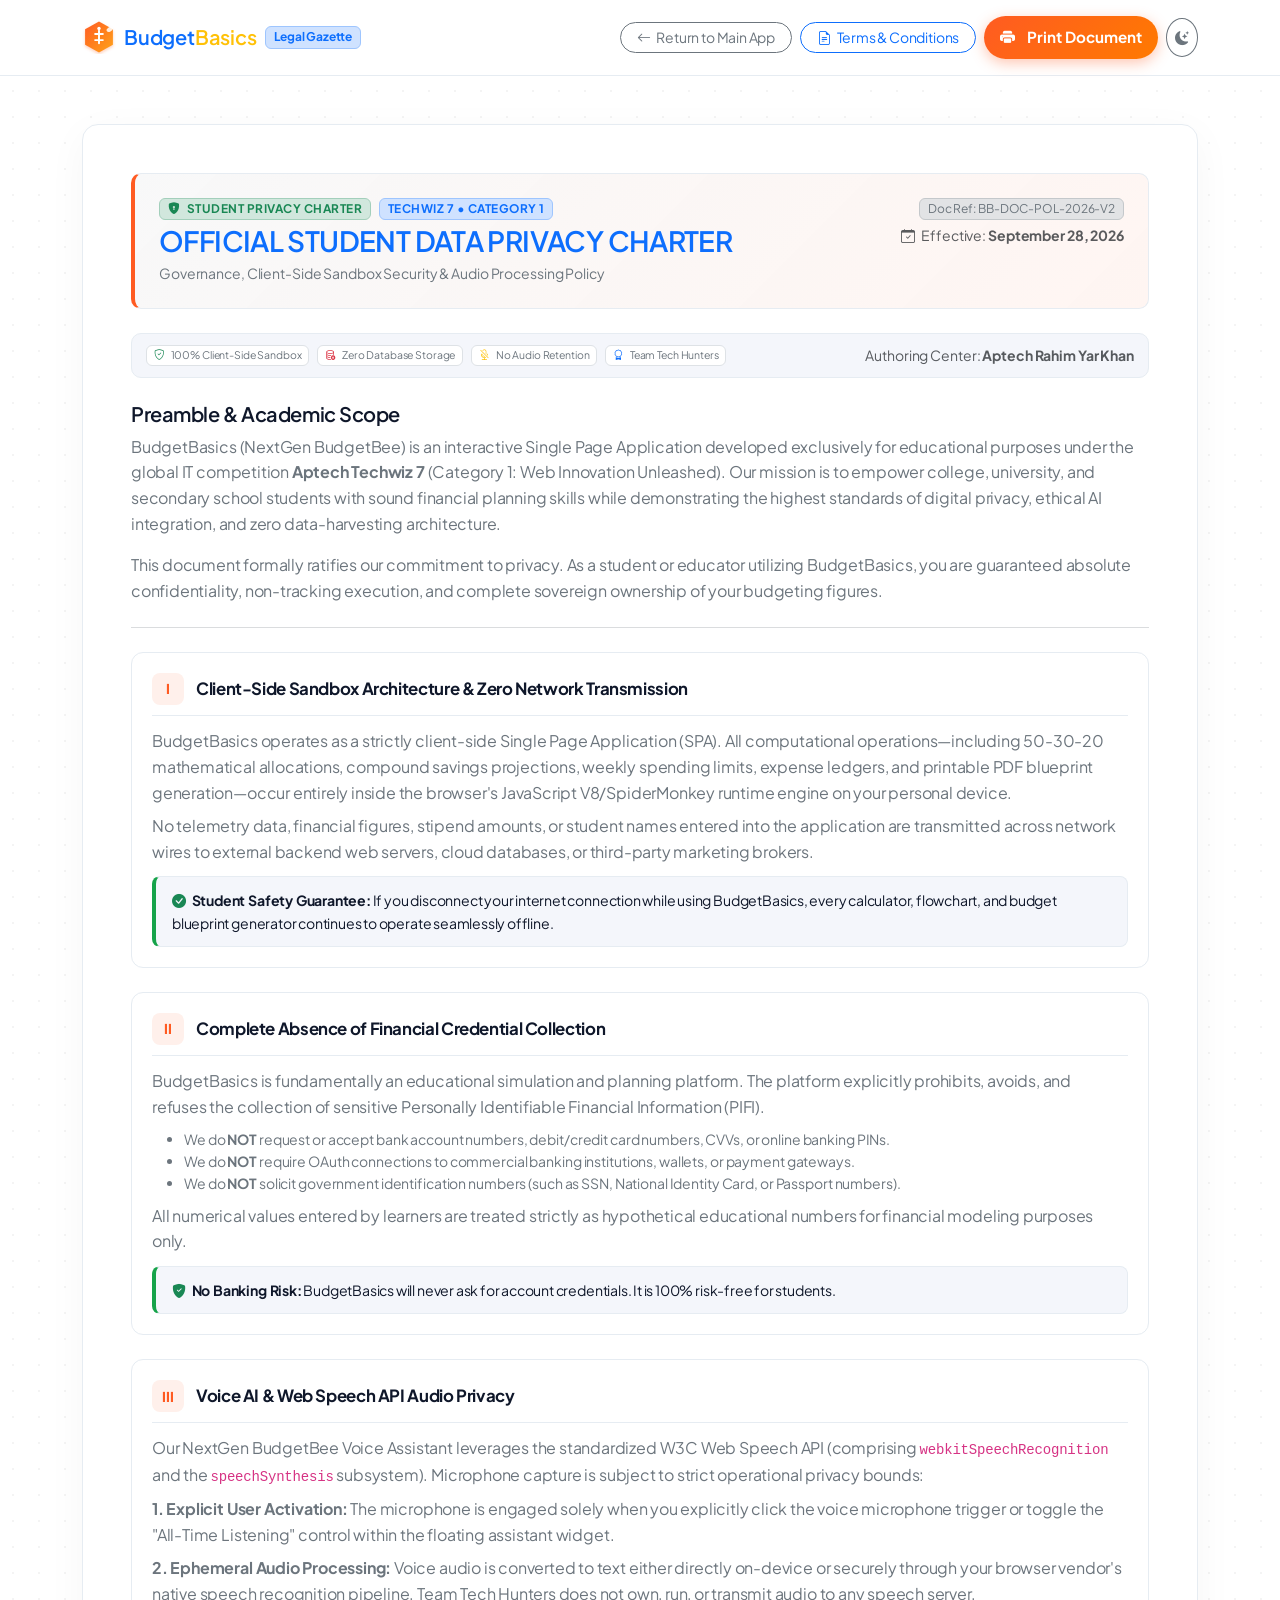
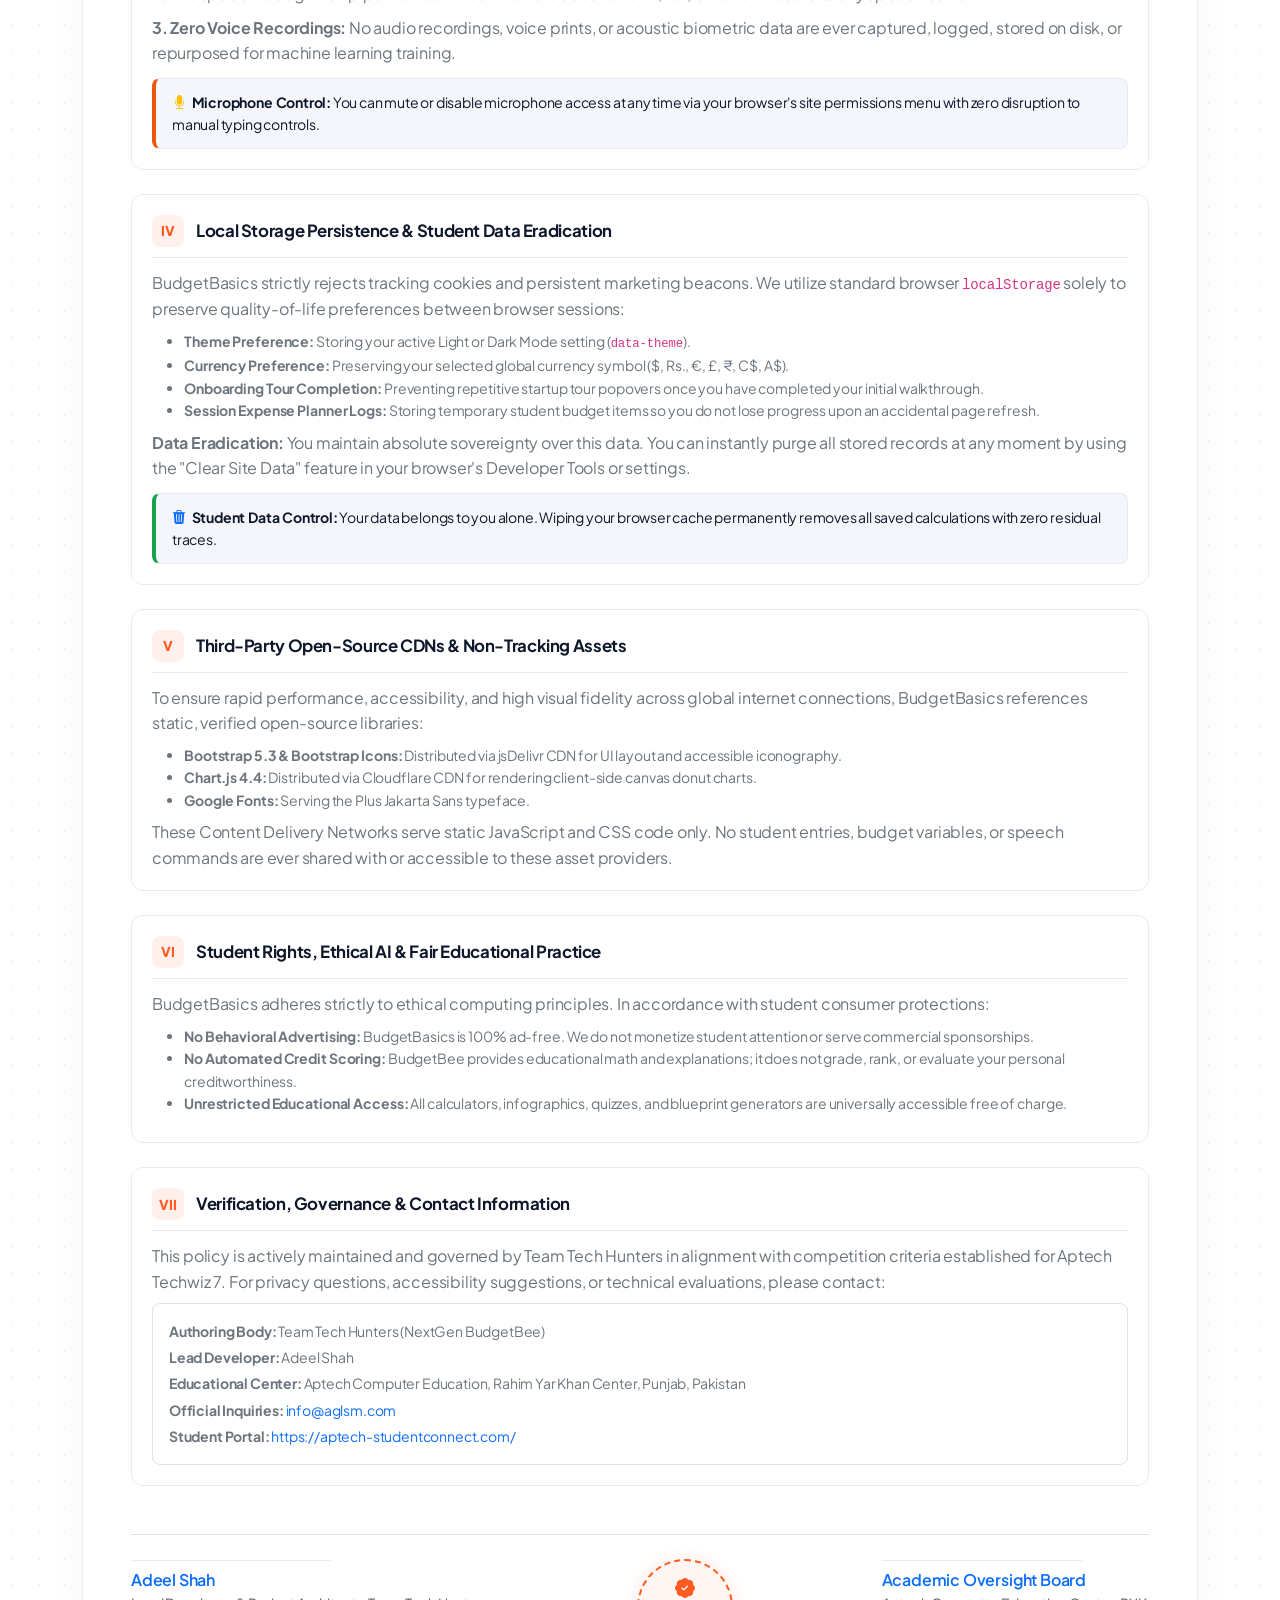
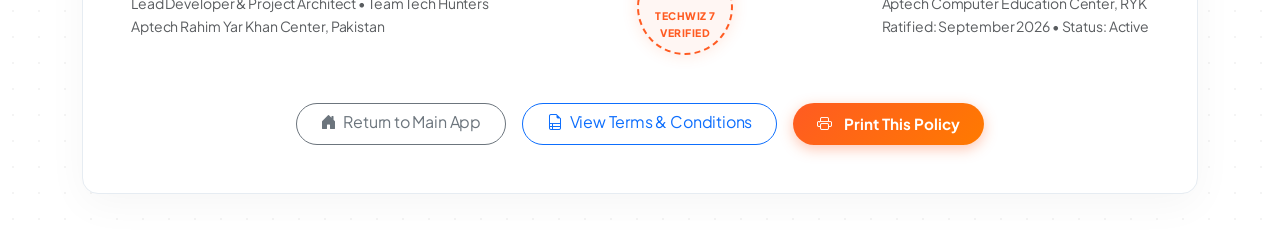
<file: privacy-policy.html>
<!DOCTYPE html>
<html lang="en" data-theme="light">
<head>
  <meta charset="UTF-8">
  <meta name="viewport" content="width=device-width, initial-scale=1.0">
  <title>Student Privacy Policy — BudgetBasics | NextGen BudgetBee</title>
  <meta name="description" content="Official Student Privacy Policy and Client-Side Data Protection Charter for BudgetBasics (NextGen BudgetBee) under Aptech Techwiz 7.">
  <link rel="icon" type="image/svg+xml" href="assets/images/logo-icon.svg">

  <!-- Google Fonts: Plus Jakarta Sans -->
  <link rel="preconnect" href="https://fonts.googleapis.com">
  <link rel="preconnect" href="https://fonts.gstatic.com" crossorigin>
  <link href="https://fonts.googleapis.com/css2?family=Plus+Jakarta+Sans:wght@400;500;600;700;800;900&display=swap" rel="stylesheet">

  <!-- Bootstrap 5.3 & Icons -->
  <link href="https://cdn.jsdelivr.net/npm/bootstrap@5.3.2/dist/css/bootstrap.min.css" rel="stylesheet">
  <link rel="stylesheet" href="https://cdn.jsdelivr.net/npm/bootstrap-icons@1.11.3/font/bootstrap-icons.min.css">

  <!-- Core Theme CSS -->
  <link rel="stylesheet" href="assets/css/style.css">
  <link rel="stylesheet" href="assets/css/responsive.css">

  <style>
    body {
      background-color: var(--bg-primary);
      color: var(--text-primary);
      font-family: 'Plus Jakarta Sans', sans-serif;
      min-height: 100vh;
    }
    .doc-nav {
      background: var(--surface);
      border-bottom: 1px solid var(--border-color);
      backdrop-filter: blur(12px);
      position: sticky;
      top: 0;
      z-index: 100;
    }
    .doc-paper {
      background: var(--surface);
      border: 1px solid var(--border-color);
      border-radius: 16px;
      box-shadow: 0 10px 40px rgba(0, 0, 0, 0.04);
    }
    @media print {
      .doc-nav, .no-print {
        display: none !important;
      }
      body {
        background: #FFFFFF !important;
        color: #0F172A !important;
      }
      .doc-paper {
        border: none !important;
        box-shadow: none !important;
        padding: 0 !important;
      }
    }
  </style>

  <script>
    // Theme initialization
    (function() {
      const savedTheme = localStorage.getItem('budget_basics_theme');
      if (savedTheme) {
        document.documentElement.setAttribute('data-theme', savedTheme);
      } else if (window.matchMedia && window.matchMedia('(prefers-color-scheme: dark)').matches) {
        document.documentElement.setAttribute('data-theme', 'dark');
      }
    })();
  </script>
</head>
<body>

  <!-- Top Sticky Navigation Bar -->
  <header class="doc-nav py-3 no-print">
    <div class="container-lg d-flex justify-content-between align-items-center flex-wrap gap-2">
      <a href="index.html" class="d-flex align-items-center gap-2 text-decoration-none">
        <img src="assets/images/logo-icon.svg" alt="BudgetBasics Logo" width="34" height="34">
        <span class="fs-5 fw-bold text-primary">Budget<span class="text-warning">Basics</span></span>
        <span class="badge bg-primary-subtle text-primary border border-primary-subtle d-none d-sm-inline-block">Legal Gazette</span>
      </a>

      <div class="d-flex align-items-center gap-2">
        <a href="index.html" class="btn btn-sm btn-outline-secondary rounded-pill px-3">
          <i class="bi bi-arrow-left me-1"></i> Return to Main App
        </a>
        <a href="terms-and-conditions.html" class="btn btn-sm btn-outline-primary rounded-pill px-3">
          <i class="bi bi-file-earmark-text me-1"></i> Terms &amp; Conditions
        </a>
        <button class="btn btn-sm btn-primary-gradient rounded-pill px-3 text-white" onclick="window.print();">
          <i class="bi bi-printer-fill me-1"></i> Print Document
        </button>
        <button class="btn btn-sm btn-outline-secondary rounded-circle p-2" id="docThemeToggle" title="Toggle Theme" onclick="toggleDocTheme();" aria-label="Toggle Dark/Light Mode">
          <i class="bi bi-moon-stars-fill" id="docThemeIcon"></i>
        </button>
      </div>
    </div>
  </header>

  <!-- Main Document Container -->
  <main class="container-lg py-4 py-lg-5">
    <div class="doc-paper p-4 p-md-5">

      <!-- Official Letterhead Header -->
      <div class="legal-doc-header-banner p-3 p-md-4 mb-4">
        <div class="d-flex justify-content-between align-items-start flex-wrap gap-3">
          <div>
            <div class="d-flex align-items-center gap-2 mb-1">
              <span class="badge bg-success-subtle text-success border border-success-subtle legal-doc-meta-badge">
                <i class="bi bi-shield-lock-fill me-1"></i> Student Privacy Charter
              </span>
              <span class="badge bg-primary-subtle text-primary border border-primary-subtle legal-doc-meta-badge">
                Techwiz 7 • Category 1
              </span>
            </div>
            <h1 class="h3 fw-bold mb-1 text-primary">OFFICIAL STUDENT DATA PRIVACY CHARTER</h1>
            <p class="text-secondary small mb-0">Governance, Client-Side Sandbox Security &amp; Audio Processing Policy</p>
          </div>
          <div class="text-end text-sm-start d-flex flex-column align-items-sm-end">
            <span class="badge bg-secondary-subtle text-secondary border border-secondary-subtle small mb-1">Doc Ref: BB-DOC-POL-2026-V2</span>
            <span class="small text-muted"><i class="bi bi-calendar-check me-1"></i> Effective: <strong>September 28, 2026</strong></span>
          </div>
        </div>
      </div>

      <!-- Document Metadata Bar -->
      <div class="legal-doc-toolbar mb-4 d-flex justify-content-between align-items-center flex-wrap gap-2">
        <div class="d-flex gap-2 flex-wrap small">
          <span class="badge bg-body border text-secondary"><i class="bi bi-shield-check text-success me-1"></i> 100% Client-Side Sandbox</span>
          <span class="badge bg-body border text-secondary"><i class="bi bi-database-x text-danger me-1"></i> Zero Database Storage</span>
          <span class="badge bg-body border text-secondary"><i class="bi bi-mic-mute text-warning me-1"></i> No Audio Retention</span>
          <span class="badge bg-body border text-secondary"><i class="bi bi-award text-primary me-1"></i> Team Tech Hunters</span>
        </div>
        <div class="small text-muted">
          <span>Authoring Center: <strong>Aptech Rahim Yar Khan</strong></span>
        </div>
      </div>

      <!-- Preamble Section -->
      <div class="mb-4">
        <h5 class="fw-bold mb-2">Preamble &amp; Academic Scope</h5>
        <p class="text-secondary">
          BudgetBasics (NextGen BudgetBee) is an interactive Single Page Application developed exclusively for educational purposes under the global IT competition <strong>Aptech Techwiz 7</strong> (Category 1: Web Innovation Unleashed). Our mission is to empower college, university, and secondary school students with sound financial planning skills while demonstrating the highest standards of digital privacy, ethical AI integration, and zero data-harvesting architecture.
        </p>
        <p class="text-secondary mb-0">
          This document formally ratifies our commitment to privacy. As a student or educator utilizing BudgetBasics, you are guaranteed absolute confidentiality, non-tracking execution, and complete sovereign ownership of your budgeting figures.
        </p>
      </div>

      <hr class="my-4 border-secondary opacity-25">

      <!-- Formal Articles Grid -->
      <div class="d-flex flex-column gap-4">

        <!-- Article I -->
        <article class="legal-article-card" id="article-1">
          <div class="legal-article-header">
            <span class="legal-article-num">I</span>
            <h2 class="legal-article-title">Client-Side Sandbox Architecture &amp; Zero Network Transmission</h2>
          </div>
          <p class="text-secondary mb-2">
            BudgetBasics operates as a strictly client-side Single Page Application (SPA). All computational operations—including 50-30-20 mathematical allocations, compound savings projections, weekly spending limits, expense ledgers, and printable PDF blueprint generation—occur entirely inside the browser's JavaScript V8/SpiderMonkey runtime engine on your personal device.
          </p>
          <p class="text-secondary mb-0">
            No telemetry data, financial figures, stipend amounts, or student names entered into the application are transmitted across network wires to external backend web servers, cloud databases, or third-party marketing brokers.
          </p>
          <div class="legal-takeaway-box">
            <i class="bi bi-check-circle-fill text-success me-1"></i>
            <strong>Student Safety Guarantee:</strong> If you disconnect your internet connection while using BudgetBasics, every calculator, flowchart, and budget blueprint generator continues to operate seamlessly offline.
          </div>
        </article>

        <!-- Article II -->
        <article class="legal-article-card" id="article-2">
          <div class="legal-article-header">
            <span class="legal-article-num">II</span>
            <h2 class="legal-article-title">Complete Absence of Financial Credential Collection</h2>
          </div>
          <p class="text-secondary mb-2">
            BudgetBasics is fundamentally an educational simulation and planning platform. The platform explicitly prohibits, avoids, and refuses the collection of sensitive Personally Identifiable Financial Information (PIFI).
          </p>
          <ul class="text-secondary small mb-2">
            <li>We do <strong>NOT</strong> request or accept bank account numbers, debit/credit card numbers, CVVs, or online banking PINs.</li>
            <li>We do <strong>NOT</strong> require OAuth connections to commercial banking institutions, wallets, or payment gateways.</li>
            <li>We do <strong>NOT</strong> solicit government identification numbers (such as SSN, National Identity Card, or Passport numbers).</li>
          </ul>
          <p class="text-secondary mb-0">
            All numerical values entered by learners are treated strictly as hypothetical educational numbers for financial modeling purposes only.
          </p>
          <div class="legal-takeaway-box">
            <i class="bi bi-shield-fill-check text-success me-1"></i>
            <strong>No Banking Risk:</strong> BudgetBasics will never ask for account credentials. It is 100% risk-free for students.
          </div>
        </article>

        <!-- Article III -->
        <article class="legal-article-card" id="article-3">
          <div class="legal-article-header">
            <span class="legal-article-num">III</span>
            <h2 class="legal-article-title">Voice AI &amp; Web Speech API Audio Privacy</h2>
          </div>
          <p class="text-secondary mb-2">
            Our NextGen BudgetBee Voice Assistant leverages the standardized W3C Web Speech API (comprising <code>webkitSpeechRecognition</code> and the <code>speechSynthesis</code> subsystem). Microphone capture is subject to strict operational privacy bounds:
          </p>
          <p class="text-secondary mb-2">
            <strong>1. Explicit User Activation:</strong> The microphone is engaged solely when you explicitly click the voice microphone trigger or toggle the "All-Time Listening" control within the floating assistant widget.
          </p>
          <p class="text-secondary mb-2">
            <strong>2. Ephemeral Audio Processing:</strong> Voice audio is converted to text either directly on-device or securely through your browser vendor's native speech recognition pipeline. Team Tech Hunters does not own, run, or transmit audio to any speech server.
          </p>
          <p class="text-secondary mb-0">
            <strong>3. Zero Voice Recordings:</strong> No audio recordings, voice prints, or acoustic biometric data are ever captured, logged, stored on disk, or repurposed for machine learning training.
          </p>
          <div class="legal-takeaway-box warning">
            <i class="bi bi-mic-fill text-warning me-1"></i>
            <strong>Microphone Control:</strong> You can mute or disable microphone access at any time via your browser's site permissions menu with zero disruption to manual typing controls.
          </div>
        </article>

        <!-- Article IV -->
        <article class="legal-article-card" id="article-4">
          <div class="legal-article-header">
            <span class="legal-article-num">IV</span>
            <h2 class="legal-article-title">Local Storage Persistence &amp; Student Data Eradication</h2>
          </div>
          <p class="text-secondary mb-2">
            BudgetBasics strictly rejects tracking cookies and persistent marketing beacons. We utilize standard browser <code>localStorage</code> solely to preserve quality-of-life preferences between browser sessions:
          </p>
          <ul class="text-secondary small mb-2">
            <li><strong>Theme Preference:</strong> Storing your active Light or Dark Mode setting (<code>data-theme</code>).</li>
            <li><strong>Currency Preference:</strong> Preserving your selected global currency symbol ($, Rs., €, £, ₹, C$, A$).</li>
            <li><strong>Onboarding Tour Completion:</strong> Preventing repetitive startup tour popovers once you have completed your initial walkthrough.</li>
            <li><strong>Session Expense Planner Logs:</strong> Storing temporary student budget items so you do not lose progress upon an accidental page refresh.</li>
          </ul>
          <p class="text-secondary mb-0">
            <strong>Data Eradication:</strong> You maintain absolute sovereignty over this data. You can instantly purge all stored records at any moment by using the "Clear Site Data" feature in your browser's Developer Tools or settings.
          </p>
          <div class="legal-takeaway-box">
            <i class="bi bi-trash3-fill text-primary me-1"></i>
            <strong>Student Data Control:</strong> Your data belongs to you alone. Wiping your browser cache permanently removes all saved calculations with zero residual traces.
          </div>
        </article>

        <!-- Article V -->
        <article class="legal-article-card" id="article-5">
          <div class="legal-article-header">
            <span class="legal-article-num">V</span>
            <h2 class="legal-article-title">Third-Party Open-Source CDNs &amp; Non-Tracking Assets</h2>
          </div>
          <p class="text-secondary mb-2">
            To ensure rapid performance, accessibility, and high visual fidelity across global internet connections, BudgetBasics references static, verified open-source libraries:
          </p>
          <ul class="text-secondary small mb-2">
            <li><strong>Bootstrap 5.3 &amp; Bootstrap Icons:</strong> Distributed via jsDelivr CDN for UI layout and accessible iconography.</li>
            <li><strong>Chart.js 4.4:</strong> Distributed via Cloudflare CDN for rendering client-side canvas donut charts.</li>
            <li><strong>Google Fonts:</strong> Serving the Plus Jakarta Sans typeface.</li>
          </ul>
          <p class="text-secondary mb-0">
            These Content Delivery Networks serve static JavaScript and CSS code only. No student entries, budget variables, or speech commands are ever shared with or accessible to these asset providers.
          </p>
        </article>

        <!-- Article VI -->
        <article class="legal-article-card" id="article-6">
          <div class="legal-article-header">
            <span class="legal-article-num">VI</span>
            <h2 class="legal-article-title">Student Rights, Ethical AI &amp; Fair Educational Practice</h2>
          </div>
          <p class="text-secondary mb-2">
            BudgetBasics adheres strictly to ethical computing principles. In accordance with student consumer protections:
          </p>
          <ul class="text-secondary small mb-2">
            <li><strong>No Behavioral Advertising:</strong> BudgetBasics is 100% ad-free. We do not monetize student attention or serve commercial sponsorships.</li>
            <li><strong>No Automated Credit Scoring:</strong> BudgetBee provides educational math and explanations; it does not grade, rank, or evaluate your personal creditworthiness.</li>
            <li><strong>Unrestricted Educational Access:</strong> All calculators, infographics, quizzes, and blueprint generators are universally accessible free of charge.</li>
          </ul>
        </article>

        <!-- Article VII -->
        <article class="legal-article-card" id="article-7">
          <div class="legal-article-header">
            <span class="legal-article-num">VII</span>
            <h2 class="legal-article-title">Verification, Governance &amp; Contact Information</h2>
          </div>
          <p class="text-secondary mb-2">
            This policy is actively maintained and governed by Team Tech Hunters in alignment with competition criteria established for Aptech Techwiz 7. For privacy questions, accessibility suggestions, or technical evaluations, please contact:
          </p>
          <div class="p-3 bg-body border rounded-3 text-secondary small mb-0">
            <p class="mb-1"><strong>Authoring Body:</strong> Team Tech Hunters (NextGen BudgetBee)</p>
            <p class="mb-1"><strong>Lead Developer:</strong> Adeel Shah</p>
            <p class="mb-1"><strong>Educational Center:</strong> Aptech Computer Education, Rahim Yar Khan Center, Punjab, Pakistan</p>
            <p class="mb-1"><strong>Official Inquiries:</strong> <a href="mailto:info@aglsm.com" class="text-primary text-decoration-none">info@aglsm.com</a></p>
            <p class="mb-0"><strong>Student Portal:</strong> <a href="https://aptech-studentconnect.com/" target="_blank" rel="noopener" class="text-primary text-decoration-none">https://aptech-studentconnect.com/</a></p>
          </div>
        </article>

      </div>

      <!-- Formal Verification & Signatory Block -->
      <div class="mt-5 pt-4 border-top">
        <div class="d-flex justify-content-between align-items-center flex-wrap gap-4">
          <div>
            <div class="legal-signature-line"></div>
            <p class="fw-bold mb-0 text-primary">Adeel Shah</p>
            <p class="small text-muted mb-0">Lead Developer &amp; Project Architect • Team Tech Hunters</p>
            <p class="small text-muted">Aptech Rahim Yar Khan Center, Pakistan</p>
          </div>

          <div class="legal-doc-seal">
            <i class="bi bi-patch-check-fill fs-5 mb-1"></i>
            <span>Techwiz 7 Verified</span>
          </div>

          <div>
            <div class="legal-signature-line"></div>
            <p class="fw-bold mb-0 text-primary">Academic Oversight Board</p>
            <p class="small text-muted mb-0">Aptech Computer Education Center, RYK</p>
            <p class="small text-muted">Ratified: September 2026 • Status: Active</p>
          </div>
        </div>
      </div>

      <!-- Return & Print Toolbar -->
      <div class="mt-5 text-center no-print d-flex justify-content-center gap-3 flex-wrap">
        <a href="index.html" class="btn btn-outline-secondary rounded-pill px-4">
          <i class="bi bi-house-door-fill me-1"></i> Return to Main App
        </a>
        <a href="terms-and-conditions.html" class="btn btn-outline-primary rounded-pill px-4">
          <i class="bi bi-file-earmark-ruled me-1"></i> View Terms &amp; Conditions
        </a>
        <button class="btn btn-primary-gradient rounded-pill px-4 text-white" onclick="window.print();">
          <i class="bi bi-printer me-1"></i> Print This Policy
        </button>
      </div>

    </div>
  </main>

  <!-- Document Theme Switcher Script -->
  <script>
    function toggleDocTheme() {
      const current = document.documentElement.getAttribute('data-theme') || 'light';
      const target = current === 'dark' ? 'light' : 'dark';
      document.documentElement.setAttribute('data-theme', target);
      localStorage.setItem('budget_basics_theme', target);
      updateDocThemeIcon(target);
    }

    function updateDocThemeIcon(theme) {
      const icon = document.getElementById('docThemeIcon');
      if (icon) {
        icon.className = theme === 'dark' ? 'bi bi-sun-fill text-warning' : 'bi bi-moon-stars-fill text-secondary';
      }
    }

    window.addEventListener('DOMContentLoaded', () => {
      const current = document.documentElement.getAttribute('data-theme') || 'light';
      updateDocThemeIcon(current);

      // Auto-trigger print if requested via query param
      if (window.location.search.includes('print=1')) {
        setTimeout(() => window.print(), 400);
      }
    });
  </script>
</body>
</html>
</file>
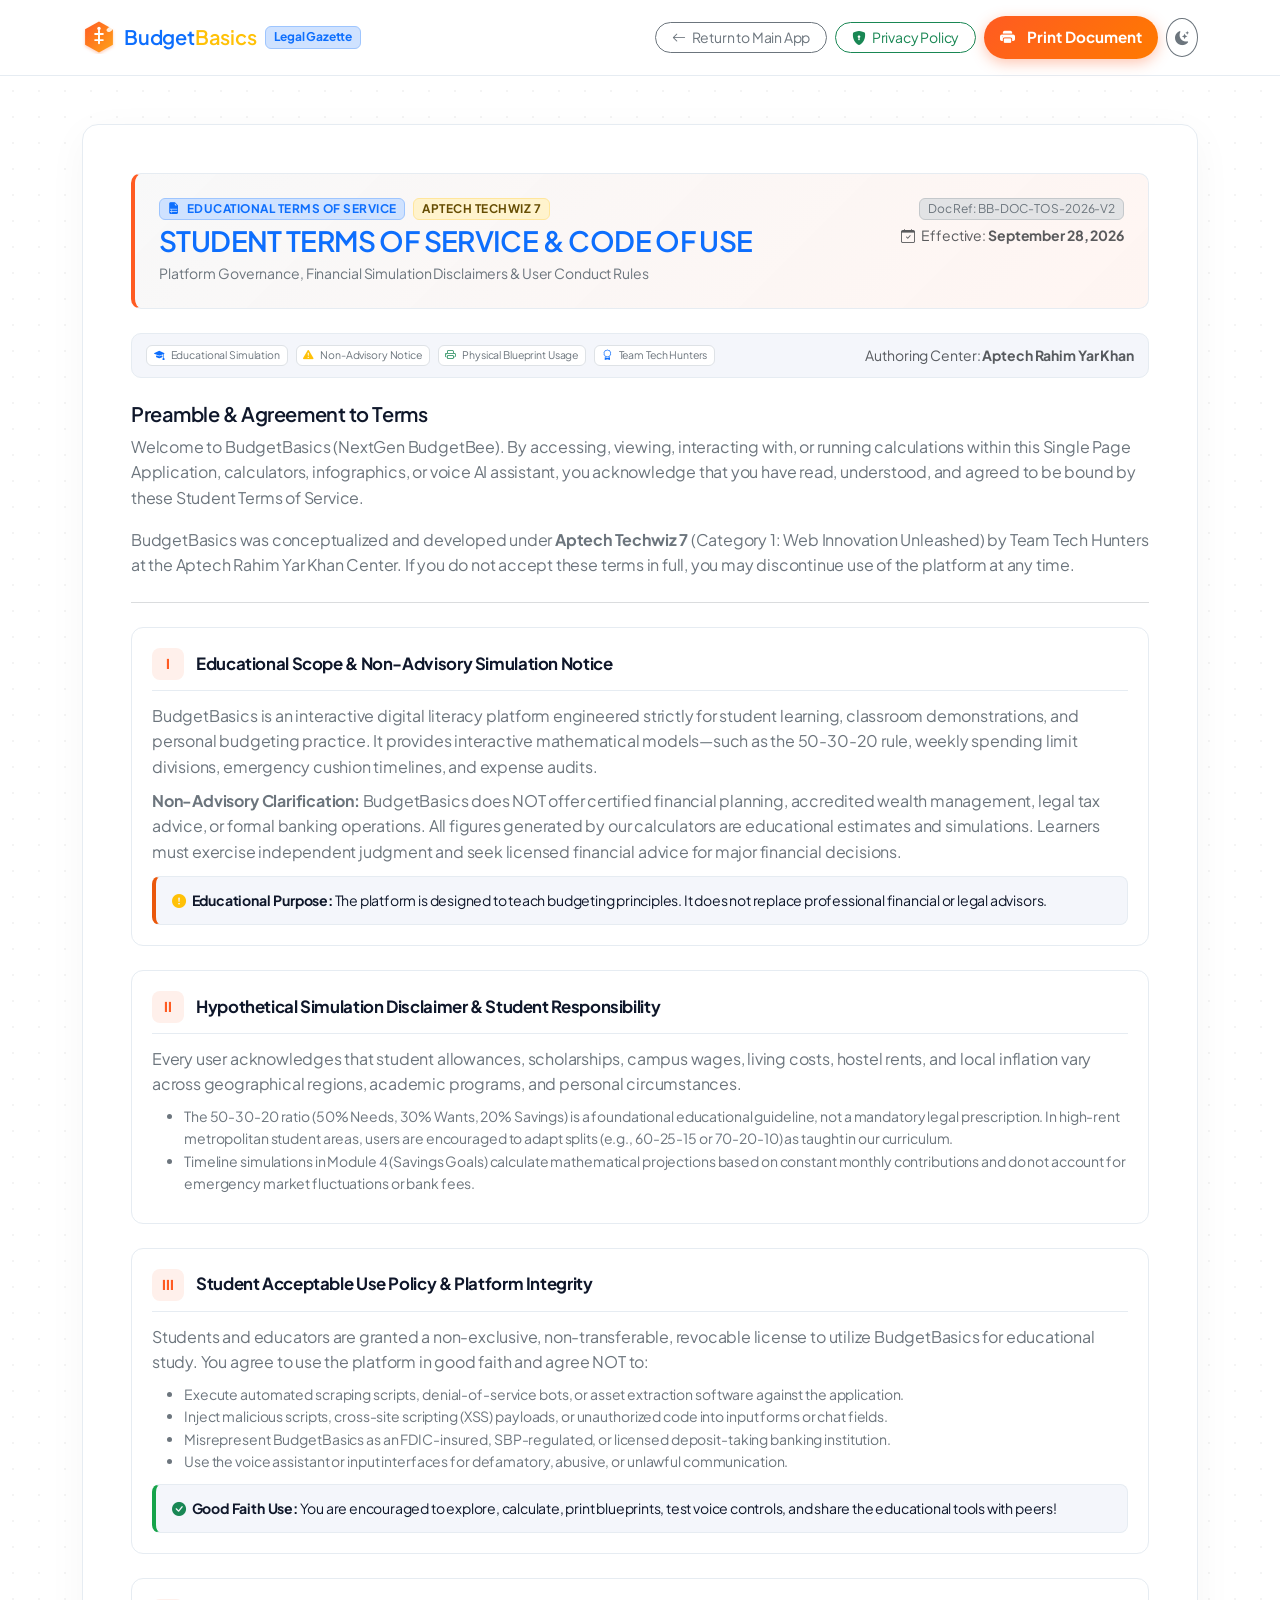
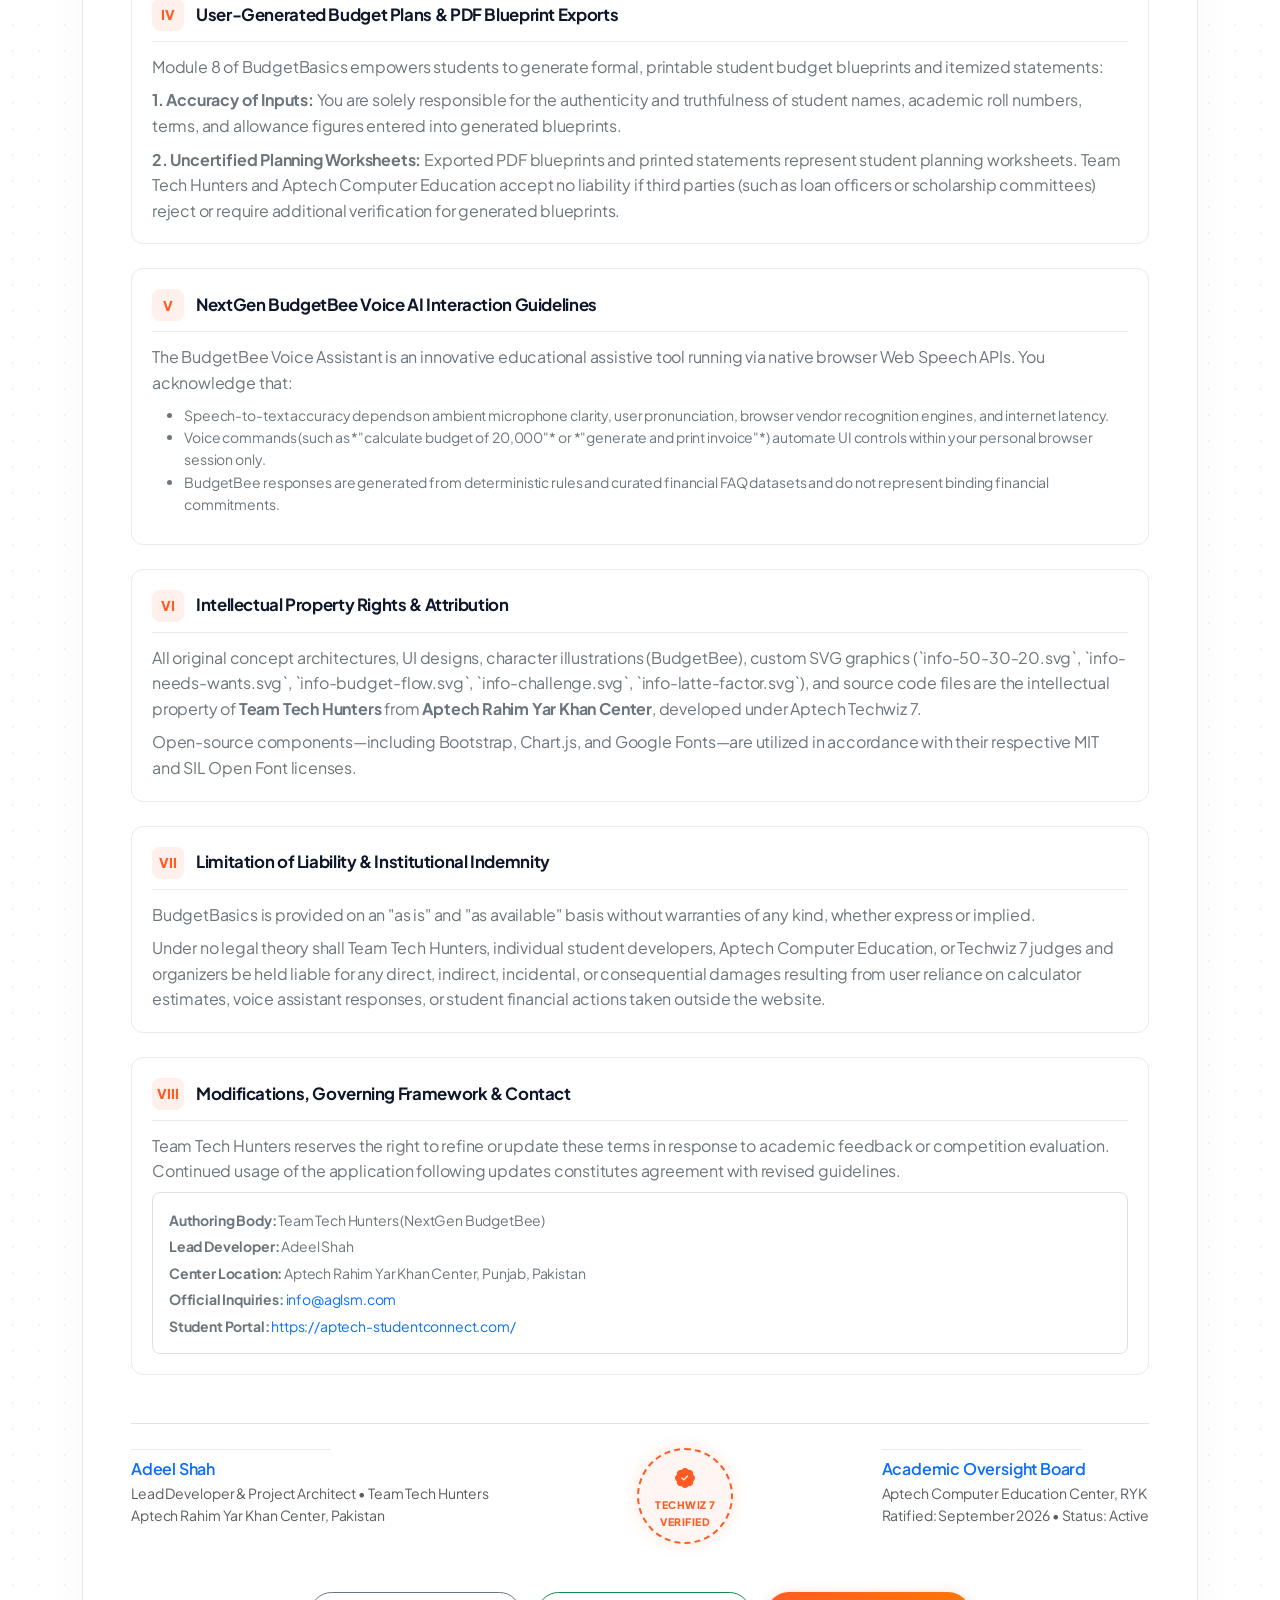
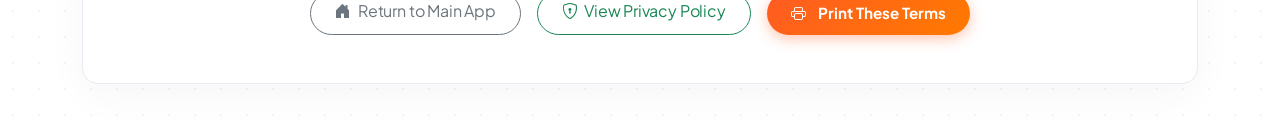
<file: terms-and-conditions.html>
<!DOCTYPE html>
<html lang="en" data-theme="light">
<head>
  <meta charset="UTF-8">
  <meta name="viewport" content="width=device-width, initial-scale=1.0">
  <title>Student Terms &amp; Conditions — BudgetBasics | NextGen BudgetBee</title>
  <meta name="description" content="Official Student Terms of Service, Acceptable Use Charter, and Educational Disclaimers for BudgetBasics (NextGen BudgetBee) under Aptech Techwiz 7.">
  <link rel="icon" type="image/svg+xml" href="assets/images/logo-icon.svg">

  <!-- Google Fonts: Plus Jakarta Sans -->
  <link rel="preconnect" href="https://fonts.googleapis.com">
  <link rel="preconnect" href="https://fonts.gstatic.com" crossorigin>
  <link href="https://fonts.googleapis.com/css2?family=Plus+Jakarta+Sans:wght@400;500;600;700;800;900&display=swap" rel="stylesheet">

  <!-- Bootstrap 5.3 & Icons -->
  <link href="https://cdn.jsdelivr.net/npm/bootstrap@5.3.2/dist/css/bootstrap.min.css" rel="stylesheet">
  <link rel="stylesheet" href="https://cdn.jsdelivr.net/npm/bootstrap-icons@1.11.3/font/bootstrap-icons.min.css">

  <!-- Core Theme CSS -->
  <link rel="stylesheet" href="assets/css/style.css">
  <link rel="stylesheet" href="assets/css/responsive.css">

  <style>
    body {
      background-color: var(--bg-primary);
      color: var(--text-primary);
      font-family: 'Plus Jakarta Sans', sans-serif;
      min-height: 100vh;
    }
    .doc-nav {
      background: var(--surface);
      border-bottom: 1px solid var(--border-color);
      backdrop-filter: blur(12px);
      position: sticky;
      top: 0;
      z-index: 100;
    }
    .doc-paper {
      background: var(--surface);
      border: 1px solid var(--border-color);
      border-radius: 16px;
      box-shadow: 0 10px 40px rgba(0, 0, 0, 0.04);
    }
    @media print {
      .doc-nav, .no-print {
        display: none !important;
      }
      body {
        background: #FFFFFF !important;
        color: #0F172A !important;
      }
      .doc-paper {
        border: none !important;
        box-shadow: none !important;
        padding: 0 !important;
      }
    }
  </style>

  <script>
    // Theme initialization
    (function() {
      const savedTheme = localStorage.getItem('budget_basics_theme');
      if (savedTheme) {
        document.documentElement.setAttribute('data-theme', savedTheme);
      } else if (window.matchMedia && window.matchMedia('(prefers-color-scheme: dark)').matches) {
        document.documentElement.setAttribute('data-theme', 'dark');
      }
    })();
  </script>
</head>
<body>

  <!-- Top Sticky Navigation Bar -->
  <header class="doc-nav py-3 no-print">
    <div class="container-lg d-flex justify-content-between align-items-center flex-wrap gap-2">
      <a href="index.html" class="d-flex align-items-center gap-2 text-decoration-none">
        <img src="assets/images/logo-icon.svg" alt="BudgetBasics Logo" width="34" height="34">
        <span class="fs-5 fw-bold text-primary">Budget<span class="text-warning">Basics</span></span>
        <span class="badge bg-primary-subtle text-primary border border-primary-subtle d-none d-sm-inline-block">Legal Gazette</span>
      </a>

      <div class="d-flex align-items-center gap-2">
        <a href="index.html" class="btn btn-sm btn-outline-secondary rounded-pill px-3">
          <i class="bi bi-arrow-left me-1"></i> Return to Main App
        </a>
        <a href="privacy-policy.html" class="btn btn-sm btn-outline-success rounded-pill px-3">
          <i class="bi bi-shield-lock-fill me-1"></i> Privacy Policy
        </a>
        <button class="btn btn-sm btn-primary-gradient rounded-pill px-3 text-white" onclick="window.print();">
          <i class="bi bi-printer-fill me-1"></i> Print Document
        </button>
        <button class="btn btn-sm btn-outline-secondary rounded-circle p-2" id="docThemeToggle" title="Toggle Theme" onclick="toggleDocTheme();" aria-label="Toggle Dark/Light Mode">
          <i class="bi bi-moon-stars-fill" id="docThemeIcon"></i>
        </button>
      </div>
    </div>
  </header>

  <!-- Main Document Container -->
  <main class="container-lg py-4 py-lg-5">
    <div class="doc-paper p-4 p-md-5">

      <!-- Official Letterhead Header -->
      <div class="legal-doc-header-banner p-3 p-md-4 mb-4">
        <div class="d-flex justify-content-between align-items-start flex-wrap gap-3">
          <div>
            <div class="d-flex align-items-center gap-2 mb-1">
              <span class="badge bg-primary-subtle text-primary border border-primary-subtle legal-doc-meta-badge">
                <i class="bi bi-file-earmark-ruled-fill me-1"></i> Educational Terms of Service
              </span>
              <span class="badge bg-warning-subtle text-warning-emphasis border border-warning-subtle legal-doc-meta-badge">
                Aptech Techwiz 7
              </span>
            </div>
            <h1 class="h3 fw-bold mb-1 text-primary">STUDENT TERMS OF SERVICE &amp; CODE OF USE</h1>
            <p class="text-secondary small mb-0">Platform Governance, Financial Simulation Disclaimers &amp; User Conduct Rules</p>
          </div>
          <div class="text-end text-sm-start d-flex flex-column align-items-sm-end">
            <span class="badge bg-secondary-subtle text-secondary border border-secondary-subtle small mb-1">Doc Ref: BB-DOC-TOS-2026-V2</span>
            <span class="small text-muted"><i class="bi bi-calendar-check me-1"></i> Effective: <strong>September 28, 2026</strong></span>
          </div>
        </div>
      </div>

      <!-- Document Metadata Bar -->
      <div class="legal-doc-toolbar mb-4 d-flex justify-content-between align-items-center flex-wrap gap-2">
        <div class="d-flex gap-2 flex-wrap small">
          <span class="badge bg-body border text-secondary"><i class="bi bi-mortarboard-fill text-primary me-1"></i> Educational Simulation</span>
          <span class="badge bg-body border text-secondary"><i class="bi bi-exclamation-triangle-fill text-warning me-1"></i> Non-Advisory Notice</span>
          <span class="badge bg-body border text-secondary"><i class="bi bi-printer text-success me-1"></i> Physical Blueprint Usage</span>
          <span class="badge bg-body border text-secondary"><i class="bi bi-award text-primary me-1"></i> Team Tech Hunters</span>
        </div>
        <div class="small text-muted">
          <span>Authoring Center: <strong>Aptech Rahim Yar Khan</strong></span>
        </div>
      </div>

      <!-- Preamble Section -->
      <div class="mb-4">
        <h5 class="fw-bold mb-2">Preamble &amp; Agreement to Terms</h5>
        <p class="text-secondary">
          Welcome to BudgetBasics (NextGen BudgetBee). By accessing, viewing, interacting with, or running calculations within this Single Page Application, calculators, infographics, or voice AI assistant, you acknowledge that you have read, understood, and agreed to be bound by these Student Terms of Service.
        </p>
        <p class="text-secondary mb-0">
          BudgetBasics was conceptualized and developed under <strong>Aptech Techwiz 7</strong> (Category 1: Web Innovation Unleashed) by Team Tech Hunters at the Aptech Rahim Yar Khan Center. If you do not accept these terms in full, you may discontinue use of the platform at any time.
        </p>
      </div>

      <hr class="my-4 border-secondary opacity-25">

      <!-- Formal Articles Grid -->
      <div class="d-flex flex-column gap-4">

        <!-- Article I -->
        <article class="legal-article-card" id="article-1">
          <div class="legal-article-header">
            <span class="legal-article-num">I</span>
            <h2 class="legal-article-title">Educational Scope &amp; Non-Advisory Simulation Notice</h2>
          </div>
          <p class="text-secondary mb-2">
            BudgetBasics is an interactive digital literacy platform engineered strictly for student learning, classroom demonstrations, and personal budgeting practice. It provides interactive mathematical models—such as the 50-30-20 rule, weekly spending limit divisions, emergency cushion timelines, and expense audits.
          </p>
          <p class="text-secondary mb-0">
            <strong>Non-Advisory Clarification:</strong> BudgetBasics does NOT offer certified financial planning, accredited wealth management, legal tax advice, or formal banking operations. All figures generated by our calculators are educational estimates and simulations. Learners must exercise independent judgment and seek licensed financial advice for major financial decisions.
          </p>
          <div class="legal-takeaway-box warning">
            <i class="bi bi-exclamation-circle-fill text-warning me-1"></i>
            <strong>Educational Purpose:</strong> The platform is designed to teach budgeting principles. It does not replace professional financial or legal advisors.
          </div>
        </article>

        <!-- Article II -->
        <article class="legal-article-card" id="article-2">
          <div class="legal-article-header">
            <span class="legal-article-num">II</span>
            <h2 class="legal-article-title">Hypothetical Simulation Disclaimer &amp; Student Responsibility</h2>
          </div>
          <p class="text-secondary mb-2">
            Every user acknowledges that student allowances, scholarships, campus wages, living costs, hostel rents, and local inflation vary across geographical regions, academic programs, and personal circumstances.
          </p>
          <ul class="text-secondary small mb-2">
            <li>The 50-30-20 ratio (50% Needs, 30% Wants, 20% Savings) is a foundational educational guideline, not a mandatory legal prescription. In high-rent metropolitan student areas, users are encouraged to adapt splits (e.g., 60-25-15 or 70-20-10) as taught in our curriculum.</li>
            <li>Timeline simulations in Module 4 (Savings Goals) calculate mathematical projections based on constant monthly contributions and do not account for emergency market fluctuations or bank fees.</li>
          </ul>
        </article>

        <!-- Article III -->
        <article class="legal-article-card" id="article-3">
          <div class="legal-article-header">
            <span class="legal-article-num">III</span>
            <h2 class="legal-article-title">Student Acceptable Use Policy &amp; Platform Integrity</h2>
          </div>
          <p class="text-secondary mb-2">
            Students and educators are granted a non-exclusive, non-transferable, revocable license to utilize BudgetBasics for educational study. You agree to use the platform in good faith and agree NOT to:
          </p>
          <ul class="text-secondary small mb-2">
            <li>Execute automated scraping scripts, denial-of-service bots, or asset extraction software against the application.</li>
            <li>Inject malicious scripts, cross-site scripting (XSS) payloads, or unauthorized code into input forms or chat fields.</li>
            <li>Misrepresent BudgetBasics as an FDIC-insured, SBP-regulated, or licensed deposit-taking banking institution.</li>
            <li>Use the voice assistant or input interfaces for defamatory, abusive, or unlawful communication.</li>
          </ul>
          <div class="legal-takeaway-box">
            <i class="bi bi-check-circle-fill text-success me-1"></i>
            <strong>Good Faith Use:</strong> You are encouraged to explore, calculate, print blueprints, test voice controls, and share the educational tools with peers!
          </div>
        </article>

        <!-- Article IV -->
        <article class="legal-article-card" id="article-4">
          <div class="legal-article-header">
            <span class="legal-article-num">IV</span>
            <h2 class="legal-article-title">User-Generated Budget Plans &amp; PDF Blueprint Exports</h2>
          </div>
          <p class="text-secondary mb-2">
            Module 8 of BudgetBasics empowers students to generate formal, printable student budget blueprints and itemized statements:
          </p>
          <p class="text-secondary mb-2">
            <strong>1. Accuracy of Inputs:</strong> You are solely responsible for the authenticity and truthfulness of student names, academic roll numbers, terms, and allowance figures entered into generated blueprints.
          </p>
          <p class="text-secondary mb-0">
            <strong>2. Uncertified Planning Worksheets:</strong> Exported PDF blueprints and printed statements represent student planning worksheets. Team Tech Hunters and Aptech Computer Education accept no liability if third parties (such as loan officers or scholarship committees) reject or require additional verification for generated blueprints.
          </p>
        </article>

        <!-- Article V -->
        <article class="legal-article-card" id="article-5">
          <div class="legal-article-header">
            <span class="legal-article-num">V</span>
            <h2 class="legal-article-title">NextGen BudgetBee Voice AI Interaction Guidelines</h2>
          </div>
          <p class="text-secondary mb-2">
            The BudgetBee Voice Assistant is an innovative educational assistive tool running via native browser Web Speech APIs. You acknowledge that:
          </p>
          <ul class="text-secondary small mb-2">
            <li>Speech-to-text accuracy depends on ambient microphone clarity, user pronunciation, browser vendor recognition engines, and internet latency.</li>
            <li>Voice commands (such as *"calculate budget of 20,000"* or *"generate and print invoice"*) automate UI controls within your personal browser session only.</li>
            <li>BudgetBee responses are generated from deterministic rules and curated financial FAQ datasets and do not represent binding financial commitments.</li>
          </ul>
        </article>

        <!-- Article VI -->
        <article class="legal-article-card" id="article-6">
          <div class="legal-article-header">
            <span class="legal-article-num">VI</span>
            <h2 class="legal-article-title">Intellectual Property Rights &amp; Attribution</h2>
          </div>
          <p class="text-secondary mb-2">
            All original concept architectures, UI designs, character illustrations (BudgetBee), custom SVG graphics (`info-50-30-20.svg`, `info-needs-wants.svg`, `info-budget-flow.svg`, `info-challenge.svg`, `info-latte-factor.svg`), and source code files are the intellectual property of <strong>Team Tech Hunters</strong> from <strong>Aptech Rahim Yar Khan Center</strong>, developed under Aptech Techwiz 7.
          </p>
          <p class="text-secondary mb-0">
            Open-source components—including Bootstrap, Chart.js, and Google Fonts—are utilized in accordance with their respective MIT and SIL Open Font licenses.
          </p>
        </article>

        <!-- Article VII -->
        <article class="legal-article-card" id="article-7">
          <div class="legal-article-header">
            <span class="legal-article-num">VII</span>
            <h2 class="legal-article-title">Limitation of Liability &amp; Institutional Indemnity</h2>
          </div>
          <p class="text-secondary mb-2">
            BudgetBasics is provided on an "as is" and "as available" basis without warranties of any kind, whether express or implied.
          </p>
          <p class="text-secondary mb-0">
            Under no legal theory shall Team Tech Hunters, individual student developers, Aptech Computer Education, or Techwiz 7 judges and organizers be held liable for any direct, indirect, incidental, or consequential damages resulting from user reliance on calculator estimates, voice assistant responses, or student financial actions taken outside the website.
          </p>
        </article>

        <!-- Article VIII -->
        <article class="legal-article-card" id="article-8">
          <div class="legal-article-header">
            <span class="legal-article-num">VIII</span>
            <h2 class="legal-article-title">Modifications, Governing Framework &amp; Contact</h2>
          </div>
          <p class="text-secondary mb-2">
            Team Tech Hunters reserves the right to refine or update these terms in response to academic feedback or competition evaluation. Continued usage of the application following updates constitutes agreement with revised guidelines.
          </p>
          <div class="p-3 bg-body border rounded-3 text-secondary small mb-0">
            <p class="mb-1"><strong>Authoring Body:</strong> Team Tech Hunters (NextGen BudgetBee)</p>
            <p class="mb-1"><strong>Lead Developer:</strong> Adeel Shah</p>
            <p class="mb-1"><strong>Center Location:</strong> Aptech Rahim Yar Khan Center, Punjab, Pakistan</p>
            <p class="mb-1"><strong>Official Inquiries:</strong> <a href="mailto:info@aglsm.com" class="text-primary text-decoration-none">info@aglsm.com</a></p>
            <p class="mb-0"><strong>Student Portal:</strong> <a href="https://aptech-studentconnect.com/" target="_blank" rel="noopener" class="text-primary text-decoration-none">https://aptech-studentconnect.com/</a></p>
          </div>
        </article>

      </div>

      <!-- Formal Verification & Signatory Block -->
      <div class="mt-5 pt-4 border-top">
        <div class="d-flex justify-content-between align-items-center flex-wrap gap-4">
          <div>
            <div class="legal-signature-line"></div>
            <p class="fw-bold mb-0 text-primary">Adeel Shah</p>
            <p class="small text-muted mb-0">Lead Developer &amp; Project Architect • Team Tech Hunters</p>
            <p class="small text-muted">Aptech Rahim Yar Khan Center, Pakistan</p>
          </div>

          <div class="legal-doc-seal">
            <i class="bi bi-patch-check-fill fs-5 mb-1"></i>
            <span>Techwiz 7 Verified</span>
          </div>

          <div>
            <div class="legal-signature-line"></div>
            <p class="fw-bold mb-0 text-primary">Academic Oversight Board</p>
            <p class="small text-muted mb-0">Aptech Computer Education Center, RYK</p>
            <p class="small text-muted">Ratified: September 2026 • Status: Active</p>
          </div>
        </div>
      </div>

      <!-- Return & Print Toolbar -->
      <div class="mt-5 text-center no-print d-flex justify-content-center gap-3 flex-wrap">
        <a href="index.html" class="btn btn-outline-secondary rounded-pill px-4">
          <i class="bi bi-house-door-fill me-1"></i> Return to Main App
        </a>
        <a href="privacy-policy.html" class="btn btn-outline-success rounded-pill px-4">
          <i class="bi bi-shield-lock me-1"></i> View Privacy Policy
        </a>
        <button class="btn btn-primary-gradient rounded-pill px-4 text-white" onclick="window.print();">
          <i class="bi bi-printer me-1"></i> Print These Terms
        </button>
      </div>

    </div>
  </main>

  <!-- Document Theme Switcher Script -->
  <script>
    function toggleDocTheme() {
      const current = document.documentElement.getAttribute('data-theme') || 'light';
      const target = current === 'dark' ? 'light' : 'dark';
      document.documentElement.setAttribute('data-theme', target);
      localStorage.setItem('budget_basics_theme', target);
      updateDocThemeIcon(target);
    }

    function updateDocThemeIcon(theme) {
      const icon = document.getElementById('docThemeIcon');
      if (icon) {
        icon.className = theme === 'dark' ? 'bi bi-sun-fill text-warning' : 'bi bi-moon-stars-fill text-secondary';
      }
    }

    window.addEventListener('DOMContentLoaded', () => {
      const current = document.documentElement.getAttribute('data-theme') || 'light';
      updateDocThemeIcon(current);

      // Auto-trigger print if requested via query param
      if (window.location.search.includes('print=1')) {
        setTimeout(() => window.print(), 400);
      }
    });
  </script>
</body>
</html>
</file>
<file: assets/css/style.css>
/* ===================================================================
   BudgetBasics - NextGen BudgetBee
   Techwiz 7: Category 1 (Web Innovation Unleashed)
   Master Stylesheet: Human-Crafted, Ultra-Modern SaaS Fintech Design
   =================================================================== */

:root {
  /* Brand Palette */
  --primary: #FF5B22;
  --primary-hover: #E04812;
  --primary-light: #FFF0EB;
  --primary-rgb: 255, 91, 34;

  --accent-amber: #FFA41B;
  --accent-amber-light: #FFF8E7;

  --secondary: #6366F1;
  --secondary-light: #EEF2FF;

  --success: #10B981;
  --success-light: #ECFDF5;

  --danger: #EF4444;
  --danger-light: #FEF2F2;

  --warning: #F59E0B;
  --warning-light: #FEF3C7;

  /* Neutrals & Surfaces */
  --bg-main: #FCFDFE;
  --bg-alt: #F4F6FB;
  --surface: #FFFFFF;
  --surface-glass: rgba(255, 255, 255, 0.82);
  --glass-bg: rgba(255, 255, 255, 0.76);
  --glass-border: rgba(255, 255, 255, 0.7);
  --glass-shadow: 0 14px 34px -8px rgba(255, 91, 34, 0.08), 0 4px 12px rgba(0, 0, 0, 0.03);
  --bg-dot: rgba(0, 0, 0, 0.045);
  --grid-line-color: rgba(255, 91, 34, 0.12);
  --grid-line-border: rgba(255, 91, 34, 0.24);

  --border-color: #E6ECF2;
  --border-focus: #FF5B22;

  /* Typography */
  --text-primary: #0F172A;
  --text-secondary: #475569;
  --text-muted: #94A3B8;
  --font-family: 'Plus Jakarta Sans', 'Inter', -apple-system, BlinkMacSystemFont, 'Segoe UI', Roboto, sans-serif;

  /* Shadows */
  --shadow-sm: 0 2px 6px rgba(0, 0, 0, 0.04);
  --shadow-md: 0 10px 25px -5px rgba(0, 0, 0, 0.06), 0 8px 10px -6px rgba(0, 0, 0, 0.04);
  --shadow-lg: 0 20px 40px -15px rgba(255, 91, 34, 0.12), 0 10px 18px -6px rgba(0, 0, 0, 0.04);
  --shadow-orange: 0 12px 28px -6px rgba(255, 91, 34, 0.35);

  --radius-sm: 8px;
  --radius-md: 16px;
  --radius-lg: 24px;
  --radius-pill: 9999px;

  --transition-fast: 0.2s cubic-bezier(0.16, 1, 0.3, 1);
  --transition-smooth: 0.35s cubic-bezier(0.16, 1, 0.3, 1);
}

/* ================= Dark Mode Variables ================= */
[data-theme="dark"] {
  --bg-main: #0B1019;
  --bg-alt: #101725;
  --surface: #151F2E;
  --surface-glass: rgba(21, 31, 46, 0.88);
  --glass-bg: rgba(21, 31, 46, 0.78);
  --glass-border: rgba(255, 255, 255, 0.08);
  --glass-shadow: 0 16px 40px -10px rgba(0, 0, 0, 0.55);
  --bg-dot: rgba(255, 255, 255, 0.055);
  --grid-line-color: rgba(255, 164, 27, 0.09);
  --grid-line-border: rgba(255, 255, 255, 0.1);

  --border-color: #243347;
  --border-focus: #FF5B22;
  --text-primary: #F8FAFC;
  --text-secondary: #CBD5E1;
  --text-muted: #8395AA;

  --primary-light: rgba(255, 91, 34, 0.18);
  --accent-amber-light: rgba(255, 164, 27, 0.18);
  --secondary-light: rgba(99, 102, 241, 0.18);
  --success-light: rgba(16, 185, 129, 0.18);
  --danger-light: rgba(239, 68, 68, 0.18);

  --shadow-sm: 0 2px 6px rgba(0, 0, 0, 0.35);
  --shadow-md: 0 10px 25px -5px rgba(0, 0, 0, 0.45);
  --shadow-lg: 0 20px 40px -15px rgba(0, 0, 0, 0.6);
}

/* Global Reset & Base */
*, *::before, *::after {
  box-sizing: border-box;
}

/* Universal Clean Scrollbars: Hide Default Browser Scrollbars Completely */
html,
body,
*,
*::before,
*::after {
  scrollbar-width: none !important;
  -ms-overflow-style: none !important;
}

::-webkit-scrollbar {
  display: none !important;
  width: 0 !important;
  height: 0 !important;
  background: transparent !important;
}

/* Modals & Dialogs Scrollbars Completely Hidden */
.modal,
.modal-dialog,
.modal-content,
.modal-body,
.modal-dialog-scrollable .modal-body,
.offcanvas,
.offcanvas-body {
  scrollbar-width: none !important;
  -ms-overflow-style: none !important;
}

.modal::-webkit-scrollbar,
.modal-body::-webkit-scrollbar,
.modal-dialog-scrollable .modal-body::-webkit-scrollbar,
.offcanvas-body::-webkit-scrollbar {
  display: none !important;
  width: 0 !important;
  height: 0 !important;
}

html {
  scroll-behavior: smooth;
}

body {
  font-family: var(--font-family);
  font-weight: 400;
  -webkit-font-smoothing: antialiased;
  -moz-osx-font-smoothing: grayscale;
  text-rendering: optimizeLegibility;
  background-color: var(--bg-main);
  background-image: radial-gradient(var(--bg-dot) 1.25px, transparent 1.25px);
  background-size: 26px 26px;
  background-position: 0 0;
  color: var(--text-primary);
  line-height: 1.6;
  letter-spacing: -0.012em;
  overflow-x: hidden;
  position: relative;
  transition: background-color var(--transition-smooth), color var(--transition-smooth);
}

p,
.section-desc,
.lead,
.text-secondary {
  font-weight: 400;
  letter-spacing: -0.012em;
}

.text-muted,
.small {
  font-weight: 400;
  letter-spacing: -0.008em;
}

/* Tame excessive font weights: refined modern SaaS semi-bold with Caviar Dreams-like slender elegance */
.fw-bold {
  font-weight: 600 !important;
}

.fw-semibold {
  font-weight: 500 !important;
}

.fw-bolder {
  font-weight: 600 !important;
}

h1, h2, h3, h4, h5, h6,
.hero-title,
.section-title,
.brand-title {
  font-weight: 600;
  letter-spacing: -0.022em;
}

a {
  color: var(--primary);
  text-decoration: none;
  transition: color var(--transition-fast);
}

a:hover {
  color: var(--primary-hover);
}

/* =========================================================================
   Cinematic Page Opening Logo Loader & Preloader (NextGen BudgetBee)
   ========================================================================= */
body.preloader-active {
  overflow: hidden !important;
}

.preloader-overlay {
  position: fixed;
  top: 0;
  left: 0;
  width: 100vw;
  height: 100vh;
  z-index: 99999;
  display: flex;
  align-items: center;
  justify-content: center;
  background: radial-gradient(circle at center, #FFFFFF 0%, #F5F7FB 100%);
  opacity: 1;
  visibility: visible;
  transition: opacity 0.4s ease-out, visibility 0.4s ease-out;
}

[data-theme="dark"] .preloader-overlay {
  background: radial-gradient(circle at center, #101826 0%, #080D14 100%);
}

.preloader-overlay.preloader-dismiss {
  opacity: 0 !important;
  visibility: hidden !important;
  pointer-events: none !important;
  backdrop-filter: none !important;
  -webkit-backdrop-filter: none !important;
  display: none !important;
}

/* Ambient Radial Honeycomb Glow */
.preloader-ambient-glow {
  position: absolute;
  width: 520px;
  height: 520px;
  border-radius: 50%;
  background: radial-gradient(circle, rgba(255, 91, 34, 0.22) 0%, rgba(255, 164, 27, 0.12) 45%, transparent 70%);
  filter: blur(60px);
  pointer-events: none;
  animation: preloaderGlowPulse 3s ease-in-out infinite alternate;
}

[data-theme="dark"] .preloader-ambient-glow {
  background: radial-gradient(circle, rgba(255, 91, 34, 0.28) 0%, rgba(255, 164, 27, 0.16) 45%, transparent 70%);
  filter: blur(75px);
}

@keyframes preloaderGlowPulse {
  0% { transform: scale(0.9) translate(-10px, -10px); opacity: 0.7; }
  100% { transform: scale(1.15) translate(10px, 10px); opacity: 1; }
}

/* Preloader Content Wrap (Centers content with smooth entrance, logo floats freely) */
.preloader-content-wrap {
  position: relative;
  z-index: 2;
  display: flex;
  flex-direction: column;
  align-items: center;
  text-align: center;
  animation: preloaderContentEnter 0.65s cubic-bezier(0.16, 1, 0.3, 1) both;
}

@keyframes preloaderContentEnter {
  0% { transform: translateY(20px) scale(0.95); opacity: 0; }
  100% { transform: translateY(0) scale(1); opacity: 1; }
}

/* Dedicated Glassmorphic Card View ONLY for Progress Bar and Bottom Text Line */
.preloader-progress-card {
  position: relative;
  z-index: 2;
  background: rgba(255, 255, 255, 0.85);
  backdrop-filter: blur(18px);
  -webkit-backdrop-filter: blur(18px);
  border: 1.5px solid rgba(255, 255, 255, 0.9);
  border-radius: 20px;
  padding: 16px 20px 14px;
  box-shadow: 0 16px 40px -10px rgba(255, 91, 34, 0.14), 0 0 0 1px rgba(0, 0, 0, 0.04);
  width: 380px;
  max-width: 90vw;
  transition: all var(--transition-fast);
}

[data-theme="dark"] .preloader-progress-card {
  background: linear-gradient(150deg, rgba(22, 33, 50, 0.92) 0%, rgba(13, 20, 31, 0.96) 100%);
  border: 1.5px solid rgba(255, 255, 255, 0.12);
  box-shadow: 0 22px 50px -10px rgba(0, 0, 0, 0.82), 0 0 28px rgba(255, 91, 34, 0.18), 0 1px 0 rgba(255, 255, 255, 0.15) inset;
}

/* Logo Animation Wrap & Pulsing Rings */
.preloader-logo-wrap {
  position: relative;
  width: 110px;
  height: 110px;
  display: flex;
  align-items: center;
  justify-content: center;
}

.preloader-hex-glow {
  position: absolute;
  width: 94px;
  height: 94px;
  border-radius: 50%;
  background: radial-gradient(circle, rgba(255, 91, 34, 0.5) 0%, rgba(255, 164, 27, 0.25) 50%, transparent 75%);
  filter: blur(14px);
  pointer-events: none;
  animation: hexGlowBreathe 2s ease-in-out infinite alternate;
}

@keyframes hexGlowBreathe {
  0% { transform: scale(0.9); opacity: 0.6; }
  100% { transform: scale(1.2); opacity: 1; }
}

.preloader-pulse-ring {
  position: absolute;
  width: 90px;
  height: 90px;
  border-radius: 50%;
  border: 2px solid rgba(255, 91, 34, 0.5);
  pointer-events: none;
  animation: ringPulse 2.4s cubic-bezier(0.215, 0.61, 0.355, 1) infinite;
}

.preloader-pulse-ring.ring-delayed {
  animation-delay: 1.2s;
  border-color: rgba(255, 164, 27, 0.4);
}

@keyframes ringPulse {
  0% { transform: scale(0.8); opacity: 0.85; }
  100% { transform: scale(1.65); opacity: 0; }
}

/* Animated SVG Emblem Elements */
.preloader-logo-svg {
  position: relative;
  z-index: 2;
  overflow: visible;
  filter: drop-shadow(0 6px 16px rgba(255, 91, 34, 0.35));
}

.preloader-orbit-hex {
  transform-origin: 50px 50px;
  animation: preloaderOrbit 12s linear infinite;
}

@keyframes preloaderOrbit {
  from { transform: rotate(0deg); }
  to { transform: rotate(360deg); }
}

.preloader-main-hex {
  transform-origin: 50px 50px;
  animation: preloaderHexPulse 2.2s ease-in-out infinite alternate;
}

@keyframes preloaderHexPulse {
  0% { transform: scale(0.97); }
  100% { transform: scale(1.03); }
}

.preloader-wing-left {
  transform-origin: 34px 32px;
  animation: wingFlutterL 0.28s ease-in-out infinite alternate;
}

.preloader-wing-right {
  transform-origin: 66px 32px;
  animation: wingFlutterR 0.28s ease-in-out infinite alternate;
}

@keyframes wingFlutterL {
  0% { transform: rotate(-35deg) scaleY(1); }
  100% { transform: rotate(-18deg) scaleY(0.85); }
}

@keyframes wingFlutterR {
  0% { transform: rotate(35deg) scaleY(1); }
  100% { transform: rotate(18deg) scaleY(0.85); }
}

.preloader-stripe-path {
  animation: stripeShimmer 2.5s ease-in-out infinite;
}

@keyframes stripeShimmer {
  0%, 100% { stroke: #FFFFFF; filter: drop-shadow(0 0 2px rgba(255, 255, 255, 0.8)); }
  50% { stroke: #FFF0EB; filter: drop-shadow(0 0 6px rgba(255, 255, 255, 1)); }
}

.preloader-sparkle {
  animation: sparkleTwinkle 1.8s ease-in-out infinite alternate;
  transform-origin: 50px 51px;
}

@keyframes sparkleTwinkle {
  0% { transform: scale(0.7); opacity: 0.6; }
  100% { transform: scale(1.3); opacity: 1; filter: drop-shadow(0 0 4px #FFA41B); }
}

/* Brand Typography in Preloader */
.preloader-title {
  font-family: var(--font-family);
  font-size: 1.7rem;
  font-weight: 800;
  letter-spacing: -0.025em;
  color: #0F172A;
  line-height: 1.2;
}

[data-theme="dark"] .preloader-title {
  color: #F8FAFC;
}

.preloader-tagline {
  font-size: 0.66rem;
  font-weight: 800;
  letter-spacing: 2px;
  color: #64748B;
  text-transform: uppercase;
  margin-top: 3px;
}

[data-theme="dark"] .preloader-tagline {
  color: #94A3B8;
}

/* 1.5px Dashed Snake Scroll-Bar Style Progress Line */
.preloader-snake-wrap {
  width: 100%;
  height: 18px;
  display: flex;
  align-items: center;
  overflow: visible;
  position: relative;
}

.preloader-snake-svg {
  width: 100%;
  height: 18px;
  overflow: visible;
}

/* Faint background track - strictly 1.5px dashed */
.preloader-snake-track {
  fill: none;
  stroke: var(--grid-line-color);
  stroke-width: 1.5px;
  stroke-dasharray: 4 6;
  stroke-linecap: round;
  opacity: 0.55;
  transition: stroke var(--transition-fast);
}

[data-theme="dark"] .preloader-snake-track {
  opacity: 0.35;
  stroke: rgba(255, 164, 27, 0.3);
}

/* Vibrant active traced line - strictly 1.5px dashed */
.preloader-snake-active {
  fill: none;
  stroke: url(#preloaderSnakeGrad);
  stroke-width: 1.5px;
  stroke-dasharray: 4 6;
  stroke-linecap: round;
  filter: drop-shadow(0 0 5px rgba(255, 91, 34, 0.7));
}

/* Tracing Arrow Head Marker matching snake scroll bar */
.preloader-snake-arrow {
  pointer-events: none;
  will-change: transform;
}

.preloader-head-pulse {
  fill: rgba(255, 91, 34, 0.28);
  animation: snakePulseAura 1.8s ease-in-out infinite;
}

.preloader-head-core {
  fill: #FFFFFF;
  filter: drop-shadow(0 0 3px rgba(255, 91, 34, 0.8));
}

[data-theme="dark"] .preloader-head-core {
  fill: #FFA41B;
}

.preloader-head-poly {
  fill: #FF5B22;
  filter: drop-shadow(0 1px 4px rgba(255, 91, 34, 0.9));
}


.preloader-step-text {
  font-size: 0.78rem;
  font-weight: 600;
  color: #64748B;
  text-align: left;
  transition: opacity 0.2s ease;
}

[data-theme="dark"] .preloader-step-text {
  color: #94A3B8;
}

.preloader-percent {
  font-size: 0.8rem;
  font-weight: 800;
  font-family: var(--font-family);
  color: #FF5B22;
  font-variant-numeric: tabular-nums;
}

@media print {
  .preloader-overlay {
    display: none !important;
  }
}

/* ================= Floating Background Ambient Canvas & Glass Objects ================= */
.bg-floating-canvas {
  position: absolute;
  top: 0;
  left: 0;
  width: 100%;
  min-height: 100%;
  bottom: 0;
  overflow: hidden;
  pointer-events: none;
  z-index: 0;
}

.ambient-orb {
  position: absolute;
  border-radius: 50%;
  filter: blur(85px);
  opacity: 0.24;
  animation: orbFloat 22s ease-in-out infinite alternate;
  pointer-events: none;
}

[data-theme="dark"] .ambient-orb {
  opacity: 0.15;
  filter: blur(100px);
}

.orb-1 {
  width: 480px;
  height: 480px;
  background: radial-gradient(circle, #FF5B22 0%, #FFA41B 70%);
  top: 60px;
  right: -80px;
  animation-duration: 20s;
}

.orb-2 {
  width: 520px;
  height: 520px;
  background: radial-gradient(circle, #FFA41B 0%, #FF5B22 70%);
  top: 1350px;
  left: -120px;
  animation-duration: 25s;
  animation-delay: -5s;
}

.orb-3 {
  width: 440px;
  height: 440px;
  background: radial-gradient(circle, #10B981 0%, #38BDF8 70%);
  top: 2600px;
  right: -60px;
  animation-duration: 24s;
  animation-delay: -10s;
}

.orb-4 {
  width: 480px;
  height: 480px;
  background: radial-gradient(circle, #6366F1 0%, #FF5B22 70%);
  top: 4000px;
  left: 3%;
  animation-duration: 28s;
  animation-delay: -15s;
}

@keyframes orbFloat {
  0% { transform: translateY(0) scale(1); }
  50% { transform: translateY(-40px) translateX(30px) scale(1.08); }
  100% { transform: translateY(30px) translateX(-20px) scale(0.95); }
}

/* Floating Glassmorphic Geometric Objects */
.floating-glass-shape {
  position: absolute;
  pointer-events: none;
  z-index: 1;
  display: flex;
  align-items: center;
  justify-content: center;
  border-radius: 18px;
  backdrop-filter: blur(10px);
  -webkit-backdrop-filter: blur(10px);
  box-shadow: 0 10px 25px rgba(0, 0, 0, 0.04);
}

.shape-coin {
  width: 46px;
  height: 46px;
  border-radius: 50%;
  background: rgba(255, 164, 27, 0.16);
  border: 1.5px solid rgba(255, 164, 27, 0.45);
  color: #FFA41B;
  font-weight: 800;
  font-size: 1.25rem;
  top: 480px;
  left: 3%;
  animation: floatSlow 8s ease-in-out infinite;
}

.shape-hexagon {
  width: 52px;
  height: 52px;
  background: rgba(255, 91, 34, 0.12);
  border: 1.5px solid rgba(255, 91, 34, 0.4);
  clip-path: polygon(50% 0%, 93% 25%, 93% 75%, 50% 100%, 7% 75%, 7% 25%);
  top: 1100px;
  right: 4%;
  animation: floatReverse 10s ease-in-out infinite;
}

.shape-star {
  width: 44px;
  height: 44px;
  border-radius: 12px;
  background: rgba(99, 102, 241, 0.12);
  border: 1.5px solid rgba(99, 102, 241, 0.4);
  color: #6366F1;
  font-size: 1.15rem;
  top: 2200px;
  left: 2%;
  animation: floatSlow 9s ease-in-out infinite;
}

.shape-pill {
  padding: 6px 14px;
  border-radius: 9999px;
  background: rgba(16, 185, 129, 0.12);
  border: 1.5px solid rgba(16, 185, 129, 0.4);
  color: #10B981;
  font-size: 0.78rem;
  font-weight: 700;
  top: 3400px;
  right: 3%;
  animation: floatReverse 11s ease-in-out infinite;
}

@keyframes floatSlow {
  0%, 100% { transform: translateY(0px) rotate(0deg); }
  50% { transform: translateY(-16px) rotate(6deg); }
}

@keyframes floatReverse {
  0%, 100% { transform: translateY(0px) rotate(0deg); }
  50% { transform: translateY(18px) rotate(-6deg); }
}

/* ================= Floating Grid Line Wireframe Panels ================= */
.floating-grid-panel {
  position: absolute;
  pointer-events: none;
  z-index: 1;
  border-radius: 20px;
  background-image: 
    linear-gradient(to right, var(--grid-line-color) 1.2px, transparent 1.2px),
    linear-gradient(to bottom, var(--grid-line-color) 1.2px, transparent 1.2px);
  background-size: 22px 22px;
  border: 1.5px solid var(--grid-line-border);
  backdrop-filter: blur(8px);
  -webkit-backdrop-filter: blur(8px);
  box-shadow: 0 16px 36px rgba(255, 91, 34, 0.05);
  opacity: 0.7;
}

[data-theme="dark"] .floating-grid-panel {
  opacity: 0.45;
  box-shadow: 0 16px 40px rgba(0, 0, 0, 0.4);
}

.grid-panel-1 {
  width: 240px;
  height: 170px;
  top: 180px;
  right: 2%;
  animation: floatGridPanel 14s ease-in-out infinite alternate;
}

.grid-panel-2 {
  width: 270px;
  height: 190px;
  top: 1250px;
  left: 1.5%;
  animation: floatGridPanelReverse 16s ease-in-out infinite alternate;
}

.grid-panel-3 {
  width: 220px;
  height: 160px;
  top: 2450px;
  right: 2.5%;
  animation: floatGridPanel 15s ease-in-out infinite alternate;
}

.grid-panel-4 {
  width: 250px;
  height: 180px;
  top: 3400px;
  left: 2%;
  animation: floatGridPanelReverse 17s ease-in-out infinite alternate;
}

.grid-panel-5 {
  width: 230px;
  height: 160px;
  top: 4300px;
  right: 2%;
  animation: floatGridPanel 16s ease-in-out infinite alternate;
}

.grid-panel-6 {
  width: 260px;
  height: 175px;
  top: 5200px;
  left: 1.8%;
  animation: floatGridPanelReverse 18s ease-in-out infinite alternate;
}

@keyframes floatGridPanel {
  0% { transform: translateY(0) rotate(-6deg); }
  50% { transform: translateY(-24px) rotate(-3deg); }
  100% { transform: translateY(14px) rotate(-8deg); }
}

@keyframes floatGridPanelReverse {
  0% { transform: translateY(0) rotate(5deg); }
  50% { transform: translateY(22px) rotate(8deg); }
  100% { transform: translateY(-16px) rotate(3deg); }
}

/* ================= Top Bar & Realtime Clock ================= */
.top-notice-bar {
  background: linear-gradient(90deg, #111827 0%, #1F2937 100%);
  color: #E5E7EB;
  font-size: 0.85rem;
  padding: 6px 0;
  border-bottom: 1px solid rgba(255, 255, 255, 0.08);
}

.top-notice-bar .badge-techwiz {
  background: linear-gradient(135deg, #FF5B22 0%, #FFA41B 100%);
  color: #FFFFFF;
  font-weight: 700;
  font-size: 0.72rem;
  padding: 3px 8px;
  border-radius: var(--radius-pill);
  letter-spacing: 0.5px;
  width: 82px;
}

.visitor-badge {
  background: rgba(255, 255, 255, 0.1);
  padding: 3px 10px;
  border-radius: var(--radius-pill);
  font-size: 0.78rem;
  color: #D1D5DB;
}

/* ================= Navbar ================= */
.navbar-custom {
  background: var(--surface-glass);
  backdrop-filter: blur(16px);
  -webkit-backdrop-filter: blur(16px);
  border-bottom: 1px solid var(--border-color);
  padding: 12px 0;
  position: sticky;
  top: 0;
  z-index: 1020;
  transition: padding 0.3s cubic-bezier(0.16, 1, 0.3, 1), 
              background 0.3s ease, 
              box-shadow 0.3s ease, 
              border-color 0.3s ease;
}

.navbar-custom.navbar-scrolled {
  padding: 8px 0;
  background: rgba(255, 255, 255, 0.94);
  backdrop-filter: blur(20px);
  -webkit-backdrop-filter: blur(20px);
  border-bottom: 1px solid rgba(255, 91, 34, 0.22);
  box-shadow: 0 10px 30px rgba(0, 0, 0, 0.08), 0 2px 6px rgba(255, 91, 34, 0.06);
}

[data-theme="dark"] .navbar-custom.navbar-scrolled {
  background: rgba(15, 23, 42, 0.94);
  backdrop-filter: blur(20px);
  -webkit-backdrop-filter: blur(20px);
  border-bottom: 1px solid rgba(255, 164, 27, 0.2);
  box-shadow: 0 10px 32px rgba(0, 0, 0, 0.55), 0 0 15px rgba(255, 91, 34, 0.15);
}

/* Custom Dropdown Menus for Streamlined Navbar (Solid Opaque Theme Backgrounds) */
.dropdown-menu-custom {
  background: #FFFFFF !important;
  color: var(--text-primary) !important;
  border: 1px solid var(--border-color) !important;
  border-radius: 16px !important;
  padding: 8px !important;
  min-width: 230px;
  animation: dropdownFadeIn 0.22s cubic-bezier(0.16, 1, 0.3, 1);
  box-shadow: 0 18px 40px rgba(0, 0, 0, 0.14), 0 0 16px rgba(255, 91, 34, 0.08) !important;
}

[data-theme="dark"] .dropdown-menu-custom {
  background: #111C2E !important;
  color: #F8FAFC !important;
  border: 1px solid rgba(255, 255, 255, 0.14) !important;
  box-shadow: 0 20px 48px rgba(0, 0, 0, 0.65), 0 0 20px rgba(255, 91, 34, 0.18) !important;
}

.dropdown-menu-custom .dropdown-item {
  color: var(--text-primary) !important;
  font-size: 0.88rem;
  font-weight: 600;
  border-radius: 10px;
  padding: 8px 12px;
  transition: all 0.2s ease;
}

[data-theme="dark"] .dropdown-menu-custom .dropdown-item {
  color: #E2E8F0 !important;
}

.dropdown-menu-custom .dropdown-item:hover {
  background: rgba(255, 91, 34, 0.12) !important;
  color: #FF5B22 !important;
  transform: translateX(4px);
}

@keyframes dropdownFadeIn {
  from { opacity: 0; transform: translateY(8px); }
  to { opacity: 1; transform: translateY(0); }
}

/* Single Clean Dropdown Caret (Right-Aligned in Mobile, Smooth Rotating) */
.nav-link.dropdown-toggle::after {
  display: inline-block;
  margin-left: 8px;
  vertical-align: 0.16em;
  content: "";
  border-top: 0.35em solid currentColor;
  border-right: 0.3em solid transparent;
  border-bottom: 0;
  border-left: 0.3em solid transparent;
  transition: transform 0.22s cubic-bezier(0.16, 1, 0.3, 1);
  opacity: 0.8;
}

.nav-link.dropdown-toggle.show::after,
.nav-link.dropdown-toggle[aria-expanded="true"]::after {
  transform: rotate(180deg);
  opacity: 1;
  color: var(--primary);
}

/* ================= Brand Typography & Logo Icon Mark ================= */
.navbar-brand {
  text-decoration: none !important;
  transition: transform var(--transition-fast);
  padding: 0;
}

.navbar-brand:hover {
  text-decoration: none !important;
}

.brand-logo-icon {
  width: 40px;
  height: 40px;
  object-fit: contain;
  transition: transform 0.3s cubic-bezier(0.34, 1.56, 0.64, 1), filter var(--transition-fast);
  filter: drop-shadow(0 3px 8px rgba(255, 91, 34, 0.3));
}

.navbar-brand:hover .brand-logo-icon,
.footer-brand-wrap:hover .brand-logo-icon {
  transform: scale(1.08) rotate(4deg);
}

.brand-text-wrap {
  display: flex;
  flex-direction: column;
  justify-content: center;
  line-height: 1;
}

.brand-title {
  font-family: var(--font-family);
  font-size: 1.35rem;
  font-weight: 800;
  letter-spacing: -0.025em;
  color: #0F172A;
  line-height: 1.15;
  transition: color var(--transition-fast);
}

.brand-title .brand-accent,
.brand-accent {
  background: linear-gradient(135deg, #FF5B22 0%, #FFA41B 100%);
  -webkit-background-clip: text;
  -webkit-text-fill-color: transparent;
  font-weight: 800;
}

.brand-tagline {
  font-size: 0.62rem;
  font-weight: 800;
  letter-spacing: 1.8px;
  color: #64748B;
  text-transform: uppercase;
  margin-top: 2px;
  line-height: 1;
  transition: color var(--transition-fast);
}

/* Footer Brand Typography */
.footer-brand-wrap {
  display: inline-flex;
  align-items: center;
  gap: 12px;
  text-decoration: none;
}

.footer-brand-title {
  font-size: 1.45rem;
  font-weight: 800;
  color: #FFFFFF !important;
}

.footer-brand-tagline {
  color: #9CA3AF;
  font-size: 0.64rem;
  letter-spacing: 1.8px;
  font-weight: 700;
}

/* Dark Theme Adaptations for Brand */
[data-theme="dark"] .brand-title {
  color: #F8FAFC !important;
}

[data-theme="dark"] .brand-tagline {
  color: #94A3B8 !important;
}

[data-theme="dark"] .brand-logo-icon {
  filter: drop-shadow(0 3px 10px rgba(255, 164, 27, 0.45));
}

[data-theme="dark"] .brand-title .brand-accent,
[data-theme="dark"] .brand-accent {
  background: linear-gradient(135deg, #FF7A45 0%, #FFC107 100%);
  -webkit-background-clip: text;
  -webkit-text-fill-color: transparent;
}


.nav-link {
  font-weight: 600;
  font-size: 0.94rem;
  color: var(--text-secondary) !important;
  padding: 8px 14px !important;
  border-radius: var(--radius-pill);
  transition: all var(--transition-fast);
}

.nav-link:hover, .nav-link.active {
  color: var(--primary) !important;
  background-color: var(--primary-light);
}

.nav-currency-select {
  border: 1px solid var(--border-color);
  background-color: var(--surface);
  color: var(--text-primary);
  font-size: 0.86rem;
  font-weight: 600;
  border-radius: var(--radius-pill);
  padding: 5px 12px;
  cursor: pointer;
  outline: none;
}

/* Theme Toggle Button */
.btn-theme-toggle {
  width: 40px;
  height: 40px;
  border-radius: 50%;
  display: flex;
  align-items: center;
  justify-content: center;
  background: var(--bg-alt);
  border: 1px solid var(--border-color);
  color: var(--text-primary);
  cursor: pointer;
  transition: all var(--transition-fast);
}

.btn-theme-toggle:hover {
  background: var(--primary-light);
  color: var(--primary);
  transform: rotate(18deg);
}

/* Custom Buttons */
.btn-primary-gradient {
  background: linear-gradient(135deg, #FF5B22 0%, #FF7A00 100%);
  color: #FFFFFF !important;
  font-weight: 700;
  font-size: 0.95rem;
  padding: 10px 22px;
  border-radius: var(--radius-pill);
  border: none;
  box-shadow: 0 4px 14px rgba(255, 91, 34, 0.35);
  display: inline-flex;
  align-items: center;
  gap: 8px;
  transition: all var(--transition-fast);
  cursor: pointer;
}

.btn-primary-gradient:hover {
  transform: translateY(-2px);
  box-shadow: 0 6px 20px rgba(255, 91, 34, 0.45);
}

.btn-primary-gradient:active {
  transform: translateY(0);
}

.btn-outline-soft {
  background: var(--surface);
  color: var(--text-primary);
  font-weight: 700;
  font-size: 0.95rem;
  padding: 10px 20px;
  border-radius: var(--radius-pill);
  border: 1px solid var(--border-color);
  display: inline-flex;
  align-items: center;
  gap: 8px;
  transition: all var(--transition-fast);
  cursor: pointer;
}

.btn-outline-soft:hover {
  border-color: var(--primary);
  color: var(--primary);
  background-color: var(--primary-light);
  transform: translateY(-2px);
}

/* ================= Hero Section ================= */
.hero-section {
  position: relative;
  padding: 70px 0 80px;
  background: radial-gradient(circle at 80% 20%, rgba(255, 91, 34, 0.08) 0%, transparent 60%),
              radial-gradient(circle at 10% 80%, rgba(255, 164, 27, 0.06) 0%, transparent 50%);
  overflow: hidden;
}

.pill-badge {
  display: inline-flex;
  align-items: center;
  gap: 8px;
  padding: 6px 16px;
  border-radius: var(--radius-pill);
  background: var(--primary-light);
  color: var(--primary);
  font-size: 0.85rem;
  font-weight: 700;
  border: 1px solid rgba(255, 91, 34, 0.2);
  margin-bottom: 1.5rem;
}

.hero-title {
  font-size: 3.4rem;
  font-weight: 800;
  line-height: 1.15;
  letter-spacing: -0.03em;
  margin-bottom: 1.25rem;
  color: var(--text-primary);
}

.hero-title .gradient-text {
  background: linear-gradient(135deg, #FF5B22 0%, #FFA41B 100%);
  -webkit-background-clip: text;
  -webkit-text-fill-color: transparent;
}

.hero-subtitle {
  font-size: 1.12rem;
  color: var(--text-secondary);
  line-height: 1.7;
  max-width: 540px;
  margin-bottom: 2rem;
}

.social-proof-wrap {
  display: flex;
  align-items: center;
  gap: 14px;
  margin-top: 2rem;
}

.avatar-stack {
  display: flex;
}

.avatar-stack img {
  width: 36px;
  height: 36px;
  border-radius: 50%;
  border: 2px solid var(--surface);
  margin-left: -10px;
}

.avatar-stack img:first-child {
  margin-left: 0;
}

.social-proof-text {
  font-size: 0.88rem;
  font-weight: 600;
  color: var(--text-secondary);
}

.social-proof-text .stars {
  color: #F59E0B;
}

/* Hero Phone Mockup Container */
.hero-mockup-wrapper {
  position: relative;
  display: flex;
  justify-content: center;
  align-items: center;
}

.hero-phone-img {
  max-width: 100%;
  width: 480px;
  height: auto;
  filter: drop-shadow(0 25px 35px rgba(255, 91, 34, 0.16));
  animation: floatMockup 6s ease-in-out infinite;
}

@keyframes floatMockup {
  0%, 100% { transform: translateY(0px); }
  50% { transform: translateY(-10px); }
}

/* ================= Trust Partner Marquee ================= */
.trust-strip {
  padding: 30px 0;
  border-top: 1px solid var(--border-color);
  border-bottom: 1px solid var(--border-color);
  background-color: var(--surface);
}

.trust-title {
  font-size: 0.82rem;
  text-transform: uppercase;
  letter-spacing: 1px;
  font-weight: 700;
  color: var(--text-muted);
  text-align: center;
  margin-bottom: 1.25rem;
}

.trust-logos {
  display: flex;
  justify-content: space-around;
  align-items: center;
  flex-wrap: wrap;
  gap: 24px;
  opacity: 0.7;
}

.trust-logo-item {
  display: flex;
  align-items: center;
  gap: 8px;
  font-weight: 700;
  font-size: 1.05rem;
  color: var(--text-secondary);
}

/* ================= Section Headers ================= */
.section-wrapper {
  padding: 85px 0;
  position: relative;
  background-color: var(--bg-main);
}

.section-wrapper.bg-alt {
  background-color: var(--bg-alt);
}

.section-tag {
  display: inline-block;
  font-size: 0.8rem;
  font-weight: 800;
  text-transform: uppercase;
  letter-spacing: 1px;
  color: var(--primary);
  background: var(--primary-light);
  padding: 5px 14px;
  border-radius: var(--radius-pill);
  margin-bottom: 12px;
}

.section-title {
  font-size: 2.35rem;
  font-weight: 800;
  letter-spacing: -0.02em;
  color: var(--text-primary);
  margin-bottom: 12px;
}

.section-desc {
  font-size: 1.05rem;
  color: var(--text-secondary);
  max-width: 650px;
  margin: 0 auto 40px;
}

/* ================= Feature Grid Cards ================= */
.feature-card {
  background: var(--glass-bg);
  backdrop-filter: blur(14px);
  -webkit-backdrop-filter: blur(14px);
  border: 1px solid var(--glass-border);
  box-shadow: var(--glass-shadow);
  border-radius: var(--radius-md);
  padding: 28px;
  transition: all var(--transition-smooth);
  height: 100%;
  position: relative;
  overflow: hidden;
}

.feature-card:hover {
  transform: translateY(-6px);
  border-color: var(--primary);
  box-shadow: var(--shadow-lg);
}

.feature-icon-box {
  width: 54px;
  height: 54px;
  border-radius: 16px;
  display: flex;
  align-items: center;
  justify-content: center;
  font-size: 1.45rem;
  margin-bottom: 18px;
  transition: transform var(--transition-fast);
}

.feature-card:hover .feature-icon-box {
  transform: scale(1.1);
}

.icon-orange {
  background: var(--primary-light);
  color: var(--primary);
}

.icon-amber {
  background: var(--accent-amber-light);
  color: var(--accent-amber);
}

.icon-green {
  background: var(--success-light);
  color: var(--success);
}

.icon-purple {
  background: var(--secondary-light);
  color: var(--secondary);
}

.feature-card h3 {
  font-size: 1.22rem;
  font-weight: 700;
  margin-bottom: 10px;
  color: var(--text-primary);
}

.feature-card p {
  color: var(--text-secondary);
  font-size: 0.93rem;
  line-height: 1.6;
  margin-bottom: 0;
}

/* ================= Stats Impact Banner ================= */
.impact-stats-banner {
  background: linear-gradient(135deg, #E02B1D 0%, #FF5B22 50%, #FF7A00 100%);
  border-radius: var(--radius-lg);
  padding: 42px 30px;
  color: #FFFFFF;
  box-shadow: 0 20px 40px rgba(224, 43, 29, 0.28);
  margin: 40px 0;
}

.stat-item {
  display: flex;
  align-items: center;
  gap: 16px;
}

.stat-icon {
  width: 48px;
  height: 48px;
  border-radius: 50%;
  background: rgba(255, 255, 255, 0.2);
  display: flex;
  align-items: center;
  justify-content: center;
  font-size: 1.3rem;
}

.stat-num {
  font-size: 2.1rem;
  font-weight: 800;
  line-height: 1.1;
  letter-spacing: -0.02em;
}

.stat-label {
  font-size: 0.88rem;
  color: rgba(255, 255, 255, 0.85);
  font-weight: 600;
}

/* ================= 3 Simple Steps ================= */
.step-card {
  background: var(--glass-bg);
  backdrop-filter: blur(14px);
  -webkit-backdrop-filter: blur(14px);
  border: 1px solid var(--glass-border);
  box-shadow: var(--glass-shadow);
  border-radius: var(--radius-md);
  padding: 32px 24px;
  text-align: center;
  position: relative;
  transition: all var(--transition-smooth);
}

.step-card:hover {
  transform: translateY(-5px);
  box-shadow: var(--shadow-md);
}

.step-number-badge {
  width: 38px;
  height: 38px;
  border-radius: 50%;
  background: linear-gradient(135deg, #FF5B22, #FFA41B);
  color: #FFFFFF;
  font-weight: 800;
  font-size: 1rem;
  display: flex;
  align-items: center;
  justify-content: center;
  margin: -51px auto 16px;
  box-shadow: 0 4px 10px rgba(255, 91, 34, 0.35);
}

/* ================= Interactive Calculator Card ================= */
.calc-card {
  background: var(--glass-bg);
  backdrop-filter: blur(14px);
  -webkit-backdrop-filter: blur(14px);
  border: 1px solid var(--glass-border);
  border-radius: var(--radius-lg);
  padding: 36px;
  box-shadow: var(--glass-shadow);
}

.form-control-custom {
  background-color: var(--bg-main);
  border: 1.5px solid var(--border-color);
  border-radius: var(--radius-md);
  color: var(--text-primary);
  font-weight: 600;
  font-size: 1.05rem;
  padding: 12px 18px;
  transition: all var(--transition-fast);
}

.form-control-custom:focus {
  background-color: var(--surface);
  border-color: var(--primary);
  box-shadow: 0 0 0 4px rgba(255, 91, 34, 0.15);
  color: var(--text-primary);
}

.form-label-custom {
  font-weight: 700;
  font-size: 0.92rem;
  color: var(--text-primary);
  margin-bottom: 8px;
}

/* ================= Needs vs Wants Interactive Module ================= */
.nvw-card {
  background: var(--glass-bg);
  backdrop-filter: blur(14px);
  -webkit-backdrop-filter: blur(14px);
  border: 1px solid var(--glass-border);
  box-shadow: var(--glass-shadow);
  border-radius: var(--radius-md);
  padding: 24px;
  transition: all var(--transition-smooth);
}

.nvw-btn-group {
  display: flex;
  gap: 10px;
  margin-top: 14px;
}

.btn-need-choice {
  flex: 1;
  padding: 9px;
  border-radius: var(--radius-pill);
  font-weight: 700;
  font-size: 0.88rem;
  border: 1.5px solid #3B82F6;
  background: #EFF6FF;
  color: #1D4ED8;
  cursor: pointer;
  transition: all var(--transition-fast);
}

.btn-need-choice:hover {
  background: #3B82F6;
  color: #FFFFFF;
}

.btn-want-choice {
  flex: 1;
  padding: 9px;
  border-radius: var(--radius-pill);
  font-weight: 700;
  font-size: 0.88rem;
  border: 1.5px solid #FF5B22;
  background: #FFF7ED;
  color: #C2410C;
  cursor: pointer;
  transition: all var(--transition-fast);
}

.btn-want-choice:hover {
  background: #FF5B22;
  color: #FFFFFF;
}

.nvw-feedback {
  margin-top: 14px;
  padding: 12px 16px;
  border-radius: var(--radius-sm);
  font-size: 0.88rem;
  display: none;
}

.nvw-feedback.correct {
  display: block;
  background: var(--success-light);
  border: 1px solid var(--success);
  color: #065F46;
}

.nvw-feedback.incorrect {
  display: block;
  background: var(--danger-light);
  border: 1px solid var(--danger);
  color: #991B1B;
}

/* ================= Expense Planner Table ================= */
.expense-table-card {
  background: var(--glass-bg);
  backdrop-filter: blur(14px);
  -webkit-backdrop-filter: blur(14px);
  border: 1px solid var(--glass-border);
  border-radius: var(--radius-lg);
  overflow: hidden;
  box-shadow: var(--glass-shadow);
}

.expense-table th {
  background: var(--bg-alt);
  color: var(--text-secondary);
  font-weight: 700;
  font-size: 0.85rem;
  text-transform: uppercase;
  letter-spacing: 0.5px;
  padding: 14px 18px;
  border-bottom: 1.5px solid var(--border-color);
}

.expense-table td {
  padding: 14px 18px;
  vertical-align: middle;
  border-bottom: 1px solid var(--border-color);
  color: var(--text-primary);
  font-size: 0.94rem;
}

/* ================= AI Chatbot Assistant (Voice STT / TTS) ================= */
.chatbot-wrapper {
  background: var(--surface);
  border: 1.5px solid var(--border-color);
  border-radius: var(--radius-lg);
  box-shadow: var(--shadow-lg);
  overflow: hidden;
  display: flex;
  flex-direction: column;
  height: 600px;
}

.chatbot-header {
  background: linear-gradient(135deg, #111827 0%, #1F2937 100%);
  color: #FFFFFF;
  padding: 18px 24px;
  display: flex;
  align-items: center;
  justify-content: space-between;
}

.chatbot-header .avatar-bot {
  width: 44px;
  height: 44px;
  border-radius: 50%;
  background: linear-gradient(135deg, #FF5B22, #FFA41B);
  padding: 4px;
}

.chatbot-messages {
  flex: 1;
  padding: 24px;
  overflow-y: auto;
  display: flex;
  flex-direction: column;
  gap: 16px;
  background: var(--bg-main);
}

.chat-bubble {
  max-width: 82%;
  padding: 14px 18px;
  border-radius: 18px;
  font-size: 0.94rem;
  line-height: 1.55;
  position: relative;
}

.chat-bubble.bot {
  background: var(--surface);
  border: 1px solid var(--border-color);
  color: var(--text-primary);
  align-self: flex-start;
  border-bottom-left-radius: 4px;
  box-shadow: var(--shadow-sm);
}

.chat-bubble.user {
  background: linear-gradient(135deg, #FF5B22 0%, #FF7A00 100%);
  color: #FFFFFF;
  align-self: flex-end;
  border-bottom-right-radius: 4px;
  box-shadow: 0 4px 12px rgba(255, 91, 34, 0.25);
}

.chat-suggestions {
  display: flex;
  flex-wrap: wrap;
  gap: 8px;
  margin-top: 10px;
}

.suggestion-chip {
  background: var(--primary-light);
  color: var(--primary);
  border: 1px solid rgba(255, 91, 34, 0.25);
  border-radius: var(--radius-pill);
  padding: 5px 12px;
  font-size: 0.8rem;
  font-weight: 600;
  cursor: pointer;
  transition: all var(--transition-fast);
}

.suggestion-chip:hover {
  background: var(--primary);
  color: #FFFFFF;
}

.chatbot-input-bar {
  padding: 16px 20px;
  background: var(--surface);
  border-top: 1px solid var(--border-color);
  display: flex;
  align-items: center;
  gap: 10px;
}

.btn-voice {
  width: 50px;
  height: 50px;
  min-width: 50px;
  min-height: 50px;
  flex-shrink: 0;
  border-radius: 50%;
  border: 1.5px solid var(--border-color);
  background: var(--bg-alt);
  color: var(--text-primary);
  display: inline-flex;
  align-items: center;
  justify-content: center;
  padding: 0;
  font-size: 1.25rem;
  cursor: pointer;
  transition: all var(--transition-fast);
}

.chatbot-input-bar .btn-voice {
  width: 50px;
  height: 50px;
  min-width: 50px;
  min-height: 50px;
  flex-shrink: 0;
  border-radius: 50%;
  display: inline-flex;
  align-items: center;
  justify-content: center;
  padding: 0;
}

.chatbot-input-bar .btn-voice i {
  display: flex;
  align-items: center;
  justify-content: center;
  width: 100%;
  height: 100%;
  font-size: 1.25rem;
  line-height: 1;
}

.btn-voice:hover, .btn-voice.recording {
  background: #EF4444;
  color: #FFFFFF;
  border-color: #EF4444;
  animation: pulseMic 1.5s infinite;
}

@keyframes pulseMic {
  0% { box-shadow: 0 0 0 0 rgba(239, 68, 68, 0.4); }
  70% { box-shadow: 0 0 0 10px rgba(239, 68, 68, 0); }
  100% { box-shadow: 0 0 0 0 rgba(239, 68, 68, 0); }
}

/* ================= Invoice Printable Section ================= */
.invoice-card {
  background: #FFFFFF;
  color: #111827;
  border: 1px solid #E5E7EB;
  border-radius: var(--radius-lg);
  padding: 44px;
  box-shadow: var(--shadow-md);
  position: relative;
}

.invoice-header-banner {
  border-bottom: 2px solid #FF5B22;
  padding-bottom: 20px;
  margin-bottom: 24px;
}

.invoice-meta-badge {
  font-size: 0.78rem;
  font-weight: 700;
  text-transform: uppercase;
  color: #4B5563;
  letter-spacing: 0.5px;
}

/* Print Stylesheet located at bottom of stylesheet for full cascade precedence */

/* ================= Footer (Upgraded Hero-Grade Visuals & Floating Shapes) ================= */
.site-footer {
  position: relative;
  background: linear-gradient(180deg, #0D1424 0%, #080D18 100%);
  color: #94A3B8;
  padding: 75px 0 35px;
  font-size: 0.92rem;
  border-top: 1.5px solid rgba(255, 91, 34, 0.22);
  box-shadow: 0 -6px 28px rgba(255, 91, 34, 0.08);
  overflow: hidden;
}

/* Footer Background Canvas & Ambient Glowing Orbs */
.footer-bg-canvas {
  position: absolute;
  inset: 0;
  pointer-events: none;
  overflow: hidden;
  z-index: 1;
}

.footer-orb {
  position: absolute;
  border-radius: 50%;
  filter: blur(75px);
  pointer-events: none;
  opacity: 0.35;
}

.footer-orb-1 {
  width: 320px;
  height: 320px;
  top: -80px;
  right: 6%;
  background: radial-gradient(circle, rgba(255, 91, 34, 0.4) 0%, transparent 70%);
  animation: footerOrbPulse 10s ease-in-out infinite alternate;
}

.footer-orb-2 {
  width: 280px;
  height: 280px;
  bottom: -60px;
  left: 5%;
  background: radial-gradient(circle, rgba(255, 164, 27, 0.32) 0%, transparent 70%);
  animation: footerOrbPulse 13s ease-in-out infinite alternate-reverse;
}

@keyframes footerOrbPulse {
  0% { transform: scale(1) translateY(0); opacity: 0.28; }
  100% { transform: scale(1.18) translateY(18px); opacity: 0.45; }
}

/* Footer Floating Geometric Glass Objects */
.footer-glass-shape {
  position: absolute;
  pointer-events: none;
  backdrop-filter: blur(8px);
  background: rgba(255, 255, 255, 0.04);
  border: 1px solid rgba(255, 255, 255, 0.1);
  border-radius: 12px;
  display: flex;
  align-items: center;
  justify-content: center;
  font-weight: 700;
  box-shadow: 0 10px 24px rgba(0, 0, 0, 0.35);
  user-select: none;
}

.footer-shape-coin {
  top: 24%;
  left: 3%;
  width: 44px;
  height: 44px;
  border-radius: 50%;
  font-size: 1.15rem;
  color: #FFA41B;
  border-color: rgba(255, 164, 27, 0.3);
  animation: floatShape 8s ease-in-out infinite alternate;
}

.footer-shape-hex {
  bottom: 25%;
  right: 3%;
  width: 38px;
  height: 38px;
  border-radius: 10px;
  transform: rotate(45deg);
  border-color: rgba(255, 91, 34, 0.3);
  animation: floatShape 10s ease-in-out infinite alternate-reverse;
}

.footer-shape-star {
  top: 36%;
  right: 28%;
  width: 36px;
  height: 36px;
  font-size: 0.95rem;
  color: #FF5B22;
  border-color: rgba(255, 91, 34, 0.25);
  animation: floatShape 9s ease-in-out infinite alternate;
}

.footer-shape-shield {
  bottom: 30%;
  left: 33%;
  width: 36px;
  height: 36px;
  font-size: 0.95rem;
  color: #10B981;
  border-color: rgba(16, 185, 129, 0.25);
  animation: floatShape 11s ease-in-out infinite alternate-reverse;
}

/* Footer Typography & Navigation */
.footer-brand-title {
  color: #FFFFFF !important;
  font-size: 1.35rem;
  font-weight: 800;
  letter-spacing: -0.02em;
}

.footer-brand-tagline {
  color: #94A3B8 !important;
  font-size: 0.65rem;
  font-weight: 700;
  letter-spacing: 0.12em;
}

.footer-heading {
  color: #FFFFFF;
  font-size: 1.05rem;
  font-weight: 700;
  letter-spacing: -0.01em;
  margin-bottom: 20px;
  display: flex;
  align-items: center;
  gap: 8px;
}

.footer-heading-dot {
  display: inline-block;
  width: 7px;
  height: 7px;
  border-radius: 50%;
  background: #FF5B22;
  box-shadow: 0 0 10px #FF5B22;
}

.footer-nav-link {
  display: inline-flex;
  align-items: center;
  gap: 6px;
  color: #94A3B8 !important;
  text-decoration: none;
  font-size: 0.88rem;
  transition: all var(--transition-fast);
  padding: 3px 0;
}

.footer-nav-link .footer-link-arrow {
  font-size: 0.75rem;
  color: #64748B;
  transition: transform var(--transition-fast), color var(--transition-fast);
}

.footer-nav-link:hover {
  color: #FFFFFF !important;
  transform: translateX(4px);
}

.footer-nav-link:hover .footer-link-arrow {
  color: #FF5B22;
  transform: translateX(3px);
}

/* Social Media Icon Buttons */
.footer-social-btn {
  width: 38px;
  height: 38px;
  border-radius: 50%;
  background: rgba(255, 255, 255, 0.05);
  border: 1px solid rgba(255, 255, 255, 0.12);
  color: #CBD5E1;
  display: inline-flex;
  align-items: center;
  justify-content: center;
  font-size: 1rem;
  transition: all var(--transition-fast);
  text-decoration: none;
}

.footer-social-btn:hover {
  background: #FF5B22;
  border-color: #FF5B22;
  color: #FFFFFF;
  transform: translateY(-3px);
  box-shadow: 0 6px 16px rgba(255, 91, 34, 0.45);
}

/* Footer Interactive Subscribe Box */
.footer-subscribe-box {
  background: rgba(255, 255, 255, 0.04);
  border: 1px solid rgba(255, 255, 255, 0.1);
  backdrop-filter: blur(10px);
}

.footer-subscribe-box input {
  background: rgba(255, 255, 255, 0.08) !important;
  color: #FFFFFF !important;
}

.footer-subscribe-box input::placeholder {
  color: #64748B !important;
}

/* View Site Map Flow Button */
.btn-footer-sitemap {
  background: rgba(255, 255, 255, 0.06);
  border: 1.5px solid rgba(255, 255, 255, 0.16);
  color: #E2E8F0;
  font-weight: 600;
  transition: all var(--transition-fast);
}

.btn-footer-sitemap:hover {
  background: rgba(255, 91, 34, 0.22);
  border-color: #FF5B22;
  color: #FFFFFF;
  box-shadow: 0 4px 14px rgba(255, 91, 34, 0.35);
}

.footer-bottom {
  border-top: 1px solid rgba(255, 255, 255, 0.08);
  margin-top: 50px;
  padding-top: 24px;
  font-size: 0.85rem;
}

.footer-bottom a {
  color: #94A3B8;
  text-decoration: none;
  transition: color var(--transition-fast);
}

.footer-bottom a:hover {
  color: #FF5B22;
}

/* Mobile Header Quick Actions */
.btn-mobile-header {
  width: 36px;
  height: 36px;
  padding: 0;
  border-radius: 50%;
  display: inline-flex;
  align-items: center;
  justify-content: center;
  font-size: 0.95rem;
  border: 1px solid var(--border-color);
  background: var(--surface);
  color: var(--text-primary);
  transition: all var(--transition-fast);
}

.btn-mobile-header:hover {
  color: var(--primary);
  border-color: var(--primary);
}

/* Global Search Input Group & Chips (Properly Balanced Icon & Text Padding) */
.search-input-group {
  background: var(--bg-alt);
  border: 1.5px solid var(--border-color);
  border-radius: var(--radius-pill);
  overflow: hidden;
  transition: border-color var(--transition-fast);
}

.search-input-group:focus-within {
  border-color: var(--primary);
  box-shadow: 0 0 0 3px rgba(255, 91, 34, 0.15);
}

.search-input-group .search-icon-addon {
  padding: 12px 14px 12px 18px !important;
  color: var(--primary) !important;
  display: flex;
  align-items: center;
  justify-content: center;
}

.search-input-group .search-modal-input {
  padding: 12px 18px 12px 4px !important;
  background: transparent !important;
  color: var(--text-primary) !important;
}

.search-input-group .search-modal-input::placeholder {
  color: var(--text-muted);
}

.search-tag-chip {
  font-size: 0.78rem !important;
  padding: 4px 10px !important;
  font-weight: 600;
  transition: all var(--transition-fast);
}

.search-tag-chip:hover {
  background: var(--primary) !important;
  color: #FFFFFF !important;
  border-color: var(--primary) !important;
}

/* ================= Back to top button (Centered in Bottom Screen Area) ================= */
.btn-back-to-top {
  position: fixed;
  bottom: 24px;
  left: 50% !important;
  right: auto !important;
  transform: translateX(-50%) translateY(20px);
  width: 48px;
  height: 48px;
  border-radius: 50%;
  background: linear-gradient(135deg, #FF5B22, #FFA41B);
  color: #FFFFFF;
  border: none;
  box-shadow: 0 6px 18px rgba(255, 91, 34, 0.4);
  display: flex;
  align-items: center;
  justify-content: center;
  font-size: 1.25rem;
  cursor: pointer;
  opacity: 0;
  pointer-events: none;
  transition: opacity var(--transition-smooth), transform var(--transition-smooth), box-shadow var(--transition-fast);
  z-index: 1060; /* Higher than backdrops & fixed content */
}

.btn-back-to-top.show {
  opacity: 1;
  pointer-events: auto;
  transform: translateX(-50%) translateY(0);
}

.btn-back-to-top:hover {
  transform: translateX(-50%) translateY(-4px);
  box-shadow: 0 10px 24px rgba(255, 91, 34, 0.55);
}

/* ================= Floating Chatbot Launcher in Bottom-Right ================= */
.floating-chatbot-launcher {
  position: fixed;
  bottom: 24px;
  right: 24px;
  width: 58px;
  height: 58px;
  border-radius: 50%;
  background: linear-gradient(135deg, #FF5B22 0%, #FFA41B 100%);
  color: #FFFFFF;
  border: none;
  box-shadow: 0 10px 28px rgba(255, 91, 34, 0.45);
  display: flex;
  align-items: center;
  justify-content: center;
  font-size: 1.55rem;
  cursor: pointer;
  z-index: 1050;
  transition: transform 0.25s cubic-bezier(0.16, 1, 0.3, 1), box-shadow 0.25s ease;
}

.floating-chatbot-launcher:hover {
  transform: scale(1.08) translateY(-2px);
  box-shadow: 0 14px 34px rgba(255, 91, 34, 0.55);
}

.floating-chatbot-launcher .online-dot {
  position: absolute;
  top: 3px;
  right: 3px;
  width: 14px;
  height: 14px;
  border-radius: 50%;
  background: #10B981;
  border: 2.5px solid #FFFFFF;
  box-shadow: 0 0 6px #10B981;
}

.floating-chatbot-launcher .launcher-pill-hint {
  position: absolute;
  right: 68px;
  background: var(--surface);
  color: var(--text-primary);
  border: 1px solid var(--border-color);
  padding: 5px 12px;
  border-radius: 20px;
  font-size: 0.78rem;
  font-weight: 700;
  white-space: nowrap;
  box-shadow: var(--shadow-md);
  pointer-events: none;
  opacity: 0.95;
  transition: opacity 0.2s ease, transform 0.2s ease;
}

.floating-chatbot-launcher .launcher-voice-pulse {
  position: absolute;
  top: -8px;
  left: -8px;
  right: -8px;
  bottom: -8px;
  border-radius: 50%;
  border: 3px solid rgba(255, 91, 34, 0.7);
  opacity: 0;
  pointer-events: none;
  transition: opacity 0.3s ease;
}

.floating-chatbot-launcher.is-speaking .launcher-voice-pulse {
  opacity: 1;
  animation: launcherVoicePulseAnim 1.4s ease-out infinite;
  border-color: rgba(255, 91, 34, 0.9);
}

.floating-chatbot-launcher.is-listening .launcher-voice-pulse {
  opacity: 1;
  animation: launcherVoicePulseAnim 1.1s ease-out infinite;
  border-color: rgba(16, 185, 129, 0.9);
}

@keyframes launcherVoicePulseAnim {
  0% {
    transform: scale(0.96);
    box-shadow: 0 0 0 0 rgba(255, 91, 34, 0.7);
    opacity: 1;
  }
  70% {
    transform: scale(1.4);
    box-shadow: 0 0 0 16px rgba(255, 91, 34, 0);
    opacity: 0;
  }
  100% {
    transform: scale(1.45);
    box-shadow: 0 0 0 0 rgba(255, 91, 34, 0);
    opacity: 0;
  }
}

.launcher-voice-bars {
  display: flex;
  align-items: center;
  justify-content: center;
  gap: 3px;
  height: 22px;
}

.launcher-voice-bars span {
  display: inline-block;
  width: 3.5px;
  height: 100%;
  background: #FFFFFF;
  border-radius: 3px;
  animation: voiceBarBounce 0.8s ease-in-out infinite alternate;
}

.launcher-voice-bars span:nth-child(1) { height: 35%; animation-delay: 0.1s; }
.launcher-voice-bars span:nth-child(2) { height: 90%; animation-delay: 0.3s; }
.launcher-voice-bars span:nth-child(3) { height: 60%; animation-delay: 0.2s; }
.launcher-voice-bars span:nth-child(4) { height: 100%; animation-delay: 0.4s; }

@keyframes voiceBarBounce {
  0% { transform: scaleY(0.3); }
  100% { transform: scaleY(1); }
}

.floating-chatbot-launcher.is-speaking {
  background: linear-gradient(135deg, #FF5B22 0%, #E11D48 100%) !important;
  box-shadow: 0 12px 32px rgba(255, 91, 34, 0.65) !important;
}

.floating-chatbot-launcher.is-speaking #chatLauncherIcon {
  display: none !important;
}

.floating-chatbot-launcher.is-speaking .launcher-voice-bars {
  display: flex !important;
}

.floating-chatbot-launcher.is-speaking .launcher-pill-hint {
  opacity: 1 !important;
  transform: translateX(-4px);
  color: #FF5B22 !important;
  font-weight: 800 !important;
}

.floating-chatbot-launcher.is-listening {
  background: linear-gradient(135deg, #10B981 0%, #059669 100%) !important;
  box-shadow: 0 12px 32px rgba(16, 185, 129, 0.65) !important;
}

.chat-bubble-actions {
  display: flex;
  align-items: center;
  gap: 6px;
  margin-top: 6px;
  padding-top: 6px;
  border-top: 1px dashed rgba(0, 0, 0, 0.08);
}

[data-theme="dark"] .chat-bubble-actions {
  border-top-color: rgba(255, 255, 255, 0.1);
}

.btn-bubble-speak {
  background: transparent;
  border: 1px solid rgba(255, 91, 34, 0.3);
  color: #FF5B22;
  font-size: 0.72rem;
  font-weight: 600;
  border-radius: 12px;
  padding: 2px 8px;
  display: inline-flex;
  align-items: center;
  gap: 4px;
  cursor: pointer;
  transition: all 0.2s ease;
}

.btn-bubble-speak:hover {
  background: rgba(255, 91, 34, 0.1);
  border-color: #FF5B22;
  color: #FF5B22;
}

.btn-bubble-speak.is-speaking {
  background: #FF5B22;
  color: #FFFFFF;
}

[data-theme="dark"] .btn-bubble-speak {
  border-color: rgba(255, 164, 27, 0.4);
  color: #FFA41B;
}

[data-theme="dark"] .btn-bubble-speak:hover {
  background: rgba(255, 164, 27, 0.15);
}

[data-theme="dark"] .btn-bubble-speak.is-speaking {
  background: #FFA41B;
  color: #0F172A;
}

.form-label-custom.text-nowrap,
.form-label.text-nowrap {
  white-space: nowrap !important;
}

.floating-chatbot-window {
  position: fixed;
  bottom: 92px;
  right: 24px;
  width: 400px;
  max-width: calc(100vw - 32px);
  height: 590px;
  max-height: calc(100vh - 115px);
  background: var(--surface);
  border: 1px solid var(--border-color);
  border-radius: var(--radius-lg);
  box-shadow: 0 25px 60px -15px rgba(0, 0, 0, 0.28);
  display: flex;
  flex-direction: column;
  overflow: hidden;
  z-index: 1049;
  transform: translateY(24px) scale(0.95);
  opacity: 0;
  pointer-events: none;
  transition: transform 0.28s cubic-bezier(0.16, 1, 0.3, 1), opacity 0.25s ease;
}

.floating-chatbot-window.active {
  transform: translateY(0) scale(1);
  opacity: 1;
  pointer-events: auto;
}

.floating-chatbot-window .chatbot-messages {
  flex: 1;
  padding: 18px 20px;
  overflow-y: auto;
  display: flex;
  flex-direction: column;
  gap: 14px;
  background: var(--bg-main);
}

.floating-chatbot-window .chat-bubble {
  max-width: 86%;
  padding: 12px 16px;
  border-radius: 16px;
  font-size: 0.9rem;
  line-height: 1.5;
}

/* ================= Comprehensive Dark Mode Fixes for Inputs, Tables, Cards ================= */
[data-theme="dark"] .form-control,
[data-theme="dark"] .form-select,
[data-theme="dark"] .form-control-custom,
[data-theme="dark"] input[type="text"],
[data-theme="dark"] input[type="number"],
[data-theme="dark"] input[type="date"],
[data-theme="dark"] input[type="email"],
[data-theme="dark"] textarea,
[data-theme="dark"] select {
  background-color: #121A28 !important;
  border-color: #27374D !important;
  color: #F8FAFC !important;
}

[data-theme="dark"] .form-control::placeholder,
[data-theme="dark"] .form-control-custom::placeholder,
[data-theme="dark"] textarea::placeholder {
  color: #64748B !important;
}

[data-theme="dark"] .form-control:focus,
[data-theme="dark"] .form-select:focus,
[data-theme="dark"] .form-control-custom:focus {
  background-color: #162235 !important;
  border-color: #FF5B22 !important;
  box-shadow: 0 0 0 3px rgba(255, 91, 34, 0.25) !important;
  color: #FFFFFF !important;
}

[data-theme="dark"] .input-group-text {
  background-color: #1A2638 !important;
  border-color: #27374D !important;
  color: #CBD5E1 !important;
}

/* Table Dark Theme Optimization */
[data-theme="dark"] .table,
[data-theme="dark"] .expense-table {
  --bs-table-bg: transparent !important;
  --bs-table-color: #E2E8F0 !important;
  --bs-table-hover-bg: rgba(255, 255, 255, 0.04) !important;
  --bs-table-hover-color: #F8FAFC !important;
  border-color: #24344B !important;
  color: #E2E8F0 !important;
}

[data-theme="dark"] .table thead th,
[data-theme="dark"] .expense-table th,
[data-theme="dark"] .table-light,
[data-theme="dark"] .table-light th {
  background-color: #162030 !important;
  color: #94A3B8 !important;
  border-bottom: 2px solid #283A52 !important;
}

[data-theme="dark"] .table td,
[data-theme="dark"] .expense-table td {
  background-color: #121A28 !important;
  color: #E2E8F0 !important;
  border-color: #1E2B3E !important;
}

[data-theme="dark"] .table tr:hover td {
  background-color: #182436 !important;
}

[data-theme="dark"] .table-bordered,
[data-theme="dark"] .table-bordered th,
[data-theme="dark"] .table-bordered td {
  border-color: #24344B !important;
}

[data-theme="dark"] .table-success,
[data-theme="dark"] .table-success td {
  background-color: rgba(16, 185, 129, 0.12) !important;
  color: #34D399 !important;
}

/* =========================================================================
   Dark Theme Friendly Styles: Buttons, Borders & Elevated Contrast
   ========================================================================= */

/* Bootstrap Dark Theme Border Variable Synchronization */
[data-theme="dark"],
[data-bs-theme="dark"] {
  --bs-border-color: #24344B !important;
  --bs-border-color-translucent: rgba(255, 255, 255, 0.08) !important;
  --bs-body-bg: #0B1019;
  --bs-body-color: #F8FAFC;
  --bs-tertiary-bg: #151F2E;
  --bs-secondary-bg: #101725;
}

/* Global Border overrides for dark theme */
[data-theme="dark"] .border,
[data-theme="dark"] .border-top,
[data-theme="dark"] .border-bottom,
[data-theme="dark"] .border-start,
[data-theme="dark"] .border-end {
  border-color: #24344B !important;
}

/* Module 2: Needs vs Wants Card Buttons in Dark Mode (Soft, non-contrasted Saas styling) */
[data-theme="dark"] .btn-need-choice {
  background: rgba(59, 130, 246, 0.14) !important;
  border: 1.5px solid rgba(59, 130, 246, 0.42) !important;
  color: #93C5FD !important;
}

[data-theme="dark"] .btn-need-choice:hover {
  background: #2563EB !important;
  border-color: #3B82F6 !important;
  color: #FFFFFF !important;
  box-shadow: 0 4px 14px rgba(37, 99, 235, 0.35);
}

[data-theme="dark"] .btn-want-choice {
  background: rgba(255, 91, 34, 0.14) !important;
  border: 1.5px solid rgba(255, 91, 34, 0.42) !important;
  color: #FDBA74 !important;
}

[data-theme="dark"] .btn-want-choice:hover {
  background: #FF5B22 !important;
  border-color: #FF5B22 !important;
  color: #FFFFFF !important;
  box-shadow: 0 4px 14px rgba(255, 91, 34, 0.35);
}

[data-theme="dark"] .nvw-feedback.correct {
  background: rgba(16, 185, 129, 0.15) !important;
  border: 1px solid rgba(16, 185, 129, 0.35) !important;
  color: #6EE7B7 !important;
}

[data-theme="dark"] .nvw-feedback.incorrect {
  background: rgba(239, 68, 68, 0.15) !important;
  border: 1px solid rgba(239, 68, 68, 0.35) !important;
  color: #FCA5A5 !important;
}

/* Specific Dark Border Friendly Styling for Module 2, 3, 4, 6, PDF, About, and Sitemap */
[data-theme="dark"] #needs-vs-wants .border,
[data-theme="dark"] #needs-vs-wants img,
[data-theme="dark"] img[src*="info-needs-wants.svg"],
[data-theme="dark"] .flowchart-graphic,
[data-theme="dark"] #calculator-50-30-20 .border,
[data-theme="dark"] #calculator-50-30-20 .bg-light,
[data-theme="dark"] #savings-goals .border,
[data-theme="dark"] #savings-goals .bg-light,
[data-theme="dark"] #money-mistakes .border,
[data-theme="dark"] #money-mistakes .bg-body,
[data-theme="dark"] #money-mistakes .bg-light,
[data-theme="dark"] #money-mistakes .form-check,
[data-theme="dark"] #budget-invoice .border,
[data-theme="dark"] #budget-invoice .table,
[data-theme="dark"] #budget-invoice .table td,
[data-theme="dark"] #budget-invoice .table th,
[data-theme="dark"] #about-and-contact .border,
[data-theme="dark"] #about-and-contact .bg-body,
[data-theme="dark"] #about-and-contact .bg-light,
[data-theme="dark"] #sitemapModal .border,
[data-theme="dark"] #sitemapModal .bg-light,
[data-theme="dark"] #privacyModal .border,
[data-theme="dark"] #privacyModal .bg-light,
[data-theme="dark"] #termsModal .border,
[data-theme="dark"] #termsModal .bg-light,
[data-theme="dark"] #disclaimerModal .border,
[data-theme="dark"] #disclaimerModal .bg-light {
  border-color: #24344B !important;
  background-color: #152030 !important;
  color: #E2E8F0 !important;
}

/* Dark Theme Friendly Styling for Graphs, Progress Bars & Charts */
[data-theme="dark"] .progress {
  background-color: #0F1724 !important;
  border: 1px solid #24344B !important;
}

[data-theme="dark"] #budgetDonutChart {
  filter: drop-shadow(0 6px 18px rgba(0, 0, 0, 0.45));
}

/* Savings Goal Preset Buttons in Dark Mode */
[data-theme="dark"] .btn-goal-preset {
  background: rgba(255, 255, 255, 0.04);
  border-color: #24344B !important;
  color: #CBD5E1;
}

[data-theme="dark"] .btn-goal-preset:hover {
  background: rgba(255, 91, 34, 0.16);
  border-color: #FF5B22 !important;
  color: #FF5B22;
}

/* Subtle alert & warning borders in dark mode */
[data-theme="dark"] .bg-warning-subtle {
  background-color: rgba(245, 158, 11, 0.12) !important;
  border: 1px solid rgba(245, 158, 11, 0.3) !important;
  color: #FDE68A !important;
}
[data-theme="dark"] .bg-danger-subtle {
  background-color: rgba(239, 68, 68, 0.12) !important;
  border: 1px solid rgba(239, 68, 68, 0.3) !important;
  color: #FCA5A5 !important;
}
[data-theme="dark"] .bg-success-subtle {
  background-color: rgba(16, 185, 129, 0.12) !important;
  border: 1px solid rgba(16, 185, 129, 0.3) !important;
  color: #86EFAC !important;
}
[data-theme="dark"] .bg-secondary-subtle {
  background-color: rgba(99, 102, 241, 0.12) !important;
  border: 1px solid rgba(99, 102, 241, 0.3) !important;
  color: #C7D2FE !important;
}

/* Invoice Card & Modals Dark Theme */
[data-theme="dark"] .invoice-card {
  background-color: #131C2A !important;
  border-color: #27374D !important;
  color: #F8FAFC !important;
}

[data-theme="dark"] .invoice-card h4,
[data-theme="dark"] .invoice-card strong,
[data-theme="dark"] .invoice-meta-badge {
  color: #F8FAFC !important;
}

[data-theme="dark"] .bg-light,
[data-theme="dark"] .bg-body {
  background-color: #152030 !important;
  color: #E2E8F0 !important;
}

[data-theme="dark"] .accordion-item {
  background-color: #131C2A !important;
  border-color: #24344B !important;
}

[data-theme="dark"] .accordion-button {
  background-color: #162234 !important;
  color: #F8FAFC !important;
}

[data-theme="dark"] .accordion-button:not(.collapsed) {
  background-color: #1B293E !important;
  color: #FF5B22 !important;
}

[data-theme="dark"] .accordion-body {
  background-color: #111824 !important;
  color: #CBD5E1 !important;
}

[data-theme="dark"] .modal-content {
  background-color: #131C2A !important;
  color: #F8FAFC !important;
  border: 1px solid #27374D !important;
}

[data-theme="dark"] .modal-header {
  border-bottom-color: #24344B !important;
}

[data-theme="dark"] .floating-chatbot-window {
  background: #131C2A !important;
  border-color: #27374D !important;
}

[data-theme="dark"] .chat-bubble.bot {
  background: #182436 !important;
  border-color: #2A3C54 !important;
  color: #F1F5F9 !important;
}

[data-theme="dark"] .chatbot-input-bar {
  background: #131C2A !important;
  border-top-color: #24344B !important;
}

[data-theme="dark"] .btn-voice {
  background: #182436 !important;
  border-color: #2A3C54 !important;
  color: #F8FAFC !important;
}

[data-theme="dark"] .btn-outline-soft {
  background: #152030 !important;
  border-color: #27374D !important;
  color: #F8FAFC !important;
}

[data-theme="dark"] .btn-outline-soft:hover {
  background: rgba(255, 91, 34, 0.18) !important;
  border-color: #FF5B22 !important;
  color: #FF5B22 !important;
}

/* =========================================================================
   Upgraded Dark Theme Border Shadows, Rim Lighting & Elevation (SRS Polish)
   ========================================================================= */
[data-theme="dark"] #budgeting-basics {
  background-color: #0d1421 !important;
}

[data-theme="dark"] .feature-card {
  background: linear-gradient(150deg, rgba(22, 33, 50, 0.9) 0%, rgba(15, 23, 36, 0.96) 100%) !important;
  border: 1px solid rgba(255, 255, 255, 0.1) !important;
  box-shadow: 0 12px 32px -4px rgba(0, 0, 0, 0.7), 0 0 0 1px rgba(255, 255, 255, 0.05), 0 1px 0 rgba(255, 255, 255, 0.12) inset !important;
}

[data-theme="dark"] .feature-card:hover {
  transform: translateY(-5px);
  border-color: rgba(255, 91, 34, 0.6) !important;
  box-shadow: 0 18px 42px -6px rgba(0, 0, 0, 0.85), 0 0 24px rgba(255, 91, 34, 0.22), 0 0 0 1px rgba(255, 91, 34, 0.5) !important;
}

[data-theme="dark"] #budgeting-basics .feature-card {
  background: linear-gradient(145deg, rgba(24, 36, 54, 0.92) 0%, rgba(16, 25, 39, 0.98) 100%) !important;
  border: 1.5px solid rgba(255, 255, 255, 0.12) !important;
  box-shadow: 0 14px 34px -4px rgba(0, 0, 0, 0.75), 0 0 16px rgba(255, 91, 34, 0.08), 0 1px 0 rgba(255, 255, 255, 0.15) inset !important;
}

[data-theme="dark"] #budgeting-basics .feature-card:hover {
  border-color: #FF5B22 !important;
  box-shadow: 0 20px 46px -6px rgba(0, 0, 0, 0.9), 0 0 28px rgba(255, 91, 34, 0.3), 0 0 0 1px rgba(255, 91, 34, 0.6) !important;
}

[data-theme="dark"] .calc-card {
  background: linear-gradient(150deg, rgba(22, 33, 50, 0.9) 0%, rgba(15, 23, 36, 0.96) 100%) !important;
  border: 1px solid rgba(255, 255, 255, 0.1) !important;
  box-shadow: 0 14px 36px -6px rgba(0, 0, 0, 0.72), 0 0 0 1px rgba(255, 255, 255, 0.05), 0 1px 0 rgba(255, 255, 255, 0.12) inset !important;
}

[data-theme="dark"] .calc-card.bg-light {
  background: linear-gradient(150deg, rgba(25, 37, 56, 0.9) 0%, rgba(17, 26, 40, 0.96) 100%) !important;
}

[data-theme="dark"] .step-card {
  background: linear-gradient(150deg, rgba(24, 35, 52, 0.88) 0%, rgba(16, 24, 38, 0.96) 100%) !important;
  border: 1px solid rgba(255, 255, 255, 0.1) !important;
  box-shadow: 0 12px 30px -4px rgba(0, 0, 0, 0.68), 0 0 0 1px rgba(255, 255, 255, 0.05) !important;
}

[data-theme="dark"] .step-card:hover {
  transform: translateY(-5px);
  border-color: rgba(255, 91, 34, 0.6) !important;
  box-shadow: 0 18px 40px -6px rgba(0, 0, 0, 0.82), 0 0 20px rgba(255, 91, 34, 0.22) !important;
}

[data-theme="dark"] .nvw-card {
  background: linear-gradient(150deg, rgba(22, 32, 48, 0.88) 0%, rgba(15, 23, 35, 0.96) 100%) !important;
  border: 1px solid rgba(255, 255, 255, 0.1) !important;
  box-shadow: 0 10px 28px -4px rgba(0, 0, 0, 0.62), 0 1px 0 rgba(255, 255, 255, 0.1) inset !important;
}

[data-theme="dark"] .nvw-card:hover {
  transform: translateY(-4px);
  border-color: rgba(255, 91, 34, 0.55) !important;
  box-shadow: 0 16px 36px -6px rgba(0, 0, 0, 0.78), 0 0 18px rgba(255, 91, 34, 0.22) !important;
}

[data-theme="dark"] .expense-table-card {
  background: linear-gradient(150deg, rgba(22, 33, 50, 0.92) 0%, rgba(15, 22, 34, 0.97) 100%) !important;
  border: 1px solid rgba(255, 255, 255, 0.11) !important;
  box-shadow: 0 14px 38px -6px rgba(0, 0, 0, 0.72), 0 1px 0 rgba(255, 255, 255, 0.1) inset !important;
}

/* Screen-mode styling for invoice elements across themes */
.invoice-title-text,
.invoice-num-text,
.invoice-profile-name,
.invoice-text-contrast {
  color: #0F172A;
  transition: color var(--transition-fast);
}

.invoice-subtitle-text {
  color: #64748B;
  transition: color var(--transition-fast);
}

.invoice-sub-box {
  background: #F8FAFC;
  border: 1px solid #E2E8F0;
  transition: background var(--transition-fast), border-color var(--transition-fast);
}

[data-theme="dark"] .invoice-card {
  background: linear-gradient(160deg, #141E2C 0%, #0F1722 100%) !important;
  border: 1.5px solid rgba(255, 255, 255, 0.14) !important;
  box-shadow: 0 20px 50px -10px rgba(0, 0, 0, 0.88), 0 0 30px rgba(255, 91, 34, 0.15), 0 1px 0 rgba(255, 255, 255, 0.16) inset !important;
  color: #F8FAFC !important;
}

[data-theme="dark"] .invoice-title-text,
[data-theme="dark"] .invoice-num-text,
[data-theme="dark"] .invoice-profile-name,
[data-theme="dark"] .invoice-text-contrast {
  color: #F8FAFC !important;
}

[data-theme="dark"] .invoice-subtitle-text {
  color: #94A3B8 !important;
}

[data-theme="dark"] .invoice-sub-box {
  background: rgba(255, 255, 255, 0.04) !important;
  border-color: rgba(255, 255, 255, 0.09) !important;
}

[data-theme="dark"] .invoice-card table thead th {
  background: rgba(255, 255, 255, 0.06) !important;
  color: #F8FAFC !important;
  border-color: rgba(255, 255, 255, 0.1) !important;
}

[data-theme="dark"] .invoice-card table th,
[data-theme="dark"] .invoice-card table td {
  border-color: rgba(255, 255, 255, 0.1) !important;
  color: #E2E8F0 !important;
}

[data-theme="dark"] .card {
  background-color: #141E2C !important;
  border-color: rgba(255, 255, 255, 0.09) !important;
  box-shadow: 0 8px 24px rgba(0, 0, 0, 0.5) !important;
}

/* Saved Budget Plan Row Styles (Minimal, Sleek, No Scrollbars) */
.saved-plans-list,
#recentInvoicesContainer,
#invoiceItemsFormList {
  overflow: visible !important;
  max-height: none !important;
}

.saved-plan-item {
  background: var(--surface);
  border: 1px solid var(--border-color);
  border-radius: var(--radius-sm);
  padding: 10px 14px;
  margin-bottom: 8px;
  transition: all var(--transition-fast);
}

.saved-plan-item:hover {
  border-color: var(--primary);
  transform: translateY(-2px);
  box-shadow: var(--shadow-sm);
}

[data-theme="dark"] .saved-plan-item {
  background: rgba(255, 255, 255, 0.03) !important;
  border: 1px solid rgba(255, 255, 255, 0.08) !important;
  box-shadow: 0 4px 12px rgba(0, 0, 0, 0.35) !important;
}

[data-theme="dark"] .saved-plan-item:hover {
  border-color: rgba(255, 91, 34, 0.5) !important;
  background: rgba(255, 255, 255, 0.06) !important;
  box-shadow: 0 6px 18px rgba(0, 0, 0, 0.5), 0 0 12px rgba(255, 91, 34, 0.15) !important;
}

/* Invoice Dynamic Line Items (Minimal and Compact) */
.invoice-item-row {
  background: var(--bg-alt);
  border: 1px solid var(--border-color);
  border-radius: var(--radius-sm);
  padding: 6px 10px;
  margin-bottom: 6px;
  transition: border-color var(--transition-fast);
}

.invoice-item-row:hover {
  border-color: var(--primary);
}

[data-theme="dark"] .invoice-item-row {
  background: rgba(255, 255, 255, 0.03) !important;
  border-color: rgba(255, 255, 255, 0.08) !important;
}

[data-theme="dark"] .invoice-item-row:hover {
  border-color: rgba(255, 91, 34, 0.45) !important;
}


/* =========================================================================
   Sinuous Snake Scroll Tracing Arrow Line (Interactive Scroll Companion)
   ========================================================================= */
.scroll-snake-tracer {
  position: fixed;
  right: 18px;
  top: 75px;
  bottom: 95px;
  width: 48px;
  z-index: 1030;
  pointer-events: auto;
  cursor: grab;
  user-select: none;
  touch-action: none;
  transition: opacity var(--transition-smooth);
}

.scroll-snake-tracer.is-dragging {
  cursor: grabbing !important;
}

.scroll-snake-tracer.is-dragging .snake-scroll-bubble {
  opacity: 1 !important;
  transform: translateY(-50%) scale(1.08) !important;
}

.scroll-snake-svg {
  width: 100%;
  height: 100%;
  overflow: visible;
  filter: drop-shadow(0 4px 12px rgba(255, 91, 34, 0.12));
}

/* Faint background track */
.snake-track-path {
  fill: none;
  stroke: var(--grid-line-color);
  stroke-width: 2.2;
  stroke-dasharray: 4 6;
  stroke-linecap: round;
  opacity: 0.55;
  transition: stroke var(--transition-fast);
}

[data-theme="dark"] .snake-track-path {
  opacity: 0.35;
  stroke: rgba(255, 164, 27, 0.22);
}

/* Vibrant active traced line */
.snake-active-path {
  fill: none;
  stroke: url(#snakeGradient);
  stroke-width: 2;
  stroke-dasharray: 4 6;
  stroke-linecap: round;
  filter: drop-shadow(0 0 6px rgba(255, 91, 34, 0.65));
}

/* Arrowhead (Clean, No Blinking Aura) */
.snake-arrow-head {
  pointer-events: none;
  will-change: transform;
}

.snake-arrow-core {
  fill: #FFFFFF;
  filter: drop-shadow(0 0 5px rgba(255, 91, 34, 0.8));
}

[data-theme="dark"] .snake-arrow-core {
  fill: #FFA41B;
}

.snake-arrow-poly {
  fill: #FF5B22;
  filter: drop-shadow(0 2px 6px rgba(255, 91, 34, 0.9));
}

/* Live Floating Scroll Percentage Bubble */
.snake-scroll-bubble {
  position: absolute;
  left: -38px;
  top: 0;
  transform: translateY(-50%);
  background: rgba(17, 24, 39, 0.92);
  color: #FFA41B;
  font-family: 'Plus Jakarta Sans', sans-serif;
  font-size: 0.72rem;
  font-weight: 800;
  padding: 3px 8px;
  border-radius: 9999px;
  box-shadow: 0 4px 14px rgba(0, 0, 0, 0.25);
  border: 1px solid rgba(255, 164, 27, 0.4);
  pointer-events: none;
  white-space: nowrap;
  backdrop-filter: blur(6px);
  -webkit-backdrop-filter: blur(6px);
  opacity: 1 !important;
  transition: transform 0.1s linear;
}

.scroll-snake-tracer .snake-scroll-bubble,
.scroll-snake-tracer:hover .snake-scroll-bubble,
.scroll-snake-tracer.is-scrolling .snake-scroll-bubble {
  opacity: 1 !important;
}

[data-theme="dark"] .snake-scroll-bubble {
  background: rgba(255, 91, 34, 0.92);
  color: #FFFFFF;
  border-color: rgba(255, 255, 255, 0.3);
}

/* Ambient Document-Wide Snake Wave (Background) */
.bg-doc-snake-svg {
  position: absolute;
  top: 0;
  left: 0;
  width: 100%;
  height: 100%;
  pointer-events: none;
  z-index: 1;
  overflow: visible;
}

.bg-doc-snake-path {
  fill: none;
  stroke: var(--grid-line-color);
  stroke-width: 2;
  stroke-dasharray: 6 10;
  opacity: 0.3;
}

.bg-doc-snake-active {
  fill: none;
  stroke: url(#docSnakeGradient);
  stroke-width: 2.8;
  stroke-dasharray: 6 10;
  opacity: 0.65;
  filter: drop-shadow(0 0 8px rgba(255, 91, 34, 0.3));
}

/* Mobile Responsiveness */
@media (max-width: 768px) {
  .scroll-snake-tracer {
    right: 8px;
    width: 32px;
    top: 65px;
    bottom: 85px;
  }
  .snake-scroll-bubble {
    display: none;
  }
}

/* Chatbot UI Control Highlight Pulse Animation */
@keyframes chatbotHighlightPulse {
  0% {
    box-shadow: 0 0 0 0 rgba(255, 91, 34, 0.7);
    border-color: #FF5B22 !important;
  }
  50% {
    box-shadow: 0 0 0 16px rgba(255, 91, 34, 0);
    border-color: #FFA41B !important;
  }
  100% {
    box-shadow: 0 0 0 0 rgba(255, 91, 34, 0);
  }
}

.chatbot-highlight-pulse {
  animation: chatbotHighlightPulse 1.2s ease-in-out 2 !important;
  border-color: #FF5B22 !important;
}

/* ==========================================================================
   OFFICIAL STUDENT BUDGET BLUEPRINT - PRINT & PDF EXPORT STYLESHEET
   Guarantees clean, single-page A4 document fit with zero trailing blank pages.
   ========================================================================== */
@media print {
  @page {
    size: A4 portrait;
    margin: 8mm 10mm;
  }

  html, body {
    width: 100% !important;
    height: auto !important;
    min-height: 0 !important;
    max-height: 100% !important;
    margin: 0 !important;
    padding: 0 !important;
    background: #FFFFFF !important;
    color: #0F172A !important;
    font-size: 8.5pt !important;
    line-height: 1.25 !important;
    overflow: visible !important;
    -webkit-print-color-adjust: exact !important;
    print-color-adjust: exact !important;
  }

  /* Completely remove all non-printable chrome and wrappers */
  #page-preloader,
  .bg-floating-canvas,
  .scroll-snake-tracer,
  .bg-doc-snake-svg,
  .top-notice-bar,
  #mainNavbar,
  .trust-strip,
  #core-features,
  #budgeting-basics,
  #needs-vs-wants,
  #calculator-50-30-20,
  #savings-goals,
  #expense-planner,
  #money-mistakes,
  #infographics-gallery,
  #about-and-contact,
  .site-footer,
  .btn-back-to-top,
  .floating-chatbot-launcher,
  .floating-chatbot-window,
  .floating-voice-widget,
  .cursor-bee-follower,
  .modal,
  .modal-backdrop,
  .toast-container,
  .no-print,
  #budget-invoice .no-print,
  #budget-invoice .text-center,
  #budget-invoice .col-lg-5 {
    display: none !important;
    height: 0 !important;
    max-height: 0 !important;
    margin: 0 !important;
    padding: 0 !important;
    overflow: hidden !important;
    border: none !important;
    box-shadow: none !important;
  }

  /* DEFAULT INVOICE PRINT MODE (When no data-print-mode or data-print-mode="invoice") */
  body:not([data-print-mode]) #printableBudgetSheet,
  body:not([data-print-mode]) #printableGoalRoadmap,
  body:not([data-print-mode]) #printableExpenseStatement,
  body[data-print-mode="invoice"] #printableBudgetSheet,
  body[data-print-mode="invoice"] #printableGoalRoadmap,
  body[data-print-mode="invoice"] #printableExpenseStatement {
    display: none !important;
    height: 0 !important;
    max-height: 0 !important;
    overflow: hidden !important;
  }

  body:not([data-print-mode]) #budget-invoice,
  body[data-print-mode="invoice"] #budget-invoice {
    display: block !important;
    position: static !important;
    padding: 0 !important;
    margin: 0 !important;
    border: none !important;
    background: transparent !important;
    box-shadow: none !important;
    width: 100% !important;
    max-width: 100% !important;
    page-break-after: avoid !important;
    break-after: avoid !important;
  }

  /* MODULAR MODE 1: BUDGET 50-30-20 STATEMENT PRINT */
  body[data-print-mode="budget"] #budget-invoice,
  body[data-print-mode="budget"] #printableGoalRoadmap,
  body[data-print-mode="budget"] #printableExpenseStatement {
    display: none !important;
    height: 0 !important;
    max-height: 0 !important;
    overflow: hidden !important;
  }

  body[data-print-mode="budget"] #printableBudgetSheet {
    display: block !important;
    position: static !important;
    width: 100% !important;
    max-width: 100% !important;
    height: auto !important;
    max-height: none !important;
    overflow: visible !important;
    visibility: visible !important;
    margin: 0 auto !important;
    padding: 0 !important;
    background: transparent !important;
    page-break-after: avoid !important;
    break-after: avoid !important;
  }

  body[data-print-mode="budget"] #printableBudgetSheet {
    color: #0F172A !important;
  }

  /* MODULAR MODE 2: SAVINGS GOAL ROADMAP CERTIFICATE PRINT */
  body[data-print-mode="goal"] #budget-invoice,
  body[data-print-mode="goal"] #printableBudgetSheet,
  body[data-print-mode="goal"] #printableExpenseStatement {
    display: none !important;
    height: 0 !important;
    max-height: 0 !important;
    overflow: hidden !important;
  }

  body[data-print-mode="goal"] #printableGoalRoadmap {
    display: block !important;
    position: static !important;
    width: 100% !important;
    max-width: 100% !important;
    height: auto !important;
    max-height: none !important;
    overflow: visible !important;
    visibility: visible !important;
    margin: 0 auto !important;
    padding: 0 !important;
    background: transparent !important;
    page-break-after: avoid !important;
    break-after: avoid !important;
  }

  body[data-print-mode="goal"] #printableGoalRoadmap {
    color: #0F172A !important;
  }

  /* MODULAR MODE 3: EXPENSE PLANNER SESSION LOG PRINT */
  body[data-print-mode="planner"] #budget-invoice,
  body[data-print-mode="planner"] #printableBudgetSheet,
  body[data-print-mode="planner"] #printableGoalRoadmap {
    display: none !important;
    height: 0 !important;
    max-height: 0 !important;
    overflow: hidden !important;
  }

  body[data-print-mode="planner"] #printableExpenseStatement {
    display: block !important;
    position: static !important;
    width: 100% !important;
    max-width: 100% !important;
    height: auto !important;
    max-height: none !important;
    overflow: visible !important;
    visibility: visible !important;
    margin: 0 auto !important;
    padding: 0 !important;
    background: transparent !important;
    page-break-after: avoid !important;
    break-after: avoid !important;
  }

  body[data-print-mode="planner"] #printableExpenseStatement {
    color: #0F172A !important;
  }

  /* Single-page fit & padding for all printable certificates */
  #printableBudgetSheet,
  #printableGoalRoadmap,
  #printableExpenseStatement,
  #printableInvoice {
    page-break-inside: avoid !important;
    break-inside: avoid !important;
    page-break-after: avoid !important;
    break-after: avoid !important;
  }

  .print-cert-card {
    padding: 10px 14px !important;
    margin: 0 auto !important;
    page-break-inside: avoid !important;
    break-inside: avoid !important;
    box-shadow: none !important;
  }

  /* Report Logo & Brand Colors: "Budget" in #0F172A and "Basics" in #FF5B22 */
  .brand-title,
  .brand-title * {
    -webkit-print-color-adjust: exact !important;
    print-color-adjust: exact !important;
  }
  .brand-title span:first-child {
    color: #0F172A !important;
  }
  .brand-title span:last-child {
    color: #FF5B22 !important;
  }

  #printableBudgetSheet table,
  #printableGoalRoadmap table,
  #printableExpenseStatement table {
    page-break-inside: avoid !important;
    break-inside: avoid !important;
    margin-bottom: 6px !important;
    font-size: 7.8pt !important;
  }

  #printableBudgetSheet table th,
  #printableBudgetSheet table td,
  #printableGoalRoadmap table th,
  #printableGoalRoadmap table td,
  #printableExpenseStatement table th,
  #printableExpenseStatement table td {
    padding: 2.5px 5px !important;
  }

  #budget-invoice > .container-xl,
  #budget-invoice .row,
  #budget-invoice .col-lg-7 {
    padding: 0 !important;
    margin: 0 !important;
    width: 100% !important;
    max-width: 100% !important;
    border: none !important;
    display: block !important;
    float: none !important;
  }

  /* Official Certified Printable Blueprint Card */
  #printableInvoice {
    display: block !important;
    position: static !important;
    width: 100% !important;
    max-width: 100% !important;
    margin: 0 auto !important;
    padding: 12px 16px !important;
    background: #FFFFFF !important;
    color: #0F172A !important;
    border: 1.5px solid #CBD5E1 !important;
    border-radius: 8px !important;
    box-shadow: none !important;
    page-break-inside: avoid !important;
    break-inside: avoid !important;
    page-break-after: avoid !important;
    break-after: avoid !important;
  }

  /* Header Banner */
  #printableInvoice .invoice-header-banner {
    display: flex !important;
    flex-direction: row !important;
    justify-content: space-between !important;
    align-items: flex-start !important;
    flex-wrap: nowrap !important;
    border-bottom: 2px solid #FF5B22 !important;
    padding-bottom: 8px !important;
    margin-bottom: 8px !important;
  }

  #printableInvoice .invoice-header-banner img {
    height: 30px !important;
    width: 30px !important;
  }

  #printableInvoice .invoice-header-banner .fs-4 {
    font-size: 1.15rem !important;
    font-weight: 800 !important;
    color: #0F172A !important;
    line-height: 1.1 !important;
  }

  #printableInvoice .invoice-meta-badge {
    font-size: 0.65rem !important;
    font-weight: 700 !important;
    letter-spacing: 0.4px !important;
    color: #64748B !important;
  }

  #printableInvoice #prevInvoiceNumber {
    font-size: 1rem !important;
    font-weight: 800 !important;
    color: #0F172A !important;
    margin-bottom: 1px !important;
  }

  /* Student Profile Row */
  #printableInvoice .row.g-3.mb-4.p-3.bg-light.rounded-3,
  #printableInvoice .row.mb-4.p-3.bg-light {
    display: flex !important;
    flex-direction: row !important;
    justify-content: space-between !important;
    flex-wrap: nowrap !important;
    padding: 6px 12px !important;
    margin-bottom: 8px !important;
    background: #F8FAFC !important;
    border: 1px solid #E2E8F0 !important;
    border-radius: 6px !important;
  }

  #printableInvoice .row.mb-4.p-3.bg-light > div,
  #printableInvoice .row.g-3.mb-4.p-3.bg-light.rounded-3 > div {
    width: 50% !important;
    max-width: 50% !important;
    flex: 0 0 50% !important;
    padding: 0 !important;
  }

  #printableInvoice #prevStudentName,
  #printableInvoice #prevAcademicTerm {
    font-size: 0.95rem !important;
    color: #0F172A !important;
  }

  /* Line Items Table */
  #printableInvoice .table-responsive {
    overflow: visible !important;
    margin-bottom: 8px !important;
  }

  #printableInvoice table {
    width: 100% !important;
    margin-bottom: 0 !important;
    border-collapse: collapse !important;
    font-size: 8.5pt !important;
  }

  #printableInvoice table th,
  #printableInvoice table td {
    padding: 3px 6px !important;
    vertical-align: middle !important;
    border: 1px solid #CBD5E1 !important;
    color: #1E293B !important;
  }

  #printableInvoice table thead th {
    background-color: #F1F5F9 !important;
    font-weight: 700 !important;
    font-size: 8pt !important;
    text-transform: uppercase !important;
    letter-spacing: 0.4px !important;
    color: #334155 !important;
  }

  #printableInvoice table .badge {
    font-size: 7.5pt !important;
    padding: 2px 6px !important;
    border: 1px solid rgba(0, 0, 0, 0.08) !important;
  }

  /* Totals & 50/30/20 Ratio Panels */
  #printableInvoice .row.g-3.mb-4:not(.p-3) {
    display: flex !important;
    flex-direction: row !important;
    justify-content: space-between !important;
    flex-wrap: nowrap !important;
    margin-bottom: 8px !important;
    gap: 8px !important;
  }

  #printableInvoice .row.g-3.mb-4:not(.p-3) > .col-md-6 {
    width: 50% !important;
    max-width: 50% !important;
    flex: 0 0 50% !important;
    padding: 0 !important;
  }

  #printableInvoice .row.g-3.mb-4:not(.p-3) .p-3 {
    padding: 6px 10px !important;
    background: #F8FAFC !important;
    border: 1px solid #E2E8F0 !important;
    border-radius: 6px !important;
  }

  #printableInvoice .row.g-3.mb-4 .small {
    font-size: 8pt !important;
  }

  #printableInvoice .row.g-3.mb-4 .fs-5 {
    font-size: 0.95rem !important;
  }

  /* Goals & Remarks Note */
  #printableInvoice .p-3.bg-light.rounded-3.mb-4.border {
    padding: 5px 10px !important;
    margin-bottom: 8px !important;
    background: #F8FAFC !important;
    border: 1px solid #E2E8F0 !important;
    border-radius: 6px !important;
  }

  #printableInvoice #prevInvoiceNotes {
    font-size: 8pt !important;
    line-height: 1.3 !important;
    color: #334155 !important;
  }

  /* Digital Seal & Signatures */
  #printableInvoice .d-flex.justify-content-between.align-items-end.pt-3.border-top {
    display: flex !important;
    flex-direction: row !important;
    justify-content: space-between !important;
    align-items: flex-end !important;
    padding-top: 6px !important;
    margin-top: 4px !important;
    border-top: 1px dashed #CBD5E1 !important;
  }

  #printableInvoice .badge.bg-warning-subtle {
    font-size: 7.5pt !important;
    padding: 3px 6px !important;
    background-color: #FEF3C7 !important;
    color: #92400E !important;
    border: 1px solid #FCD34D !important;
  }

  /* Comprehensive Dark Mode Overrides for Crisp Physical Printing */
  [data-theme="dark"] #budget-invoice,
  [data-theme="dark"] #printableInvoice,
  [data-theme="dark"] #printableBudgetSheet,
  [data-theme="dark"] #printableGoalRoadmap,
  [data-theme="dark"] #printableExpenseStatement,
  [data-theme="dark"] .print-cert-card {
    background-color: #FFFFFF !important;
    background-image: none !important;
    color: #0F172A !important;
    box-shadow: none !important;
  }

  [data-theme="dark"] #printableInvoice *:not(table):not(table *),
  [data-theme="dark"] #printableBudgetSheet *:not(table):not(table *),
  [data-theme="dark"] #printableGoalRoadmap *:not(table):not(table *),
  [data-theme="dark"] #printableExpenseStatement *:not(table):not(table *),
  [data-theme="dark"] .print-cert-card *:not(table):not(table *) {
    color: #1E293B !important;
    text-shadow: none !important;
    box-shadow: none !important;
  }

  [data-theme="dark"] #printableInvoice .text-dark,
  [data-theme="dark"] #printableInvoice strong,
  [data-theme="dark"] #printableInvoice h4,
  [data-theme="dark"] .print-cert-card .text-dark,
  [data-theme="dark"] .print-cert-card strong:not(table strong),
  [data-theme="dark"] .print-cert-card h2,
  [data-theme="dark"] .print-cert-card h4,
  [data-theme="dark"] .print-cert-card h6,
  [data-theme="dark"] .print-income-text,
  [data-theme="dark"] .print-target-val,
  [data-theme="dark"] .print-directive-title,
  [data-theme="dark"] .print-auth-text,
  [data-theme="dark"] .print-timeline-text {
    color: #0F172A !important;
  }

  [data-theme="dark"] #printableInvoice .text-muted,
  [data-theme="dark"] #printableInvoice .invoice-meta-badge,
  [data-theme="dark"] .print-cert-card .text-muted:not(table *),
  [data-theme="dark"] .print-cert-card .text-secondary,
  [data-theme="dark"] .print-subtitle-text {
    color: #64748B !important;
  }

  [data-theme="dark"] #printableInvoice .text-primary,
  [data-theme="dark"] .print-cert-card .text-primary:not(table *) {
    color: #FF5B22 !important;
  }

  [data-theme="dark"] #printableInvoice .text-danger,
  [data-theme="dark"] .print-cert-card .text-danger:not(table *) {
    color: #DC2626 !important;
  }

  [data-theme="dark"] #printableInvoice .text-success,
  [data-theme="dark"] .print-cert-card .text-success:not(table *) {
    color: #16A34A !important;
  }

  [data-theme="dark"] #printableInvoice .bg-light,
  [data-theme="dark"] #printableInvoice .p-3.border,
  [data-theme="dark"] .print-cert-card .bg-light,
  [data-theme="dark"] .print-cert-card .print-sub-box {
    background-color: #F8FAFC !important;
    border-color: #E2E8F0 !important;
  }

  [data-theme="dark"] #printableInvoice table thead th {
    background-color: #F1F5F9 !important;
    color: #334155 !important;
  }

  [data-theme="dark"] #printableInvoice table th,
  [data-theme="dark"] #printableInvoice table td {
    border-color: #CBD5E1 !important;
  }

  [data-theme="dark"] #printableInvoice .badge.bg-success-subtle {
    background-color: #DCFCE7 !important;
    color: #15803D !important;
    border-color: #86EFAC !important;
  }

  [data-theme="dark"] #printableInvoice .badge.bg-primary-subtle {
    background-color: #FFEDE5 !important;
    color: #C2410C !important;
    border-color: #FDBA74 !important;
  }

  [data-theme="dark"] #printableInvoice .badge.bg-warning-subtle {
    background-color: #FEF3C7 !important;
    color: #92400E !important;
    border-color: #FCD34D !important;
  }
}

/* =========================================================================
   18. Financial Quotes & Tips Ticker Bar (Module 11 / SRS 1.6)
   ========================================================================= */
.financial-ticker-bar {
  background: rgba(255, 255, 255, 0.88);
  backdrop-filter: blur(12px);
  -webkit-backdrop-filter: blur(12px);
  border-bottom: 1px solid var(--border-color);
  padding: 8px 0;
  font-size: 0.85rem;
  position: relative;
  z-index: 100;
  transition: background var(--transition-fast), border-color var(--transition-fast);
}

[data-theme="dark"] .financial-ticker-bar {
  background: rgba(15, 23, 42, 0.88);
  border-bottom-color: rgba(255, 255, 255, 0.08);
}

.ticker-badge {
  background: rgba(255, 91, 34, 0.12);
  color: var(--primary-color);
  border: 1px solid rgba(255, 91, 34, 0.3);
  padding: 3px 10px;
  border-radius: 9999px;
  font-size: 0.72rem;
  letter-spacing: 0.04em;
}

.ticker-live-dot {
  width: 7px;
  height: 7px;
  border-radius: 50%;
  background: var(--primary-color);
  display: inline-block;
  animation: liveDotPulse 1.6s ease-in-out infinite;
}

@keyframes liveDotPulse {
  0%, 100% { opacity: 1; transform: scale(1); }
  50% { opacity: 0.3; transform: scale(0.75); }
}

.ticker-track {
  height: 24px;
  position: relative;
}

.ticker-item {
  position: absolute;
  top: 0;
  left: 0;
  width: 100%;
  height: 100%;
  display: flex;
  align-items: center;
  gap: 8px;
  opacity: 0;
  transform: translateY(12px);
  transition: opacity 0.35s ease, transform 0.35s ease;
  pointer-events: none;
  white-space: nowrap;
  overflow: hidden;
  text-overflow: ellipsis;
  color: var(--text-color);
}

.ticker-item.active {
  opacity: 1;
  transform: translateY(0);
  pointer-events: auto;
}

.btn-ticker-ctrl {
  width: 26px;
  height: 26px;
  padding: 0;
  display: inline-flex;
  align-items: center;
  justify-content: center;
  border-radius: 50%;
  background: var(--bg-card);
  border: 1px solid var(--border-color);
  color: var(--text-muted);
  font-size: 0.75rem;
  transition: all var(--transition-fast);
}

.btn-ticker-ctrl:hover {
  background: var(--primary-color);
  color: #FFFFFF;
  border-color: var(--primary-color);
}

/* =========================================================================
   19. Infographics & Learning Gallery (Module 7 / SRS 7)
   ========================================================================= */
.infographic-card {
  background: var(--bg-card);
  border: 1px solid var(--border-color);
  border-radius: var(--radius-lg);
  overflow: hidden;
  box-shadow: var(--shadow-sm);
  transition: transform var(--transition-fast), box-shadow var(--transition-fast), border-color var(--transition-fast);
  display: flex;
  flex-direction: column;
  height: 100%;
}

.infographic-card:hover {
  transform: translateY(-5px);
  box-shadow: var(--shadow-hover);
  border-color: rgba(255, 91, 34, 0.4);
}

.infographic-preview-wrap {
  position: relative;
  background: linear-gradient(135deg, rgba(255, 91, 34, 0.05) 0%, rgba(255, 164, 27, 0.08) 100%);
  padding: 24px;
  text-align: center;
  border-bottom: 1px solid var(--border-color);
  display: flex;
  align-items: center;
  justify-content: center;
  min-height: 200px;
}

[data-theme="dark"] .infographic-preview-wrap {
  background: linear-gradient(135deg, rgba(255, 91, 34, 0.12) 0%, rgba(16, 24, 38, 0.8) 100%);
}

.infographic-img {
  max-height: 160px;
  max-width: 100%;
  object-fit: contain;
  filter: drop-shadow(0 6px 14px rgba(0, 0, 0, 0.1));
  transition: transform var(--transition-fast);
}

.infographic-card:hover .infographic-img {
  transform: scale(1.04);
}

.infographic-body {
  padding: 20px;
  flex-grow: 1;
  display: flex;
  flex-direction: column;
}

.infographic-takeaway-item {
  font-size: 0.82rem;
  color: var(--text-muted);
  display: flex;
  align-items: flex-start;
  gap: 6px;
  margin-bottom: 6px;
}

.infographic-takeaway-item i {
  color: var(--secondary-color);
  margin-top: 2px;
  flex-shrink: 0;
}

/* =========================================================================
   20. Project Creators & Team Cards (Module 10 / SRS 10)
   ========================================================================= */
.team-card {
  background: var(--bg-card);
  border: 1px solid var(--border-color);
  border-radius: var(--radius-lg);
  box-shadow: var(--shadow-sm);
  transition: all var(--transition-fast);
  position: relative;
}

.team-card:hover {
  transform: translateY(-6px);
  box-shadow: var(--shadow-hover);
  border-color: rgba(255, 91, 34, 0.4);
}

.team-avatar-wrap {
  position: relative;
  width: 76px;
  height: 76px;
}

.team-avatar-initials {
  width: 76px;
  height: 76px;
  border-radius: 50%;
  display: flex;
  align-items: center;
  justify-content: center;
  font-size: 1.35rem;
  font-weight: 800;
  letter-spacing: -0.02em;
  box-shadow: 0 8px 20px rgba(0, 0, 0, 0.15);
  border: 3px solid var(--bg-card);
}

.team-role-badge {
  position: absolute;
  bottom: -6px;
  left: 50%;
  transform: translateX(-50%);
  background: linear-gradient(135deg, #FF5B22, #FFA41B);
  color: #FFFFFF;
  font-size: 0.65rem;
  font-weight: 700;
  padding: 2px 8px;
  border-radius: 9999px;
  white-space: nowrap;
  box-shadow: 0 2px 8px rgba(255, 91, 34, 0.35);
}

.team-role-badge.badge-green {
  background: linear-gradient(135deg, #10B981, #059669);
  color: #FFFFFF;
  box-shadow: 0 2px 8px rgba(16, 185, 129, 0.35);
}

.team-role-badge.badge-amber {
  background: #FFA41B;
  color: #0F172A;
  box-shadow: 0 2px 8px rgba(255, 164, 27, 0.35);
}

.team-role-badge.badge-blue {
  background: #3B82F6;
  box-shadow: 0 2px 8px rgba(59, 130, 246, 0.35);
}

/* =========================================================================
   21. Sinuous Snake Scroll Mascot: Animated Bee Flying Ahead of Snake Arrow
   ========================================================================= */
.snake-bee-mascot {
  pointer-events: none;
  will-change: transform;
  filter: drop-shadow(0 3px 6px rgba(255, 164, 27, 0.7));
}

.snake-bee-wing-l,
.snake-bee-wing-r {
  transform-origin: center;
  opacity: 0.92;
  transition: opacity var(--transition-fast);
}

.snake-start-pad circle,
.snake-start-pad path {
  transition: all var(--transition-fast);
}

.snake-finish-goal circle {
  opacity: 0.9;
  filter: drop-shadow(0 0 6px rgba(255, 164, 27, 0.6));
}

/* =========================================================================
   22. Central Voice Assistant Studio Modal (Siri / JARVIS Look)
   ========================================================================= */
.voice-studio-modal .modal-content {
  background: rgba(255, 255, 255, 0.92);
  backdrop-filter: blur(24px);
  -webkit-backdrop-filter: blur(24px);
  border: 1.5px solid rgba(255, 91, 34, 0.3);
  border-radius: 28px;
  box-shadow: 0 25px 60px -15px rgba(255, 91, 34, 0.25), 0 0 0 1px rgba(0, 0, 0, 0.05);
  overflow: hidden;
}

[data-theme="dark"] .voice-studio-modal .modal-content {
  background: radial-gradient(circle at top, #1E293B 0%, #0F172A 100%);
  border-color: rgba(255, 164, 27, 0.35);
  box-shadow: 0 30px 80px -15px rgba(0, 0, 0, 0.9), 0 0 40px rgba(255, 91, 34, 0.18);
}

.voice-studio-header {
  padding: 18px 24px;
  border-bottom: 1px solid var(--border-color);
  display: flex;
  justify-content: space-between;
  align-items: center;
}

.voice-visualizer-wrap {
  padding: 30px 20px 20px;
  text-align: center;
  position: relative;
}

.voice-visualizer-orb {
  width: 96px;
  height: 96px;
  border-radius: 50%;
  margin: 0 auto 16px;
  background: radial-gradient(circle, #FFA41B 0%, #FF5B22 65%, rgba(255, 91, 34, 0.2) 100%);
  box-shadow: 0 0 40px rgba(255, 91, 34, 0.6), 0 0 80px rgba(255, 164, 27, 0.3);
  display: flex;
  align-items: center;
  justify-content: center;
  position: relative;
  transition: transform 0.25s ease, box-shadow 0.25s ease;
  animation: orbPulseGentle 3s ease-in-out infinite alternate;
}

.voice-visualizer-orb.listening {
  animation: orbListeningPulse 0.9s ease-in-out infinite alternate;
  box-shadow: 0 0 60px rgba(16, 185, 129, 0.8), 0 0 100px rgba(16, 185, 129, 0.4);
  background: radial-gradient(circle, #34D399 0%, #10B981 70%, rgba(16, 185, 129, 0.2) 100%);
}

.voice-visualizer-orb.speaking {
  animation: orbSpeakingPulse 0.7s ease-in-out infinite alternate;
  box-shadow: 0 0 60px rgba(255, 91, 34, 0.9), 0 0 110px rgba(255, 164, 27, 0.5);
}

@keyframes orbPulseGentle {
  0% { transform: scale(0.96); }
  100% { transform: scale(1.04); }
}

@keyframes orbListeningPulse {
  0% { transform: scale(0.92); }
  100% { transform: scale(1.12); }
}

@keyframes orbSpeakingPulse {
  0% { transform: scale(0.95); }
  100% { transform: scale(1.15); }
}

/* Reactive Soundwave Bars */
.soundwave-bars {
  display: flex;
  align-items: center;
  justify-content: center;
  gap: 4px;
  height: 24px;
  margin-bottom: 12px;
}

.soundwave-bar {
  width: 3.5px;
  height: 6px;
  background: var(--primary-color);
  border-radius: 9999px;
  transition: height 0.15s ease;
}

.voice-visualizer-orb.listening ~ .soundwave-bars .soundwave-bar,
.voice-visualizer-orb.speaking ~ .soundwave-bars .soundwave-bar {
  animation: soundwaveBounce 0.8s ease-in-out infinite alternate;
}

.soundwave-bar:nth-child(1) { animation-delay: -0.6s; }
.soundwave-bar:nth-child(2) { animation-delay: -0.4s; }
.soundwave-bar:nth-child(3) { animation-delay: -0.2s; }
.soundwave-bar:nth-child(4) { animation-delay: 0s; }
.soundwave-bar:nth-child(5) { animation-delay: -0.3s; }
.soundwave-bar:nth-child(6) { animation-delay: -0.5s; }
.soundwave-bar:nth-child(7) { animation-delay: -0.1s; }

@keyframes soundwaveBounce {
  0% { height: 4px; }
  100% { height: 22px; }
}

.voice-transcript-card {
  background: rgba(0, 0, 0, 0.04);
  border: 1px solid var(--border-color);
  border-radius: 16px;
  padding: 14px 18px;
  min-height: 68px;
  display: flex;
  align-items: center;
  justify-content: center;
  text-align: center;
  font-size: 0.95rem;
  color: var(--text-color);
  margin-bottom: 20px;
}

[data-theme="dark"] .voice-transcript-card {
  background: rgba(255, 255, 255, 0.04);
}

.voice-command-chip {
  background: var(--bg-card);
  border: 1px solid var(--border-color);
  color: var(--text-color);
  font-size: 0.78rem;
  padding: 6px 12px;
  border-radius: 9999px;
  cursor: pointer;
  transition: all var(--transition-fast);
  display: inline-flex;
  align-items: center;
  gap: 6px;
  text-decoration: none;
}

.voice-command-chip:hover {
  background: rgba(255, 91, 34, 0.12);
  border-color: var(--primary-color);
  color: var(--primary-color);
  transform: translateY(-2px);
}

/* =========================================================================
   23. Interactive Guided Tour Spotlight
   ========================================================================= */
.tour-backdrop {
  position: fixed;
  top: 0;
  left: 0;
  width: 100vw;
  height: 100vh;
  z-index: 99980;
  background: rgba(15, 23, 42, 0.78);
  pointer-events: auto;
  opacity: 0;
  visibility: hidden;
  transition: opacity 0.3s ease, visibility 0.3s ease;
}

.tour-backdrop.active {
  opacity: 1;
  visibility: visible;
}

.tour-popover-card {
  position: fixed;
  z-index: 100000 !important;
  width: 360px;
  max-width: calc(100vw - 32px);
  background: #FFFFFF !important;
  color: var(--text-primary) !important;
  border: 2.5px solid #FF5B22 !important;
  border-radius: 20px;
  padding: 22px;
  box-shadow: 0 0 25px rgba(255, 91, 34, 0.7), 0 0 50px rgba(255, 164, 27, 0.35), 0 25px 60px rgba(0, 0, 0, 0.45) !important;
  animation: tourCardRadiance 2s ease-in-out infinite alternate !important;
  transition: top 0.35s ease, left 0.35s ease, opacity 0.3s ease;
  display: none;
}

[data-theme="dark"] .tour-popover-card {
  background: #111C2E !important;
  color: #F8FAFC !important;
  border: 2.5px solid #FF5B22 !important;
  box-shadow: 0 0 35px rgba(255, 91, 34, 0.85), 0 0 70px rgba(255, 164, 27, 0.45), 0 25px 60px rgba(0, 0, 0, 0.75) !important;
}

@keyframes tourCardRadiance {
  0% {
    border-color: #FF5B22 !important;
    box-shadow: 0 0 22px rgba(255, 91, 34, 0.7), 0 0 45px rgba(255, 164, 27, 0.35), 0 20px 50px rgba(0, 0, 0, 0.4) !important;
  }
  100% {
    border-color: #FFA41B !important;
    box-shadow: 0 0 35px rgba(255, 91, 34, 0.9), 0 0 75px rgba(255, 164, 27, 0.55), 0 25px 65px rgba(0, 0, 0, 0.55) !important;
  }
}

.tour-popover-card.active {
  display: block;
}

.tour-highlight-target {
  position: relative !important;
  z-index: 99990 !important;
  outline: 3.5px solid #FF5B22 !important;
  outline-offset: 8px !important;
  border-radius: 20px !important;
  background-color: var(--surface) !important;
  box-shadow: 0 0 50px rgba(255, 91, 34, 0.8), 0 20px 60px rgba(0, 0, 0, 0.35) !important;
  transition: all 0.3s ease !important;
}

#mainNavbar.tour-elevate-navbar {
  z-index: 99995 !important;
}

section.tour-highlight-target,
.section-wrapper.tour-highlight-target {
  background-color: var(--bg-main) !important;
  border-radius: 24px !important;
}

section.tour-highlight-target.bg-alt,
.section-wrapper.bg-alt.tour-highlight-target {
  background-color: var(--bg-alt) !important;
}

[data-theme="dark"] .tour-highlight-target {
  background-color: #111C2E !important;
  box-shadow: 0 0 60px rgba(255, 91, 34, 0.9), 0 25px 70px rgba(0, 0, 0, 0.8) !important;
}

[data-theme="dark"] section.tour-highlight-target,
[data-theme="dark"] .section-wrapper.tour-highlight-target {
  background-color: #0B1019 !important;
}

[data-theme="dark"] section.tour-highlight-target.bg-alt,
[data-theme="dark"] .section-wrapper.bg-alt.tour-highlight-target {
  background-color: #101725 !important;
}

/* =========================================================================
   24. Universal Print Engine (Certificates & Modular Documents)
   ========================================================================= */
.print-cert-card {
  page-break-inside: avoid !important;
  break-inside: avoid !important;
  background-color: #FFFFFF !important;
  color: #0F172A !important;
}

.printable-document {
  display: none;
}

@media print {
  .printable-document {
    display: block !important;
  }
}

/* =========================================================================
   25. Universal Radiant Orange UI Border & 3D Turn Hover Effects
   ========================================================================= */
.calc-card,
.concept-card,
.team-card,
.infographic-card,
.pillar-card,
.mistake-item,
.interactive-quiz-card,
.hero-preview-card,
.expense-table-card,
.nvw-card {
  transition: transform 0.35s cubic-bezier(0.25, 0.8, 0.25, 1), 
              box-shadow 0.35s ease, 
              border-color 0.35s ease !important;
  will-change: transform;
}

/* Normal & Compact Cards: Gentle 3D Lift */
.concept-card:hover,
.team-card:hover,
.infographic-card:hover,
.pillar-card:hover,
.mistake-item:hover,
.nvw-card:hover {
  transform: translateY(-5px) perspective(1000px) rotateX(1.2deg) rotateY(-0.8deg);
  border-color: rgba(255, 91, 34, 0.85) !important;
  box-shadow: 0 16px 38px rgba(255, 91, 34, 0.2), 
              0 0 22px rgba(255, 164, 27, 0.3), 
              0 0 0 1px rgba(255, 91, 34, 0.45) !important;
}

/* Large Functional Cards: Minimized, Near-Flat Turning Effect to Preserve Stability */
.calc-card:hover,
.interactive-quiz-card:hover,
.hero-preview-card:hover,
.expense-table-card:hover,
#needs-vs-wants .calc-card:hover {
  transform: translateY(-4px) perspective(1400px) rotateX(0.4deg) rotateY(-0.3deg);
  border-color: rgba(255, 91, 34, 0.85) !important;
  box-shadow: 0 14px 34px rgba(255, 91, 34, 0.18), 
              0 0 20px rgba(255, 164, 27, 0.26), 
              0 0 0 1px rgba(255, 91, 34, 0.4) !important;
}

[data-theme="dark"] .concept-card:hover,
[data-theme="dark"] .team-card:hover,
[data-theme="dark"] .infographic-card:hover,
[data-theme="dark"] .pillar-card:hover,
[data-theme="dark"] .mistake-item:hover,
[data-theme="dark"] .nvw-card:hover {
  transform: translateY(-5px) perspective(1000px) rotateX(1.2deg) rotateY(-0.8deg);
  border-color: #FF5B22 !important;
  box-shadow: 0 20px 48px rgba(0, 0, 0, 0.8), 
              0 0 30px rgba(255, 91, 34, 0.45), 
              0 0 0 1.5px rgba(255, 91, 34, 0.65) !important;
}

[data-theme="dark"] .calc-card:hover,
[data-theme="dark"] .interactive-quiz-card:hover,
[data-theme="dark"] .hero-preview-card:hover,
[data-theme="dark"] .expense-table-card:hover,
[data-theme="dark"] #needs-vs-wants .calc-card:hover {
  transform: translateY(-4px) perspective(1400px) rotateX(0.4deg) rotateY(-0.3deg);
  border-color: #FF5B22 !important;
  box-shadow: 0 18px 42px rgba(0, 0, 0, 0.75), 
              0 0 26px rgba(255, 91, 34, 0.4), 
              0 0 0 1.5px rgba(255, 91, 34, 0.6) !important;
}

/* =========================================================================
   26. Vector Bee Cursor Tracking Companion (Enlarged by 12px)
   ========================================================================= */
.cursor-bee-follower {
  position: fixed;
  top: 0;
  left: 0;
  width: 44px;
  height: 44px;
  pointer-events: none;
  z-index: 999999;
  will-change: transform;
  transform: translate(-100px, -100px);
  filter: drop-shadow(0 3px 9px rgba(255, 91, 34, 0.55));
  transition: opacity 0.3s ease, filter 0.25s ease;
  opacity: 0;
}

.cursor-bee-svg {
  width: 44px;
  height: 44px;
  overflow: visible;
}

.cursor-bee-follower.active {
  opacity: 1;
}

.cursor-bee-follower.hovering {
  filter: drop-shadow(0 4px 16px rgba(255, 91, 34, 0.85)) drop-shadow(0 0 10px rgba(255, 164, 27, 0.65));
}

/* Rotating Dotted Orbit Circle around Cursor Bee */
.cursor-bee-dotted-orbit {
  transform-origin: 16px 16px;
  animation: cursorBeeOrbitSpin 8s linear infinite;
}

@keyframes cursorBeeOrbitSpin {
  0% { transform: rotate(0deg); }
  100% { transform: rotate(360deg); }
}

.cursor-bee-wing-left,
.cursor-bee-wing-right {
  animation: cursorWingBuzz 0.12s ease-in-out infinite alternate;
  transform-origin: 16px 12px;
}

.cursor-bee-wing-right {
  animation-delay: -0.06s;
}

@keyframes cursorWingBuzz {
  0% { transform: scaleY(0.7) scaleX(1.1); }
  100% { transform: scaleY(1.3) scaleX(0.8) rotate(10deg); }
}

@media (hover: none) or (pointer: coarse) {
  .cursor-bee-follower {
    display: none !important;
  }
}

/* =========================================================================
   27. Lightweight, Butter-Smooth Scroll Reveals (Cards only, Zero lag)
   ========================================================================= */
.reveal-on-scroll {
  opacity: 0;
  transform: translateY(12px);
  transition: opacity 0.28s ease-out, transform 0.28s ease-out;
}

.reveal-on-scroll.is-revealed {
  opacity: 1;
  transform: translateY(0);
}

/* Section wrappers remain stable and visible to prevent blank scroll voids */
.section-wrapper {
  opacity: 1 !important;
  transform: none !important;
}

/* =========================================================================
   28. Team Tech Hunters Role-Based DP Icons (SRS Module 10)
   ========================================================================= */
.team-avatar-dp {
  width: 72px;
  height: 72px;
  border-radius: 50%;
  display: flex;
  align-items: center;
  justify-content: center;
  font-size: 1.85rem;
  margin: 0 auto;
  box-shadow: 0 8px 22px rgba(0, 0, 0, 0.18);
  transition: transform 0.35s cubic-bezier(0.16, 1, 0.3, 1), box-shadow 0.35s ease;
  position: relative;
}

.team-avatar-lead {
  background: linear-gradient(135deg, #FF5B22 0%, #FFA41B 100%);
  box-shadow: 0 8px 22px rgba(255, 91, 34, 0.4);
}

.team-avatar-calc {
  background: linear-gradient(135deg, #10B981 0%, #059669 100%);
  box-shadow: 0 8px 22px rgba(16, 185, 129, 0.4);
}

.team-avatar-design {
  background: linear-gradient(135deg, #F59E0B 0%, #D97706 100%);
  box-shadow: 0 8px 22px rgba(245, 158, 11, 0.4);
}

.team-avatar-audit {
  background: linear-gradient(135deg, #0EA5E9 0%, #0284C7 100%);
  box-shadow: 0 8px 22px rgba(14, 165, 233, 0.4);
}

.team-card:hover .team-avatar-dp {
  transform: scale(1.1) translateY(-4px);
  box-shadow: 0 12px 28px rgba(255, 91, 34, 0.45);
}

/* =========================================================================
   29. Module 7: Infographic Gallery Filter Tabs (Orangered Theme & Hovers)
   ========================================================================= */
#infographicFilterTabs {
  gap: 10px;
}

#infographicFilterTabs .filter-btn {
  border: 1.5px solid var(--border-color);
  background: var(--surface);
  color: var(--text-secondary);
  font-weight: 500;
  font-size: 0.88rem;
  padding: 7px 20px;
  border-radius: var(--radius-pill);
  transition: all var(--transition-fast);
  cursor: pointer;
}

#infographicFilterTabs .filter-btn:hover {
  border-color: #FF5B22 !important;
  color: #FF5B22 !important;
  background: rgba(255, 91, 34, 0.08) !important;
  transform: translateY(-2px);
  box-shadow: 0 4px 14px rgba(255, 91, 34, 0.22);
}

#infographicFilterTabs .filter-btn.active {
  background: linear-gradient(135deg, #FF5B22 0%, #FFA41B 100%) !important;
  color: #FFFFFF !important;
  border-color: transparent !important;
  box-shadow: 0 4px 16px rgba(255, 91, 34, 0.4) !important;
  transform: translateY(-1px);
}

[data-theme="dark"] #infographicFilterTabs .filter-btn {
  background: rgba(255, 255, 255, 0.05);
  border-color: rgba(255, 255, 255, 0.12);
  color: #CBD5E1;
}

[data-theme="dark"] #infographicFilterTabs .filter-btn:hover {
  border-color: #FF5B22 !important;
  color: #FFA41B !important;
  background: rgba(255, 91, 34, 0.16) !important;
  box-shadow: 0 4px 16px rgba(255, 91, 34, 0.35);
}

[data-theme="dark"] #infographicFilterTabs .filter-btn.active {
  background: linear-gradient(135deg, #FF5B22 0%, #FFA41B 100%) !important;
  color: #FFFFFF !important;
  border-color: transparent !important;
  box-shadow: 0 4px 18px rgba(255, 91, 34, 0.5) !important;
}

/* =========================================================================
   30. About Section: Review & Feedback Tabs (Orangered Theme - No Blue BG)
   ========================================================================= */
#contactFeedbackTab {
  gap: 10px;
}

#contactFeedbackTab .nav-link {
  color: var(--text-secondary);
  border: 1px solid var(--border-color);
  background: var(--surface);
  font-weight: 500;
  font-size: 0.9rem;
  padding: 8px 22px;
  border-radius: var(--radius-pill);
  transition: all var(--transition-fast);
}

#contactFeedbackTab .nav-link:hover {
  color: #FF5B22 !important;
  border-color: rgba(255, 91, 34, 0.5) !important;
  background: rgba(255, 91, 34, 0.06) !important;
  transform: translateY(-1px);
}

#contactFeedbackTab .nav-link.active {
  background: linear-gradient(135deg, #FF5B22 0%, #FFA41B 100%) !important;
  color: #FFFFFF !important;
  border-color: transparent !important;
  box-shadow: 0 4px 16px rgba(255, 91, 34, 0.38) !important;
}

[data-theme="dark"] #contactFeedbackTab .nav-link {
  background: rgba(255, 255, 255, 0.05);
  border-color: rgba(255, 255, 255, 0.12);
  color: #CBD5E1;
}

[data-theme="dark"] #contactFeedbackTab .nav-link:hover {
  background: rgba(255, 91, 34, 0.15) !important;
  color: #FFA41B !important;
  border-color: rgba(255, 91, 34, 0.5) !important;
}

[data-theme="dark"] #contactFeedbackTab .nav-link.active {
  background: linear-gradient(135deg, #FF5B22 0%, #FFA41B 100%) !important;
  color: #FFFFFF !important;
  border-color: transparent !important;
  box-shadow: 0 4px 18px rgba(255, 91, 34, 0.5) !important;
}

/* =========================================================================
   31. Footer Contrast & High-Visibility Theme Rules (Light & Dark Friendly)
   ========================================================================= */
.site-footer p,
.site-footer .footer-mission-desc {
  color: #CBD5E1 !important;
  font-size: 0.92rem;
  line-height: 1.6;
}

.site-footer .small.text-muted,
.site-footer .text-muted {
  color: #CBD5E1 !important;
}

.site-footer .footer-team-badge {
  background: rgba(255, 255, 255, 0.1) !important;
  color: #F8FAFC !important;
  border: 1px solid rgba(255, 255, 255, 0.22) !important;
  font-weight: 500;
  letter-spacing: 0.3px;
}

.site-footer .badge.bg-dark {
  background: rgba(255, 255, 255, 0.1) !important;
  color: #F8FAFC !important;
  border: 1px solid rgba(255, 255, 255, 0.22) !important;
}

/* =========================================================================
   32. Colorful Reports Printing in Dark and Light Themes
   Guarantees all printable reports preserve full vibrant color palette on paper/PDF.
   ========================================================================= */
@media print {
  * {
    -webkit-print-color-adjust: exact !important;
    print-color-adjust: exact !important;
    color-adjust: exact !important;
  }

  /* When modular print mode is active, display ONLY the target printable document */
  body[data-print-mode="budget"] #budget-invoice,
  body[data-print-mode="goal"] #budget-invoice,
  body[data-print-mode="planner"] #budget-invoice {
    display: none !important;
  }

  body[data-print-mode="budget"] #printableBudgetSheet,
  body[data-print-mode="goal"] #printableGoalRoadmap,
  body[data-print-mode="planner"] #printableExpenseStatement {
    display: block !important;
    width: 100% !important;
    max-width: 100% !important;
    margin: 0 !important;
    padding: 8mm 10mm !important;
    background: #FFFFFF !important;
    color: #0F172A !important;
  }

  /* Universal Colorful Borders, Headers & Badges in Print Output */
  #printableInvoice,
  #printableBudgetSheet,
  #printableGoalRoadmap,
  #printableExpenseStatement {
    background-color: #FFFFFF !important;
    color: #0F172A !important;
  }

  #printableInvoice .text-primary,
  #printableBudgetSheet .text-primary,
  #printableGoalRoadmap .text-primary,
  #printableExpenseStatement .text-primary {
    color: #FF5B22 !important;
  }

  #printableInvoice .text-success,
  #printableBudgetSheet .text-success,
  #printableGoalRoadmap .text-success,
  #printableExpenseStatement .text-success {
    color: #10B981 !important;
  }

  #printableInvoice .text-danger,
  #printableBudgetSheet .text-danger,
  #printableGoalRoadmap .text-danger,
  #printableExpenseStatement .text-danger {
    color: #EF4444 !important;
  }

  #printableInvoice .badge.bg-success-subtle,
  #printableBudgetSheet .badge.bg-success-subtle,
  #printableGoalRoadmap .badge.bg-success-subtle,
  #printableExpenseStatement .badge.bg-success-subtle {
    background-color: #DCFCE7 !important;
    color: #15803D !important;
    border: 1px solid #86EFAC !important;
  }

  #printableInvoice .badge.bg-warning-subtle,
  #printableBudgetSheet .badge.bg-warning-subtle,
  #printableGoalRoadmap .badge.bg-warning,
  #printableExpenseStatement .badge.bg-warning-subtle {
    background-color: #FEF3C7 !important;
    color: #92400E !important;
    border: 1px solid #FCD34D !important;
  }

  #printableInvoice .badge.bg-primary-subtle,
  #printableBudgetSheet .badge.bg-primary-subtle,
  #printableGoalRoadmap .badge.bg-primary-subtle,
  #printableExpenseStatement .badge.bg-primary-subtle {
    background-color: #FFEDE5 !important;
    color: #C2410C !important;
    border: 1px solid #FDBA74 !important;
  }

  body:not([data-theme="dark"]) #printableInvoice table thead th,
  body:not([data-theme="dark"]) #printableBudgetSheet table thead th,
  body:not([data-theme="dark"]) #printableExpenseStatement table thead th {
    background-color: #F8FAFC !important;
    color: #1E293B !important;
    border: 1px solid #CBD5E1 !important;
  }

  body:not([data-theme="dark"]) #printableInvoice table td,
  body:not([data-theme="dark"]) #printableBudgetSheet table td,
  body:not([data-theme="dark"]) #printableExpenseStatement table td {
    border: 1px solid #E2E8F0 !important;
    color: #1E293B !important;
  }

  #printableInvoice .invoice-sub-box,
  #printableBudgetSheet .bg-light,
  #printableGoalRoadmap .bg-light,
  #printableExpenseStatement .bg-light,
  .print-cert-card .print-sub-box {
    background-color: #F8FAFC !important;
    border: 1px solid #E2E8F0 !important;
  }

  .invoice-title-text,
  .invoice-num-text,
  .invoice-profile-name,
  .invoice-text-contrast,
  .print-directive-title,
  .print-auth-text,
  .print-target-val,
  .print-income-text {
    color: #0F172A !important;
  }

  .invoice-subtitle-text,
  .print-subtitle-text,
  .print-timeline-text {
    color: #475569 !important;
  }
}

/* =========================================================================
   33. Voice Studio Auto-Mic Toggle Switch
   ========================================================================= */
#toggleAutoMicModal:checked {
  background-color: #FFA41B;
  border-color: #FFA41B;
}

/* =========================================================================
   34. Floating Voice Assistant Widget (Top-Right Corner Collapsed State)
   ========================================================================= */
.floating-voice-widget {
  position: fixed;
  top: 86px;
  right: 24px;
  z-index: 1045;
  display: flex;
  align-items: center;
  gap: 8px;
  padding: 6px 14px 6px 8px;
  background: rgba(17, 28, 46, 0.9);
  backdrop-filter: blur(12px);
  -webkit-backdrop-filter: blur(12px);
  border: 1.5px solid rgba(255, 91, 34, 0.65);
  border-radius: 9999px;
  box-shadow: 0 8px 25px rgba(255, 91, 34, 0.32), 0 0 16px rgba(255, 164, 27, 0.22);
  cursor: pointer;
  transition: all 0.35s cubic-bezier(0.25, 0.8, 0.25, 1);
  opacity: 0;
  pointer-events: none;
  transform: translateY(-12px) scale(0.92);
}

.floating-voice-widget.active {
  opacity: 1;
  pointer-events: auto;
  transform: translateY(0) scale(1);
}

.floating-voice-widget:hover {
  border-color: #FF5B22;
  box-shadow: 0 12px 32px rgba(255, 91, 34, 0.5), 0 0 24px rgba(255, 164, 27, 0.4);
  transform: translateY(-2px) scale(1.04);
}

.voice-widget-pulse {
  position: absolute;
  top: -4px;
  left: -4px;
  right: -4px;
  bottom: -4px;
  border-radius: 9999px;
  border: 2px solid #FF5B22;
  opacity: 0;
  animation: widgetPulseRing 2.2s infinite ease-out;
  pointer-events: none;
}

@keyframes widgetPulseRing {
  0% { transform: scale(0.92); opacity: 0.85; }
  70% { transform: scale(1.18); opacity: 0; }
  100% { transform: scale(1.22); opacity: 0; }
}

.voice-widget-inner {
  width: 32px;
  height: 32px;
  border-radius: 50%;
  background: linear-gradient(135deg, #FF5B22, #FFA41B);
  display: flex;
  align-items: center;
  justify-content: center;
  box-shadow: 0 3px 10px rgba(255, 91, 34, 0.45);
  flex-shrink: 0;
}

.voice-widget-mic-icon {
  color: #FFFFFF;
  font-size: 0.95rem;
}

.voice-widget-bars {
  display: flex;
  align-items: center;
  gap: 2.5px;
  margin-left: 2px;
}

.voice-widget-bars span {
  display: inline-block;
  width: 2.5px;
  height: 12px;
  background: #FFA41B;
  border-radius: 2px;
  animation: voiceBarBounce 0.8s ease-in-out infinite alternate;
}

.voice-widget-bars span:nth-child(2) {
  height: 18px;
  animation-delay: 0.15s;
}

.voice-widget-bars span:nth-child(3) {
  height: 10px;
  animation-delay: 0.3s;
}

.voice-widget-pill-hint {
  color: #FFFFFF;
  font-size: 0.78rem;
  font-weight: 700;
  letter-spacing: 0.02em;
  white-space: nowrap;
}

[data-theme="light"] .floating-voice-widget {
  background: rgba(255, 255, 255, 0.94);
  border-color: rgba(255, 91, 34, 0.75);
  box-shadow: 0 8px 24px rgba(255, 91, 34, 0.22);
}

[data-theme="light"] .voice-widget-pill-hint {
  color: #0F172A;
}

/* =========================================================================
   35. Section Ambient Canvases, Dark Grey Dotted Grids & Money Vectors
   ========================================================================= */
.section-wrapper {
  position: relative;
  background-color: rgba(248, 250, 252, 0.90) !important;
  backdrop-filter: blur(10px);
  -webkit-backdrop-filter: blur(10px);
  background-image: radial-gradient(rgba(100, 116, 139, 0.20) 1.5px, transparent 1.5px) !important;
  background-size: 26px 26px !important;
}

.section-wrapper.bg-alt {
  background-color: rgba(241, 245, 249, 0.88) !important;
  background-image: radial-gradient(rgba(100, 116, 139, 0.22) 1.5px, transparent 1.5px) !important;
  background-size: 26px 26px !important;
}

[data-theme="dark"] .section-wrapper {
  background-color: rgba(11, 16, 25, 0.90) !important;
  background-image: radial-gradient(rgba(148, 163, 184, 0.16) 1.5px, transparent 1.5px) !important;
  background-size: 26px 26px !important;
}

[data-theme="dark"] .section-wrapper.bg-alt {
  background-color: rgba(16, 23, 37, 0.88) !important;
  background-image: radial-gradient(rgba(148, 163, 184, 0.18) 1.5px, transparent 1.5px) !important;
  background-size: 26px 26px !important;
}

.section-ambient-canvas {
  position: absolute;
  top: 0;
  left: 0;
  width: 100%;
  height: 100%;
  pointer-events: none;
  overflow: hidden;
  z-index: 0;
}

.section-orb {
  position: absolute;
  border-radius: 50%;
  filter: blur(40px);
  pointer-events: none;
  transform: translate3d(0, 0, 0);
}

.section-orb-1 {
  width: 380px;
  height: 380px;
  background: radial-gradient(circle, rgba(255, 91, 34, 0.14) 0%, rgba(255, 164, 27, 0.05) 60%, transparent 80%);
  top: -40px;
  right: -60px;
}

.section-orb-2 {
  width: 420px;
  height: 420px;
  background: radial-gradient(circle, rgba(99, 102, 241, 0.10) 0%, rgba(16, 185, 129, 0.04) 60%, transparent 80%);
  bottom: -60px;
  left: -80px;
}

[data-theme="dark"] .section-orb-1 {
  background: radial-gradient(circle, rgba(255, 91, 34, 0.11) 0%, rgba(255, 164, 27, 0.03) 60%, transparent 80%);
}

[data-theme="dark"] .section-orb-2 {
  background: radial-gradient(circle, rgba(99, 102, 241, 0.08) 0%, rgba(16, 185, 129, 0.03) 60%, transparent 80%);
}

.section-grid-wireframe {
  position: absolute;
  width: 280px;
  height: 240px;
  pointer-events: none;
  border-radius: 20px;
  background-image: radial-gradient(rgba(100, 116, 139, 0.28) 1.5px, transparent 1.5px);
  background-size: 20px 20px;
  mask-image: radial-gradient(ellipse at center, rgba(0,0,0,1) 35%, transparent 75%);
  -webkit-mask-image: radial-gradient(ellipse at center, rgba(0,0,0,1) 35%, transparent 75%);
  opacity: 0.85;
}

.section-grid-left {
  top: 8%;
  left: -30px;
}

.section-grid-right {
  bottom: 6%;
  right: -30px;
}

[data-theme="dark"] .section-grid-wireframe {
  background-image: radial-gradient(rgba(148, 163, 184, 0.24) 1.5px, transparent 1.5px);
  opacity: 0.7;
}

.section-floating-shape {
  position: absolute;
  pointer-events: none;
  display: flex;
  align-items: center;
  justify-content: center;
  backdrop-filter: blur(8px);
  -webkit-backdrop-filter: blur(8px);
  opacity: 0.82;
  box-shadow: 0 4px 14px rgba(0, 0, 0, 0.06);
}

.shape-coin-soft {
  width: 42px;
  height: 42px;
  border-radius: 50%;
  background: rgba(255, 164, 27, 0.15);
  border: 1.5px solid rgba(255, 164, 27, 0.4);
  color: #FFA41B;
  font-weight: 800;
  font-size: 1.2rem;
  top: 16%;
  right: 6%;
  animation: floatSlow 7s ease-in-out infinite;
}

.shape-cash-soft {
  width: 44px;
  height: 44px;
  border-radius: 12px;
  background: rgba(16, 185, 129, 0.14);
  border: 1.5px solid rgba(16, 185, 129, 0.38);
  color: #10B981;
  font-size: 1.25rem;
  top: 24%;
  left: 4%;
  animation: floatSlow 8s ease-in-out infinite;
}

.shape-wallet-soft {
  width: 42px;
  height: 42px;
  border-radius: 12px;
  background: rgba(255, 91, 34, 0.14);
  border: 1.5px solid rgba(255, 91, 34, 0.38);
  color: #FF5B22;
  font-size: 1.2rem;
  bottom: 20%;
  right: 5%;
  animation: floatReverse 9.5s ease-in-out infinite;
}

.shape-piggy-soft {
  width: 42px;
  height: 42px;
  border-radius: 50%;
  background: rgba(245, 158, 11, 0.14);
  border: 1.5px solid rgba(245, 158, 11, 0.38);
  color: #F59E0B;
  font-size: 1.2rem;
  top: 18%;
  right: 12%;
  animation: floatSlow 10s ease-in-out infinite;
}

.shape-shield-soft {
  width: 40px;
  height: 40px;
  border-radius: 10px;
  background: rgba(59, 130, 246, 0.14);
  border: 1.5px solid rgba(59, 130, 246, 0.38);
  color: #3B82F6;
  font-size: 1.15rem;
  bottom: 15%;
  left: 7%;
  animation: floatReverse 8.5s ease-in-out infinite;
}

.shape-bank-soft {
  width: 42px;
  height: 42px;
  border-radius: 12px;
  background: rgba(139, 92, 246, 0.14);
  border: 1.5px solid rgba(139, 92, 246, 0.38);
  color: #8B5CF6;
  font-size: 1.2rem;
  top: 14%;
  left: 7%;
  animation: floatSlow 9s ease-in-out infinite;
}

.shape-hex-soft {
  width: 46px;
  height: 46px;
  background: rgba(255, 91, 34, 0.12);
  border: 1.5px solid rgba(255, 91, 34, 0.3);
  clip-path: polygon(50% 0%, 93% 25%, 93% 75%, 50% 100%, 7% 75%, 7% 25%);
  bottom: 18%;
  left: 5%;
  animation: floatReverse 9s ease-in-out infinite;
}

.shape-star-soft {
  width: 36px;
  height: 36px;
  border-radius: 10px;
  background: rgba(99, 102, 241, 0.12);
  border: 1.5px solid rgba(99, 102, 241, 0.35);
  color: #6366F1;
  font-size: 1rem;
  bottom: 10%;
  right: 8%;
  animation: floatSlow 8.5s ease-in-out infinite;
}

/* =========================================================================
   36. Expense Planner Table Action Buttons & Mobile Safeguards
   ========================================================================= */
.btn-table-action {
  width: 32px !important;
  height: 32px !important;
  padding: 0 !important;
  display: inline-flex !important;
  align-items: center !important;
  justify-content: center !important;
  border-radius: 8px !important;
  flex-shrink: 0 !important;
  transition: all 0.2s ease !important;
}

.btn-table-action:hover {
  transform: translateY(-1px);
}

#btnPrintExpenseLog,
#btnResetSampleExpenses {
  border-radius: 8px !important;
  white-space: nowrap !important;
  font-size: 0.82rem !important;
  font-weight: 600 !important;
  padding: 6px 12px !important;
  display: inline-flex !important;
  align-items: center !important;
  gap: 4px !important;
  flex-shrink: 0 !important;
}

/* =========================================================================
   37. Module 1: Knowledge Check Quiz Buttons & Radiant Orangered Hover
   ========================================================================= */
.quiz-opt-btn {
  position: relative;
  background: var(--card-bg, #ffffff) !important;
  color: var(--text-main, #1e293b) !important;
  border: 1.5px solid var(--border-color, rgba(148, 163, 184, 0.35)) !important;
  font-weight: 500;
  transition: all 0.25s cubic-bezier(0.4, 0, 0.2, 1) !important;
  cursor: pointer;
  box-shadow: 0 2px 6px rgba(0, 0, 0, 0.03);
}

.quiz-opt-btn .badge {
  background: var(--bg-body, #F8FAFC) !important;
  color: var(--text-muted, #64748B) !important;
  border: 1px solid var(--border-color, rgba(148, 163, 184, 0.3)) !important;
  font-weight: 700;
  transition: all 0.25s ease !important;
}

/* Orangered Radiant Hover Effects */
.quiz-opt-btn:not(:disabled):hover {
  border-color: #FF5B22 !important;
  background: rgba(255, 91, 34, 0.08) !important;
  color: #FF5B22 !important;
  transform: translateY(-2.5px);
  box-shadow: 0 8px 24px rgba(255, 91, 34, 0.22), 0 0 14px rgba(255, 164, 27, 0.2) !important;
}

.quiz-opt-btn:not(:disabled):hover .badge {
  background: #FF5B22 !important;
  color: #ffffff !important;
  border-color: #FF5B22 !important;
  box-shadow: 0 2px 8px rgba(255, 91, 34, 0.4);
}

.quiz-opt-btn:focus-visible {
  outline: none;
  border-color: #FF5B22 !important;
  box-shadow: 0 0 0 3px rgba(255, 91, 34, 0.35) !important;
}

/* Dark Mode Theme Adjustment for Knowledge Check Quiz */
[data-bs-theme="dark"] .quiz-opt-btn {
  background: rgba(30, 41, 59, 0.75) !important;
  color: #F8FAFC !important;
  border-color: rgba(255, 255, 255, 0.12) !important;
}

[data-bs-theme="dark"] .quiz-opt-btn .badge {
  background: rgba(15, 23, 42, 0.8) !important;
  color: #CBD5E1 !important;
  border-color: rgba(255, 255, 255, 0.15) !important;
}

[data-bs-theme="dark"] .quiz-opt-btn:not(:disabled):hover {
  background: rgba(255, 91, 34, 0.16) !important;
  border-color: #FF5B22 !important;
  color: #FFA41B !important;
  box-shadow: 0 8px 24px rgba(255, 91, 34, 0.35), 0 0 18px rgba(255, 164, 27, 0.3) !important;
}

[data-bs-theme="dark"] .quiz-opt-btn:not(:disabled):hover .badge {
  background: #FF5B22 !important;
  color: #ffffff !important;
  border-color: #FFA41B !important;
}

/* Correct Answer (Green) */
.quiz-opt-btn.quiz-opt-correct,
.quiz-opt-btn.btn-success {
  background: #10B981 !important;
  border-color: #10B981 !important;
  color: #ffffff !important;
  box-shadow: 0 6px 18px rgba(16, 185, 129, 0.3) !important;
  transform: none !important;
}

.quiz-opt-btn.quiz-opt-correct .badge,
.quiz-opt-btn.btn-success .badge {
  background: #ffffff !important;
  color: #10B981 !important;
  border-color: #ffffff !important;
}

/* Wrong Answer (Red) */
.quiz-opt-btn.quiz-opt-wrong,
.quiz-opt-btn.btn-danger {
  background: #EF4444 !important;
  border-color: #EF4444 !important;
  color: #ffffff !important;
  box-shadow: 0 6px 18px rgba(239, 68, 68, 0.3) !important;
  transform: none !important;
}

.quiz-opt-btn.quiz-opt-wrong .badge,
.quiz-opt-btn.btn-danger .badge {
  background: #ffffff !important;
  color: #EF4444 !important;
  border-color: #ffffff !important;
}

/* =========================================================================
   38. Central Voice Studio Modal Header Icon Buttons & Controls
   ========================================================================= */
.voice-modal-header-btn {
  width: 32px !important;
  height: 32px !important;
  min-width: 32px !important;
  padding: 0 !important;
  display: inline-flex !important;
  align-items: center !important;
  justify-content: center !important;
  border-radius: 50% !important;
  transition: all 0.2s ease !important;
  flex-shrink: 0 !important;
}

.voice-modal-header-btn:hover {
  transform: scale(1.08);
}

.voice-studio-modal .form-check-input:checked {
  background-color: #FF5B22 !important;
  border-color: #FF5B22 !important;
}

/* Mic Active Recording Pulsing State */
.btn-outline-warning.recording,
#btnVoiceMicModal.recording,
#btnVoiceMicFloating.recording {
  background-color: rgba(239, 68, 68, 0.2) !important;
  border-color: #EF4444 !important;
  color: #EF4444 !important;
  animation: micRecordingPulse 1.2s infinite alternate !important;
}

@keyframes micRecordingPulse {
  0% {
    box-shadow: 0 0 0 0 rgba(239, 68, 68, 0.6);
  }
  100% {
    box-shadow: 0 0 0 10px rgba(239, 68, 68, 0);
  }
}

/* =========================================================================
   29. Reporting Details & Dark/Light Theme Contrast Enhancements
   ========================================================================= */

/* Reporting & Printable Invoice Logo: Crisp White in Dark Mode */
.invoice-brand-budget {
  color: #0F172A;
  transition: color 0.2s ease;
}

[data-theme="dark"] .invoice-brand-budget {
  color: #FFFFFF !important;
}

@media print {
  .invoice-brand-budget {
    color: #0F172A !important;
  }
  [data-theme="dark"] .invoice-brand-budget {
    color: #FFFFFF !important;
  }
}

/* Savings Goal Duration & Expected Timeline Display */
.goal-duration-highlight,
#goalMonthsDisplay {
  color: #0F172A;
  font-weight: 700;
  transition: color 0.2s ease;
}

[data-theme="dark"] .goal-duration-highlight,
[data-theme="dark"] #goalMonthsDisplay,
[data-theme="dark"] #printGoalTimeline,
[data-theme="dark"] #printGoalTarget {
  color: #F8FAFC !important;
}

.timeline-duration-label {
  color: #64748B;
  transition: color 0.2s ease;
}

[data-theme="dark"] .timeline-duration-label,
[data-theme="dark"] .goal-breakdown-text,
[data-theme="dark"] #goalTimelineBreakdown,
[data-theme="dark"] #printGoalBreakdown {
  color: #94A3B8 !important;
}

[data-theme="dark"] .goal-target-date,
[data-theme="dark"] #goalDateEstimate,
[data-theme="dark"] #printGoalDate {
  color: #CBD5E1 !important;
}

/* Fallback for general dark text in dark theme */
[data-theme="dark"] .text-dark:not(.badge):not(.alert) {
  color: #F8FAFC !important;
}

/* =========================================================================
   30. Universal Orangered Border & Non-Grey Hover Styles for Filters & Chips
   ========================================================================= */

/* Filter buttons, search chips, preset goal chips, and secondary outline buttons */
.filter-btn,
.search-tag-chip,
.quick-chip,
.btn-goal-preset,
.btn-outline-secondary,
.btn-outline-soft {
  transition: all 0.22s cubic-bezier(0.16, 1, 0.3, 1) !important;
}

/* Light Mode Hover: Crisp Orangered Border with Very Subtle Warm Tint (Never Grey!) */
.filter-btn:hover,
.filter-btn:focus,
.search-tag-chip:hover,
.search-tag-chip:focus,
.quick-chip:hover,
.quick-chip:focus,
.btn-goal-preset:hover,
.btn-goal-preset:focus,
.btn-outline-secondary:hover,
.btn-outline-secondary:focus,
.btn-outline-secondary:active,
.btn-outline-soft:hover,
.btn-outline-soft:focus,
#infographicFilterTabs .filter-btn:hover,
#infographicFilterTabs .filter-btn:focus {
  border-color: #FF5B22 !important;
  color: #FF5B22 !important;
  background-color: rgba(255, 91, 34, 0.08) !important;
  background-image: none !important;
  box-shadow: 0 4px 14px rgba(255, 91, 34, 0.20) !important;
  transform: translateY(-1.5px);
}

/* Active filter state: Solid vibrant gradient */
.filter-btn.active,
#infographicFilterTabs .filter-btn.active {
  background: linear-gradient(135deg, #FF5B22 0%, #FFA41B 100%) !important;
  color: #FFFFFF !important;
  border-color: transparent !important;
  box-shadow: 0 4px 16px rgba(255, 91, 34, 0.42) !important;
  transform: translateY(-1px);
}

/* Dark Mode Hover: Crisp Orangered Border with Rich Translucent Accent (Never Dark Grey!) */
[data-theme="dark"] .filter-btn:hover,
[data-theme="dark"] .filter-btn:focus,
[data-theme="dark"] .search-tag-chip:hover,
[data-theme="dark"] .search-tag-chip:focus,
[data-theme="dark"] .quick-chip:hover,
[data-theme="dark"] .quick-chip:focus,
[data-theme="dark"] .btn-goal-preset:hover,
[data-theme="dark"] .btn-goal-preset:focus,
[data-theme="dark"] .btn-outline-secondary:hover,
[data-theme="dark"] .btn-outline-secondary:focus,
[data-theme="dark"] .btn-outline-secondary:active,
[data-theme="dark"] .btn-outline-soft:hover,
[data-theme="dark"] .btn-outline-soft:focus,
[data-theme="dark"] #infographicFilterTabs .filter-btn:hover,
[data-theme="dark"] #infographicFilterTabs .filter-btn:focus {
  border-color: #FF5B22 !important;
  color: #FFA41B !important;
  background-color: rgba(255, 91, 34, 0.16) !important;
  background-image: none !important;
  box-shadow: 0 4px 16px rgba(255, 91, 34, 0.35) !important;
  transform: translateY(-1.5px);
}

/* Dim Content Hover Overrides: Soft Orangered Border and Tint across dropdowns and table rows */
.dropdown-item:hover,
.dropdown-item:focus {
  background-color: rgba(255, 91, 34, 0.08) !important;
  color: #FF5B22 !important;
}

[data-theme="dark"] .dropdown-item:hover,
[data-theme="dark"] .dropdown-item:focus {
  background-color: rgba(255, 91, 34, 0.16) !important;
  color: #FFA41B !important;
}

.table-hover tbody tr:hover td {
  background-color: rgba(255, 91, 34, 0.035) !important;
}

[data-theme="dark"] .table-hover tbody tr:hover td {
  background-color: rgba(255, 91, 34, 0.08) !important;
}

/* =========================================================================
   31. Clean Physical Print Tables: High-Contrast Visible Output
   Guarantees all tables in printable certificates and statements render with
   clean white/light backgrounds, crisp borders, and 100% visible dark text
   on physical print or PDF, eliminating dark background bleeds.
   ========================================================================= */
@media print {
  /* Universal Print Table Styles (Light & Dark Theme) */
  table,
  .table,
  #printableInvoice table,
  #printableBudgetSheet table,
  #printableGoalRoadmap table,
  #printableExpenseStatement table,
  .print-cert-card table,
  .printable-document table,
  [data-theme="dark"] table,
  [data-theme="dark"] .table,
  [data-theme="dark"] #printableInvoice table,
  [data-theme="dark"] #printableBudgetSheet table,
  [data-theme="dark"] #printableGoalRoadmap table,
  [data-theme="dark"] #printableExpenseStatement table,
  [data-theme="dark"] .print-cert-card table,
  [data-theme="dark"] .printable-document table {
    background-color: #FFFFFF !important;
    background: #FFFFFF !important;
    color: #0F172A !important;
    border-color: #E2E8F0 !important;
    -webkit-print-color-adjust: exact !important;
    print-color-adjust: exact !important;
  }

  table thead th,
  .table thead th,
  #printableInvoice table thead th,
  #printableBudgetSheet table thead th,
  #printableGoalRoadmap table thead th,
  #printableExpenseStatement table thead th,
  .print-cert-card table thead th,
  .printable-document table thead th,
  [data-theme="dark"] table thead th,
  [data-theme="dark"] .table thead th,
  [data-theme="dark"] #printableInvoice table thead th,
  [data-theme="dark"] #printableBudgetSheet table thead th,
  [data-theme="dark"] #printableGoalRoadmap table thead th,
  [data-theme="dark"] #printableExpenseStatement table thead th,
  [data-theme="dark"] .print-cert-card table thead th,
  [data-theme="dark"] .printable-document table thead th {
    background-color: #F8FAFC !important;
    background: #F8FAFC !important;
    color: #0F172A !important;
    border-color: #CBD5E1 !important;
    font-weight: 700 !important;
    -webkit-print-color-adjust: exact !important;
    print-color-adjust: exact !important;
  }

  table th,
  table td,
  .table th,
  .table td,
  #printableInvoice table th,
  #printableInvoice table td,
  #printableBudgetSheet table th,
  #printableBudgetSheet table td,
  #printableGoalRoadmap table th,
  #printableGoalRoadmap table td,
  #printableExpenseStatement table th,
  #printableExpenseStatement table td,
  .print-cert-card table th,
  .print-cert-card table td,
  .printable-document table th,
  .printable-document table td,
  [data-theme="dark"] table th,
  [data-theme="dark"] table td,
  [data-theme="dark"] .table th,
  [data-theme="dark"] .table td,
  [data-theme="dark"] .expense-table td,
  [data-theme="dark"] #printableInvoice table th,
  [data-theme="dark"] #printableInvoice table td,
  [data-theme="dark"] #printableBudgetSheet table th,
  [data-theme="dark"] #printableBudgetSheet table td,
  [data-theme="dark"] #printableGoalRoadmap table th,
  [data-theme="dark"] #printableGoalRoadmap table td,
  [data-theme="dark"] #printableExpenseStatement table th,
  [data-theme="dark"] #printableExpenseStatement table td,
  [data-theme="dark"] .print-cert-card table th,
  [data-theme="dark"] .print-cert-card table td,
  [data-theme="dark"] .printable-document table th,
  [data-theme="dark"] .printable-document table td {
    background-color: #FFFFFF !important;
    background: #FFFFFF !important;
    color: #0F172A !important;
    border: 1px solid #E2E8F0 !important;
    -webkit-print-color-adjust: exact !important;
    print-color-adjust: exact !important;
  }

  table th *,
  table td *,
  .table th *,
  .table td *,
  #printableInvoice table th *,
  #printableInvoice table td *,
  #printableBudgetSheet table th *,
  #printableBudgetSheet table td *,
  #printableGoalRoadmap table th *,
  #printableGoalRoadmap table td *,
  #printableExpenseStatement table th *,
  #printableExpenseStatement table td *,
  .print-cert-card table th *,
  .print-cert-card table td *,
  .printable-document table th *,
  .printable-document table td *,
  [data-theme="dark"] table th *,
  [data-theme="dark"] table td *,
  [data-theme="dark"] #printableInvoice table th *,
  [data-theme="dark"] #printableInvoice table td *,
  [data-theme="dark"] #printableBudgetSheet table th *,
  [data-theme="dark"] #printableBudgetSheet table td *,
  [data-theme="dark"] #printableGoalRoadmap table th *,
  [data-theme="dark"] #printableGoalRoadmap table td *,
  [data-theme="dark"] #printableExpenseStatement table th *,
  [data-theme="dark"] #printableExpenseStatement table td *,
  [data-theme="dark"] .print-cert-card table th *,
  [data-theme="dark"] .print-cert-card table td *,
  [data-theme="dark"] .printable-document table th *,
  [data-theme="dark"] .printable-document table td * {
    color: #0F172A !important;
    -webkit-print-color-adjust: exact !important;
    print-color-adjust: exact !important;
  }

  /* Secondary & muted descriptions in print tables */
  table td .text-muted,
  .print-cert-card table td .text-muted,
  #printableBudgetSheet table td .text-muted,
  #printableGoalRoadmap table td .text-muted,
  [data-theme="dark"] table td .text-muted,
  [data-theme="dark"] .print-cert-card table td .text-muted,
  [data-theme="dark"] #printableBudgetSheet table td .text-muted,
  [data-theme="dark"] #printableGoalRoadmap table td .text-muted {
    color: #64748B !important;
  }

  /* Specific vibrant colored values in print tables */
  table td.text-primary,
  table td .text-primary,
  #printNeedsValTable,
  [data-theme="dark"] table td.text-primary,
  [data-theme="dark"] table td .text-primary,
  [data-theme="dark"] #printNeedsValTable {
    color: #1D4ED8 !important;
  }

  table td.text-danger,
  table td .text-danger,
  #printWantsValTable,
  #printExpSpent,
  [data-theme="dark"] table td.text-danger,
  [data-theme="dark"] table td .text-danger,
  [data-theme="dark"] #printWantsValTable,
  [data-theme="dark"] #printExpSpent {
    color: #DC2626 !important;
  }

  table td.text-success,
  table td .text-success,
  #printSavingsValTable,
  #printExpRemaining,
  [data-theme="dark"] table td.text-success,
  [data-theme="dark"] table td .text-success,
  [data-theme="dark"] #printSavingsValTable,
  [data-theme="dark"] #printExpRemaining {
    color: #16A34A !important;
  }

  /* Category Badges in print tables */
  table .badge.bg-primary-subtle,
  .print-cert-card table .badge.bg-primary-subtle,
  [data-theme="dark"] table .badge.bg-primary-subtle,
  [data-theme="dark"] .print-cert-card table .badge.bg-primary-subtle {
    background-color: #EFF6FF !important;
    color: #1D4ED8 !important;
    border: 1px solid #BFDBFE !important;
  }

  table .badge.bg-danger-subtle,
  .print-cert-card table .badge.bg-danger-subtle,
  [data-theme="dark"] table .badge.bg-danger-subtle,
  [data-theme="dark"] .print-cert-card table .badge.bg-danger-subtle {
    background-color: #FEF2F2 !important;
    color: #B91C1C !important;
    border: 1px solid #FECACA !important;
  }

  table .badge.bg-success-subtle,
  .print-cert-card table .badge.bg-success-subtle,
  [data-theme="dark"] table .badge.bg-success-subtle,
  [data-theme="dark"] .print-cert-card table .badge.bg-success-subtle {
    background-color: #F0FDF4 !important;
    color: #15803D !important;
    border: 1px solid #BBF7D0 !important;
  }

  table .badge.bg-warning-subtle,
  .print-cert-card table .badge.bg-warning-subtle,
  [data-theme="dark"] table .badge.bg-warning-subtle,
  [data-theme="dark"] .print-cert-card table .badge.bg-warning-subtle {
    background-color: #FFFBEB !important;
    color: #B45309 !important;
    border: 1px solid #FDE68A !important;
  }

  table .badge.bg-light,
  .print-cert-card table .badge.bg-light,
  [data-theme="dark"] table .badge.bg-light,
  [data-theme="dark"] .print-cert-card table .badge.bg-light {
    background-color: #F8FAFC !important;
    color: #334155 !important;
    border: 1px solid #CBD5E1 !important;
  }

  /* 50-30-20 Bucket Cards in Dark UI Print (Crisp, High-Contrast Pastel Boxes on White Sheet) */
  [data-theme="dark"] #printableBudgetSheet .bg-primary-subtle {
    background-color: #EFF6FF !important;
    border: 1px solid #BFDBFE !important;
  }
  [data-theme="dark"] #printableBudgetSheet .bg-primary-subtle strong,
  [data-theme="dark"] #printableBudgetSheet .bg-primary-subtle .text-primary {
    color: #1D4ED8 !important;
  }
  [data-theme="dark"] #printableBudgetSheet .bg-primary-subtle .text-secondary,
  [data-theme="dark"] #printableBudgetSheet .bg-primary-subtle .text-muted {
    color: #475569 !important;
  }

  [data-theme="dark"] #printableBudgetSheet .bg-danger-subtle {
    background-color: #FEF2F2 !important;
    border: 1px solid #FECACA !important;
  }
  [data-theme="dark"] #printableBudgetSheet .bg-danger-subtle strong,
  [data-theme="dark"] #printableBudgetSheet .bg-danger-subtle .text-danger {
    color: #B91C1C !important;
  }
  [data-theme="dark"] #printableBudgetSheet .bg-danger-subtle .text-secondary,
  [data-theme="dark"] #printableBudgetSheet .bg-danger-subtle .text-muted {
    color: #475569 !important;
  }

  [data-theme="dark"] #printableBudgetSheet .bg-success-subtle {
    background-color: #F0FDF4 !important;
    border: 1px solid #BBF7D0 !important;
  }
  [data-theme="dark"] #printableBudgetSheet .bg-success-subtle strong,
  [data-theme="dark"] #printableBudgetSheet .bg-success-subtle .text-success {
    color: #15803D !important;
  }
  [data-theme="dark"] #printableBudgetSheet .bg-success-subtle .text-secondary,
  [data-theme="dark"] #printableBudgetSheet .bg-success-subtle .text-muted {
    color: #475569 !important;
  }

  /* Goal Roadmap Hero Box & Progress Bar in Dark UI Print */
  [data-theme="dark"] #printableGoalRoadmap .print-goal-showcase {
    background-color: #F8FAFC !important;
    border: 1px solid #E2E8F0 !important;
  }
  [data-theme="dark"] #printableGoalRoadmap .progress {
    background-color: #E2E8F0 !important;
  }
  [data-theme="dark"] #printableGoalRoadmap .progress-bar {
    background-color: #16A34A !important;
  }

  /* Metric numbers and headers in sub-boxes in Dark UI Print */
  [data-theme="dark"] #printBudgetIncome,
  [data-theme="dark"] #printGoalTarget,
  [data-theme="dark"] #printExpBudget {
    color: #0F172A !important;
  }
  [data-theme="dark"] #printBudgetRatio,
  [data-theme="dark"] #printGoalName,
  [data-theme="dark"] #printGoalMonthly,
  [data-theme="dark"] #printGoalDate {
    color: #FF5B22 !important;
  }
  [data-theme="dark"] #printGoalCurrent,
  [data-theme="dark"] #printExpRemaining {
    color: #16A34A !important;
  }
  [data-theme="dark"] #printGoalRemaining,
  [data-theme="dark"] #printExpSpent {
    color: #DC2626 !important;
  }
}

/* =========================================================================
   LEGAL DOCUMENTS & POLICY SHEETS (Privacy Policy & Terms and Conditions)
   ========================================================================= */
.legal-doc-modal .modal-content {
  border: 1px solid var(--border-color);
  box-shadow: 0 25px 60px rgba(0, 0, 0, 0.25);
  background: var(--surface);
  color: var(--text-primary);
  border-radius: 18px;
  overflow: hidden;
}

.legal-doc-paper {
  background: var(--surface);
  border-radius: 12px;
  position: relative;
}

.legal-doc-header-banner {
  background: linear-gradient(135deg, rgba(30, 41, 59, 0.03) 0%, rgba(255, 91, 34, 0.06) 100%);
  border: 1px solid var(--border-color);
  border-left: 4px solid var(--primary);
  border-radius: 10px;
}

.legal-doc-toolbar {
  background: var(--bg-alt);
  border: 1px solid var(--border-color);
  border-radius: 10px;
  padding: 10px 14px;
}

.legal-doc-meta-badge {
  font-size: 0.74rem;
  letter-spacing: 0.5px;
  font-weight: 700;
  text-transform: uppercase;
}

.legal-article-card {
  background: var(--surface);
  border: 1px solid var(--border-color);
  border-radius: 12px;
  padding: 20px;
  transition: border-color var(--transition-fast), box-shadow var(--transition-fast), transform var(--transition-fast);
}

.legal-article-card:hover {
  border-color: rgba(255, 91, 34, 0.4);
  box-shadow: 0 6px 20px rgba(0, 0, 0, 0.04);
}

.legal-article-header {
  display: flex;
  align-items: center;
  gap: 12px;
  margin-bottom: 12px;
  border-bottom: 1px solid var(--border-color);
  padding-bottom: 10px;
}

.legal-article-num {
  display: inline-flex;
  align-items: center;
  justify-content: center;
  width: 32px;
  height: 32px;
  border-radius: 8px;
  background: var(--primary-light);
  color: var(--primary);
  font-size: 0.85rem;
  font-weight: 800;
  flex-shrink: 0;
}

.legal-article-title {
  font-size: 1.05rem;
  font-weight: 700;
  color: var(--text-primary);
  margin-bottom: 0;
}

.legal-takeaway-box {
  background: var(--bg-alt);
  border: 1px solid var(--border-color);
  border-left: 4px solid #16A34A;
  border-radius: 8px;
  padding: 12px 16px;
  margin-top: 12px;
  font-size: 0.88rem;
}

.legal-takeaway-box.warning {
  border-left-color: #EA580C;
}

.legal-doc-seal {
  width: 96px;
  height: 96px;
  border-radius: 50%;
  border: 2px dashed #FF5B22;
  display: flex;
  flex-direction: column;
  align-items: center;
  justify-content: center;
  text-align: center;
  color: #FF5B22;
  padding: 8px;
  font-size: 0.65rem;
  font-weight: 800;
  letter-spacing: 0.5px;
  text-transform: uppercase;
  background: rgba(255, 91, 34, 0.05);
  box-shadow: 0 0 16px rgba(255, 91, 34, 0.15);
}

.legal-signature-line {
  border-top: 1.5px solid var(--border-color);
  width: 200px;
  margin-bottom: 6px;
}

/* Dark theme specific overrides for Legal Documents */
[data-theme="dark"] .legal-doc-modal .modal-content {
  background: #111B29 !important;
  border-color: #24344B !important;
  color: #F8FAFC !important;
}

[data-theme="dark"] .legal-doc-header-banner {
  background: linear-gradient(135deg, rgba(21, 32, 48, 0.95) 0%, rgba(255, 91, 34, 0.12) 100%) !important;
  border-color: #24344B !important;
}

[data-theme="dark"] .legal-article-card {
  background: #152030 !important;
  border-color: #24344B !important;
}

[data-theme="dark"] .legal-takeaway-box {
  background: #0D1624 !important;
  border-color: #24344B !important;
  color: #CBD5E1 !important;
}

[data-theme="dark"] .legal-doc-toolbar {
  background: #0D1624 !important;
  border-color: #24344B !important;
}

[data-theme="dark"] .legal-article-title {
  color: #F8FAFC !important;
}

[data-theme="dark"] .legal-article-card p {
  color: #CBD5E1 !important;
}
</file>
<file: assets/css/responsive.css>
/* ===================================================================
   BudgetBasics - Responsive Adaptations & Accessibility Tweaks
   Techwiz 7: Category 1 (Web Innovation Unleashed)
   =================================================================== */

/* Tablet & Collapsed Navbar View (< 1200px) */
@media (max-width: 1199.98px) {
  /* Responsive Navbar Menu: 100% Width Items */
  .navbar-custom .navbar-collapse {
    background: #FFFFFF;
    border-radius: var(--radius-md);
    padding: 18px 20px;
    margin-top: 14px;
    border: 1px solid var(--border-color);
    box-shadow: 0 16px 36px rgba(0, 0, 0, 0.12);
  }

  [data-theme="dark"] .navbar-custom .navbar-collapse {
    background: #111C2E;
    border-color: rgba(255, 255, 255, 0.14);
    box-shadow: 0 20px 48px rgba(0, 0, 0, 0.65);
  }

  .navbar-collapse .navbar-nav {
    width: 100% !important;
    align-items: stretch !important;
    gap: 6px !important;
    padding: 8px 0;
  }

  .navbar-collapse .nav-item {
    width: 100% !important;
  }

  .navbar-collapse .nav-link {
    width: 100% !important;
    display: flex !important;
    justify-content: space-between !important;
    align-items: center !important;
    padding: 11px 16px !important;
    border-radius: 12px;
    font-size: 0.95rem;
    font-weight: 500;
  }

  .navbar-collapse .nav-link.dropdown-toggle::after {
    margin-left: auto !important;
  }

  .navbar-collapse .dropdown-menu {
    width: 100% !important;
    position: static !important;
    transform: none !important;
    box-shadow: none !important;
    background: var(--bg-alt) !important;
    border: 1px solid var(--border-color) !important;
    border-radius: 12px !important;
    margin-top: 6px !important;
    padding: 6px !important;
  }

  [data-theme="dark"] .navbar-collapse .dropdown-menu {
    background: #182436 !important;
    border-color: rgba(255, 255, 255, 0.08) !important;
  }

  .navbar-collapse .dropdown-item {
    width: 100% !important;
    padding: 9px 14px !important;
  }

  .navbar-actions-wrap {
    width: 100% !important;
    flex-wrap: wrap !important;
    padding-top: 14px;
    margin-top: 8px;
    border-top: 1px solid var(--border-color);
    gap: 10px;
  }

  [data-theme="dark"] .navbar-actions-wrap {
    border-top-color: rgba(255, 255, 255, 0.1);
  }

  .navbar-actions-wrap .nav-cta-btn {
    width: 100% !important;
    justify-content: center !important;
    text-align: center !important;
  }
}

@media (max-width: 991.98px) {
  .hero-title {
    font-size: 2.6rem;
  }
  .hero-phone-img {
    max-width: 90%;
    margin-top: 30px;
  }
  .impact-stats-banner .stat-item {
    margin-bottom: 20px;
  }
  .chatbot-wrapper {
    height: 520px;
  }
}

@media (max-width: 767.98px) {
  .hero-title {
    font-size: 2.15rem;
  }
  .hero-subtitle {
    font-size: 1rem;
  }
  .section-title {
    font-size: 1.85rem;
  }
  .feature-card {
    padding: 22px;
  }
  .calc-card {
    padding: 24px;
  }
  .invoice-card {
    padding: 24px;
  }
  .social-proof-wrap {
    flex-direction: column;
    align-items: flex-start;
  }
  .trust-logos {
    gap: 16px;
  }
  .hero-action-buttons {
    flex-direction: column;
    width: 100%;
  }
  .hero-action-buttons .btn-primary-gradient,
  .hero-action-buttons .btn-outline-soft {
    width: 100%;
    justify-content: center;
    margin-bottom: 8px;
  }
  .chatbot-wrapper {
    height: 480px;
  }

  /* Back to Top button centered in bottom screen area */
  .btn-back-to-top {
    left: 50% !important;
    right: auto !important;
    bottom: 22px !important;
    transform: translateX(-50%) translateY(20px) !important;
    width: 44px !important;
    height: 44px !important;
    font-size: 1.15rem !important;
    z-index: 1060 !important;
  }

  .btn-back-to-top.show {
    transform: translateX(-50%) translateY(0) !important;
  }

  .floating-chatbot-launcher {
    bottom: 20px !important;
    right: 20px !important;
    width: 54px !important;
    height: 54px !important;
    z-index: 1050 !important;
  }

  .floating-chatbot-window {
    bottom: 84px !important;
    right: 12px !important;
    width: calc(100vw - 24px) !important;
    max-height: calc(100vh - 100px) !important;
  }

  /* Mobile Search Modal & Input Group */
  .search-input-group {
    max-width: 100%;
  }
  #searchModal .modal-header {
    padding: 12px 14px;
  }
  #searchModal .modal-body {
    padding: 14px;
  }
  #btnGlobalSearch {
    padding: 6px 14px !important;
    font-size: 0.85rem;
  }

  /* Mobile Footer: Prevent any text or link overlapping */
  .site-footer {
    padding: 48px 0 28px !important;
  }
  .site-footer .row.g-4 {
    row-gap: 28px !important;
  }
  .footer-bottom {
    margin-top: 36px !important;
    padding-top: 20px !important;
    flex-direction: column !important;
    text-align: center !important;
    gap: 14px !important;
    align-items: center !important;
  }
  .footer-bottom > div {
    width: 100% !important;
    text-align: center !important;
    line-height: 1.6 !important;
  }
  .footer-bottom .small.d-flex {
    flex-wrap: wrap !important;
    justify-content: center !important;
    gap: 12px 18px !important;
  }
  .footer-subscribe-box {
    margin-bottom: 16px !important;
  }

  /* Floating Voice Widget on mobile */
  .floating-voice-widget {
    top: 76px !important;
    right: 14px !important;
    padding: 4px 10px 4px 6px !important;
  }
  .voice-widget-pill-hint {
    display: none !important;
  }

  /* Expense Planner mobile header & button safeguards */
  .expense-planner-header {
    flex-direction: column !important;
    align-items: flex-start !important;
    gap: 10px !important;
  }
  .expense-header-actions {
    width: 100% !important;
    display: flex !important;
    gap: 8px !important;
  }
  .expense-header-actions .btn {
    flex: 1 1 50% !important;
    text-align: center !important;
    justify-content: center !important;
    border-radius: 8px !important;
  }

  /* Expense table action buttons container on mobile */
  .expense-table th:last-child,
  .expense-table td:last-child {
    min-width: 86px !important;
    white-space: nowrap !important;
  }

  /* Voice Studio Modal on mobile */
  .voice-studio-header {
    padding: 12px 14px !important;
  }
  .voice-studio-header .form-check-label {
    display: none !important;
  }
  .voice-visualizer-orb {
    width: 76px !important;
    height: 76px !important;
  }
  .voice-transcript-card {
    padding: 12px 14px !important;
    font-size: 0.86rem !important;
  }

  /* Mobile View Header Alignment: Labels and Badges positioned ON TOP of headings */
  .mobile-header-stack,
  .calc-card > .d-flex.justify-content-between:first-child,
  .calc-card > .d-flex.justify-content-between.align-items-center:first-child {
    flex-direction: column !important;
    align-items: flex-start !important;
    gap: 6px !important;
  }

  .mobile-header-stack > .badge,
  .mobile-header-stack > span[class*="badge"],
  .mobile-header-stack > .invoice-meta-badge,
  .calc-card > .d-flex.justify-content-between:first-child > .badge,
  .calc-card > .d-flex.justify-content-between.align-items-center:first-child > .badge,
  .calc-card > .d-flex.justify-content-between:first-child > span[class*="badge"],
  .calc-card > .d-flex.justify-content-between.align-items-center:first-child > span[class*="badge"] {
    order: -1 !important;
    margin-bottom: 4px !important;
    margin-top: 0 !important;
    align-self: flex-start !important;
  }

  .invoice-header-banner .mobile-header-stack {
    align-items: flex-start !important;
    text-align: left !important;
  }

  .invoice-header-banner .invoice-meta-badge {
    order: -1 !important;
    margin-bottom: 6px !important;
  }

  .section-tag {
    display: inline-block !important;
    margin-bottom: 8px !important;
  }
}

/* Small mobile devices (< 576px) */
@media (max-width: 575.98px) {
  .hero-title {
    font-size: 1.85rem;
  }
  .top-notice-bar {
    font-size: 0.72rem;
  }
  .brand-title {
    font-size: 1.15rem;
  }
  .brand-tagline {
    font-size: 0.58rem;
  }
  .site-footer .col-6 {
    width: 100% !important;
    margin-bottom: 14px;
  }
}

/* Reduced motion preference */
@media (prefers-reduced-motion: reduce) {
  *, ::before, ::after {
    animation-duration: 0.01ms !important;
    animation-iteration-count: 1 !important;
    transition-duration: 0.01ms !important;
    scroll-behavior: auto !important;
  }
}

/* Accessibility Focus Rings */
:focus-visible {
  outline: 3px solid #FF5B22 !important;
  outline-offset: 2px !important;
}
</file>
